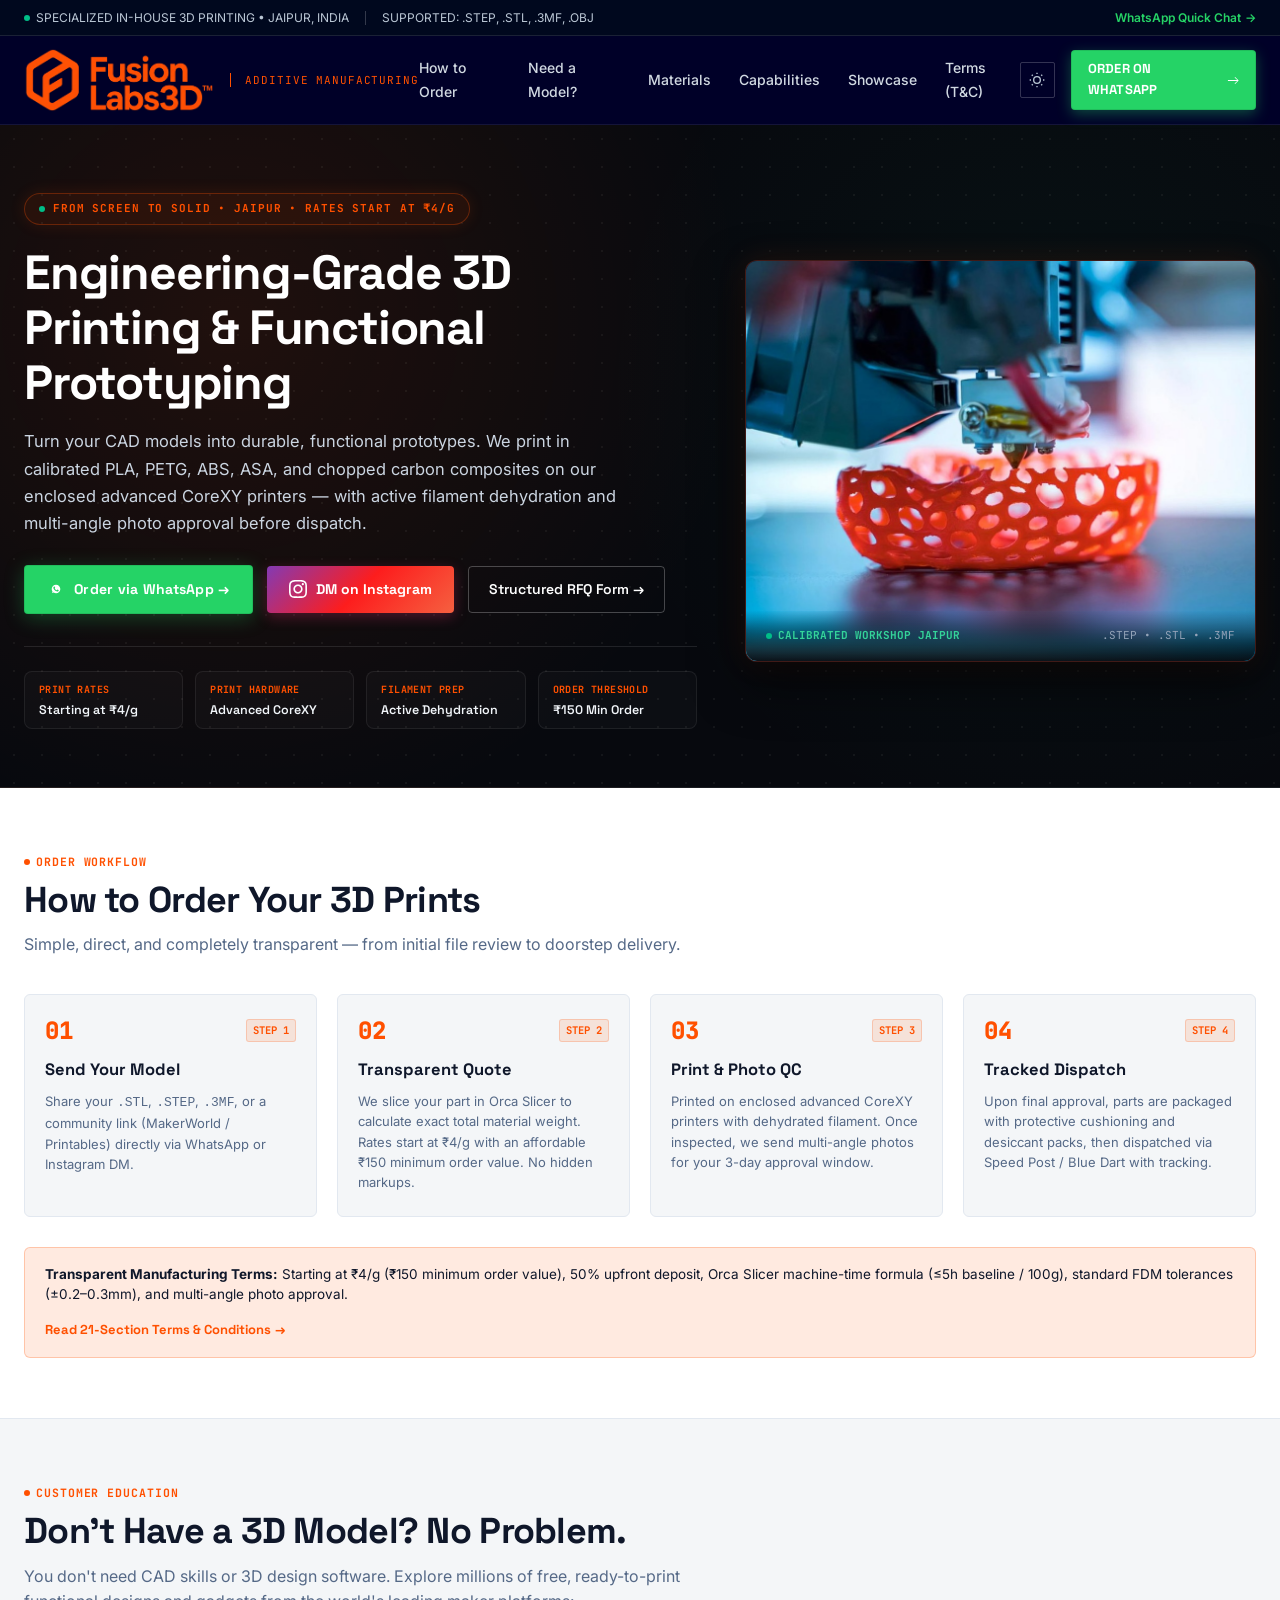
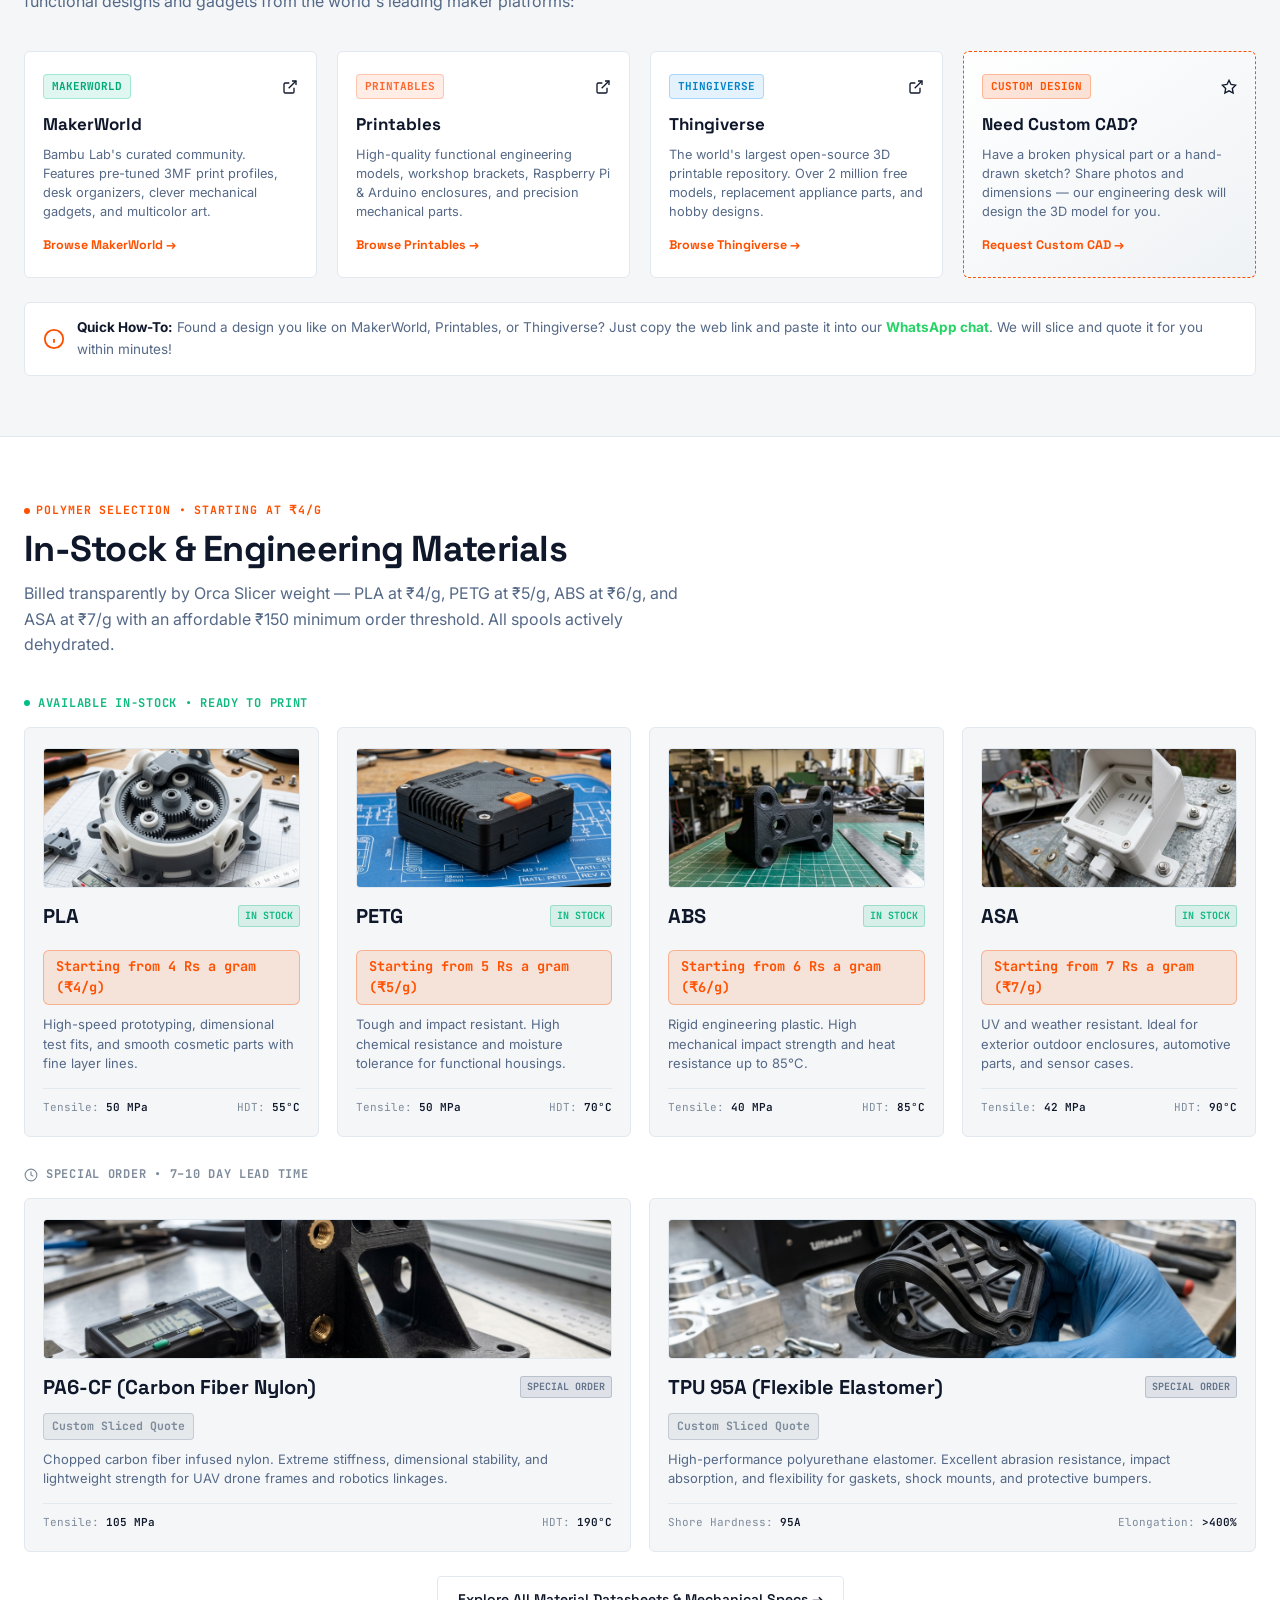
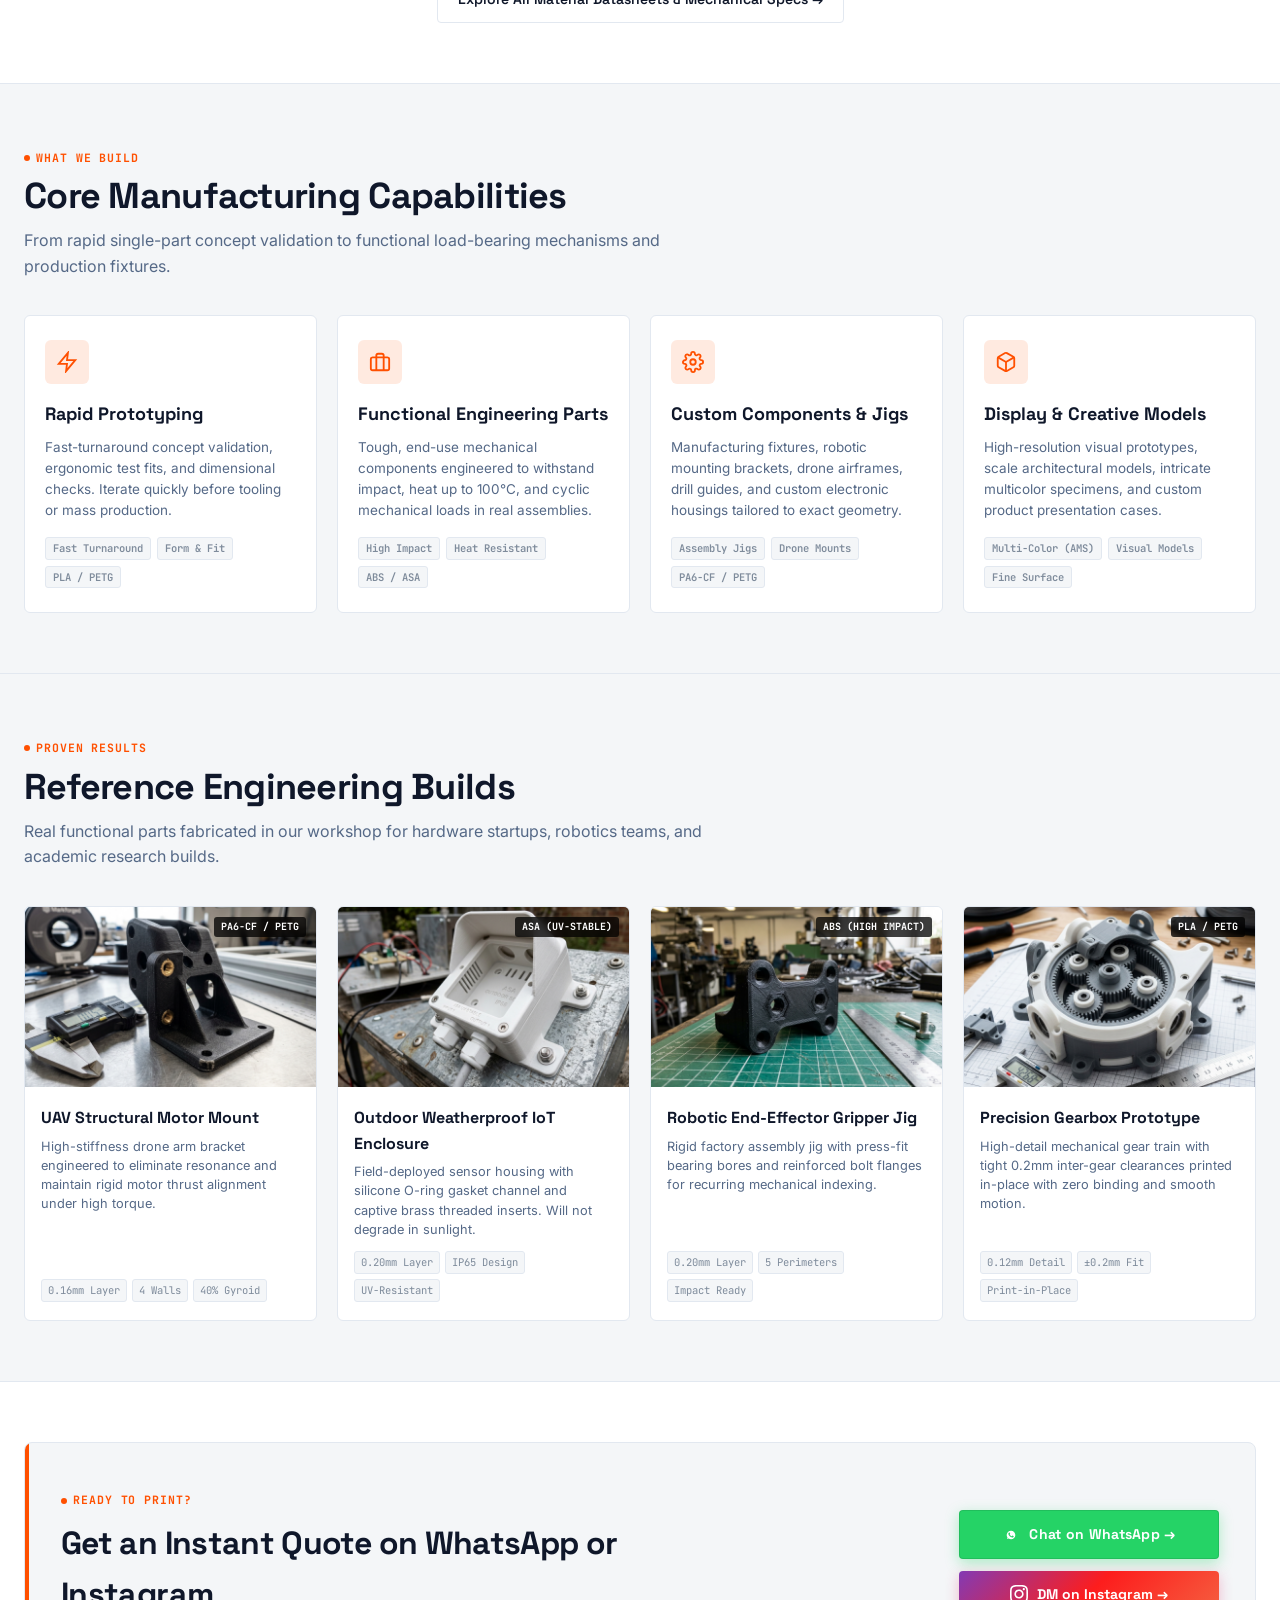
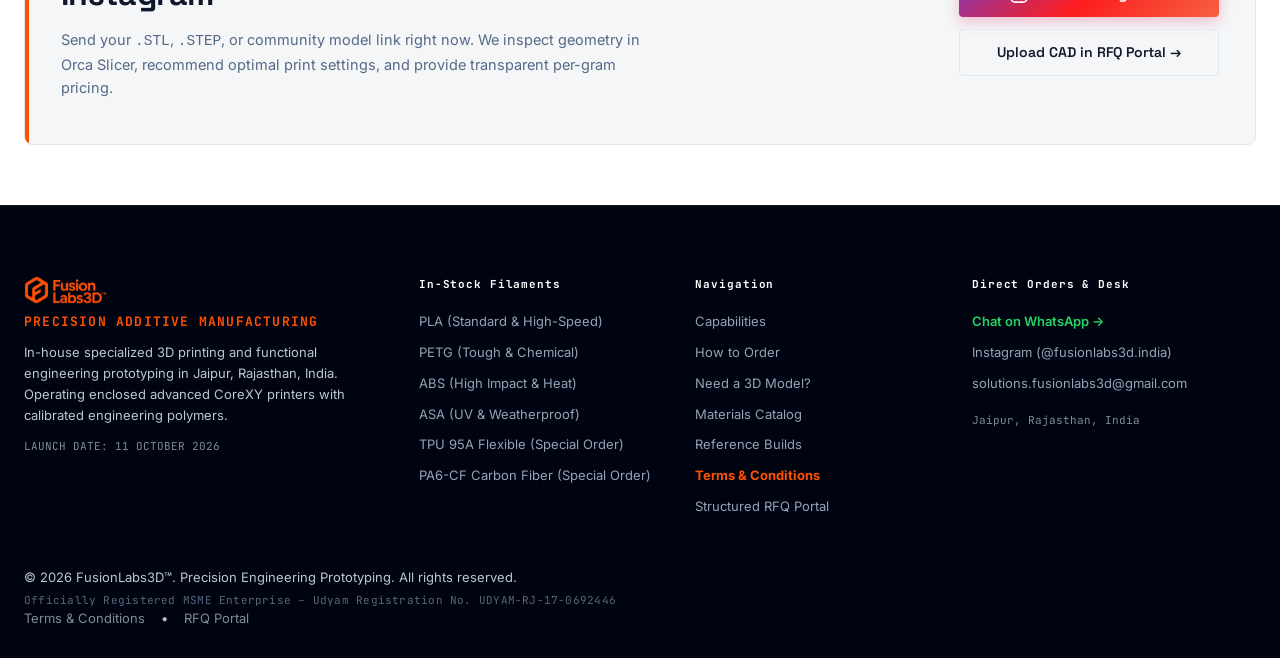
<file: index.html>
<!DOCTYPE html>
<html lang="en">
<head>
  <meta charset="UTF-8">
  <meta name="viewport" content="width=device-width, initial-scale=1.0">
  <meta http-equiv="X-UA-Compatible" content="ie=edge">
  
  <!-- Zero-flicker Dark/Light Theme Initialization -->
  <script>
    (function() {
      try {
        const urlParams = new URLSearchParams(window.location.search);
        const urlTheme = urlParams.get('theme');
        const savedTheme = urlTheme || localStorage.getItem('fusionlabs3d_theme_v2');
        if (savedTheme === 'dark') {
          document.documentElement.setAttribute('data-theme', 'dark');
        } else {
          document.documentElement.setAttribute('data-theme', 'light');
        }
      } catch (e) {}
    })();
  </script>

  <title>FusionLabs3D | Precision 3D Printing &amp; Engineering Prototyping</title>
  
  <meta name="title" content="FusionLabs3D | Precision 3D Printing &amp; Engineering Prototyping">
  <meta name="description" content="In-house engineering 3D printing and rapid prototyping in Jaipur, India. Calibrated PLA, PETG, ABS, ASA, and carbon fiber composites. Instant quotes via WhatsApp and Instagram DM.">
  <meta name="keywords" content="3D printing Jaipur, engineering 3D printing, rapid prototyping, CoreXY 3D printing service, carbon fiber 3D printing, custom enclosures, PLA, PETG, ABS, ASA, PA6-CF">
  <meta name="author" content="FusionLabs3D">
  <meta name="robots" content="index, follow">
  
  <!-- Open Graph / Meta -->
  <meta property="og:type" content="website">
  <meta property="og:url" content="https://fusionlabs3d.in/">
  <meta property="og:title" content="FusionLabs3D | Precision 3D Printing &amp; Engineering Prototyping">
  <meta property="og:description" content="Specialized engineering 3D printing in Jaipur. Instant quote via WhatsApp or Instagram. Calibrated thermoplastics &amp; carbon composites.">
  <meta property="og:image" content="https://fusionlabs3d.in/assets/images/og-preview.png">

  <link rel="canonical" href="https://fusionlabs3d.in/">
  <link rel="icon" type="image/svg+xml" href="assets/logo/favicon.svg?v=3">
  <link rel="icon" type="image/png" sizes="32x32" href="assets/logo/favicon.png?v=3">
  <link rel="alternate icon" type="image/x-icon" href="favicon.ico?v=3">
  <link rel="shortcut icon" href="favicon.ico?v=3">
  <link rel="apple-touch-icon" href="assets/logo/favicon-64.png?v=3">
  <meta name="theme-color" content="#0B1120">

  <!-- Google Fonts: Space Grotesk, Inter & JetBrains Mono -->
  <link rel="preconnect" href="https://fonts.googleapis.com">
  <link rel="preconnect" href="https://fonts.gstatic.com" crossorigin>
  <link href="https://fonts.googleapis.com/css2?family=Inter:wght@400;500;600;700&family=Space+Grotesk:wght@500;600;700;800&family=JetBrains+Mono:wght@400;500;600&display=swap" rel="stylesheet">

  <link rel="stylesheet" href="style.css?v=3.5">

</head>
<body>

  <!-- ==========================================================================
       1. SIEMENS TOP UTILITY BAR
       ========================================================================== -->
  <div class="siemens-top-strip">
    <div class="container siemens-top-inner">
      <div class="top-left-info">
        <span class="top-info-item">
          <span class="top-dot-green"></span>
          <span>SPECIALIZED IN-HOUSE 3D PRINTING &bull; JAIPUR, INDIA</span>
        </span>
        <span class="header-divider-v"></span>
        <span class="top-info-item">SUPPORTED: .STEP, .STL, .3MF, .OBJ</span>
      </div>
      <div class="top-right-nav">
        <a href="#" data-wa data-wa-msg="Hi, I have a 3D printing inquiry" target="_blank" rel="noopener noreferrer" class="top-right-link" style="color: #25D366; font-weight: 600;">
          <span>WhatsApp Quick Chat</span>
          <span>&rarr;</span>
        </a>
      </div>
    </div>
  </div>

  <!-- ==========================================================================
       2. MAIN NAVBAR
       ========================================================================== -->
  <header class="siemens-header" id="header">
    <div class="container siemens-nav-inner">
      <a href="index.html" class="siemens-brand" aria-label="FusionLabs3D Homepage">
        <img src="assets/logo/logo-full.png" alt="FusionLabs3D" class="siemens-logo-img">
        <span class="siemens-brand-sub" style="border-left-color: var(--fl-orange); color: var(--fl-orange);">ADDITIVE MANUFACTURING</span>
      </a>

      <nav aria-label="Primary Navigation">
        <ul class="siemens-nav-links">
          <li class="siemens-nav-item"><a href="#how-it-works">How to Order</a></li>
          <li class="siemens-nav-item"><a href="#no-cad">Need a Model?</a></li>
          <li class="siemens-nav-item"><a href="#materials">Materials</a></li>
          <li class="siemens-nav-item"><a href="#capabilities">Capabilities</a></li>
          <li class="siemens-nav-item"><a href="#showcase">Showcase</a></li>
          <li class="siemens-nav-item"><a href="terms.html">Terms (T&amp;C)</a></li>
        </ul>
      </nav>

      <div class="siemens-header-actions">
        <!-- Theme Toggle -->
        <button class="theme-toggle-siemens" id="themeToggle" aria-label="Toggle Theme" title="Toggle Dark/Light Mode">
          <svg class="theme-icon-sun" viewBox="0 0 24 24" width="16" height="16" fill="none" stroke="currentColor" stroke-width="2">
            <circle cx="12" cy="12" r="5"/>
            <line x1="12" y1="1" x2="12" y2="3"/><line x1="12" y1="21" x2="12" y2="23"/>
            <line x1="4.22" y1="4.22" x2="5.64" y2="5.64"/><line x1="18.36" y1="18.36" x2="19.78" y2="19.78"/>
            <line x1="1" y1="12" x2="3" y2="12"/><line x1="21" y1="12" x2="23" y2="12"/>
            <line x1="4.22" y1="19.78" x2="5.64" y2="18.36"/><line x1="18.36" y1="5.64" x2="19.78" y2="4.22"/>
          </svg>
          <svg class="theme-icon-moon" viewBox="0 0 24 24" width="16" height="16" fill="none" stroke="currentColor" stroke-width="2">
            <path d="M21 12.79A9 9 0 1 1 11.21 3 7 7 0 0 0 21 12.79z"/>
          </svg>
        </button>

        <!-- Direct WhatsApp Action Button in Navbar -->
        <a href="#" data-wa data-wa-msg="Hi, I have a 3D printing inquiry" target="_blank" rel="noopener noreferrer" class="fl-btn-whatsapp" style="padding: 8px 16px; font-size: 13px; min-height: 38px;">
          <span>ORDER ON WHATSAPP</span>
          <svg viewBox="0 0 16 16" width="13" height="13" fill="currentColor">
            <path fill-rule="evenodd" d="M1 8a.5.5 0 0 1 .5-.5h11.793l-3.147-3.146a.5.5 0 0 1 .708-.708l4 4a.5.5 0 0 1 0 .708l-4 4a.5.5 0 0 1-.708-.708L13.293 8.5H1.5A.5.5 0 0 1 1 8z"/>
          </svg>
        </a>

        <!-- Mobile Menu Toggle Button -->
        <button class="mobile-menu-btn" id="mobileNavToggle" aria-label="Toggle Navigation">
          <span class="mobile-bar"></span>
          <span class="mobile-bar"></span>
          <span class="mobile-bar"></span>
        </button>
      </div>
    </div>
  </header>

  <!-- Mobile Navigation Drawer -->
  <div class="siemens-mobile-drawer" id="mobileDrawer" aria-hidden="true">
    <div class="mobile-drawer-header">
      <div class="mobile-drawer-brand">
        <img src="assets/logo/logo-full.png" alt="FusionLabs3D" height="28">
      </div>
      <button class="mobile-drawer-close" id="mobileDrawerClose" aria-label="Close navigation">&times;</button>
    </div>
    <nav class="mobile-drawer-nav">
      <a href="#how-it-works" class="mobile-nav-link">How to Order</a>
      <a href="#no-cad" class="mobile-nav-link">Don't Have a Model?</a>
      <a href="#materials" class="mobile-nav-link">Materials Catalog</a>
      <a href="#capabilities" class="mobile-nav-link">Capabilities</a>
      <a href="#showcase" class="mobile-nav-link">Showcase Specimen</a>
      <a href="terms.html" class="mobile-nav-link" style="color: var(--fl-orange); font-weight: 700;">Terms &amp; Conditions</a>
      <a href="quote.html" class="mobile-nav-link">Structured RFQ Portal</a>
    </nav>
    <div class="mobile-drawer-footer" style="display: flex; flex-direction: column; gap: 10px;">
      <a href="#" data-wa data-wa-msg="Hi, I have a 3D printing inquiry" target="_blank" rel="noopener noreferrer" class="fl-btn-whatsapp" style="width: 100%;">
        <span>Chat on WhatsApp &rarr;</span>
      </a>
      <a href="https://www.instagram.com/fusionlabs3d.india/" target="_blank" rel="noopener noreferrer" class="fl-btn-instagram" style="width: 100%;">
        <span>DM on Instagram &rarr;</span>
      </a>
    </div>
  </div>
  <div class="mobile-drawer-backdrop" id="mobileDrawerBackdrop"></div>

  <main id="main-content">

    <!-- ==========================================================================
         HERO SECTION: STREAMLINED & HIGH IMPACT
         ========================================================================== -->
    <section class="streamlined-hero" id="hero">
      <div class="container">
        <div class="streamlined-hero-grid">
          
          <div class="hero-left-col">
            <div class="hero-kicker-badge">
              <span class="top-dot-green"></span>
              <span>FROM SCREEN TO SOLID &bull; JAIPUR &bull; RATES START AT &#8377;4/g</span>
            </div>
            
            <h1 class="hero-h1">
              Engineering-Grade 3D Printing &amp; Functional Prototyping
            </h1>
            
            <p class="hero-lead-text">
              Turn your CAD models into durable, functional prototypes. We print in calibrated PLA, PETG, ABS, ASA, and chopped carbon composites on our enclosed advanced CoreXY printers &mdash; with active filament dehydration and multi-angle photo approval before dispatch.
            </p>
            
            <!-- Quick Action Buttons -->
            <div class="hero-cta-cluster">
              <a href="#" data-wa data-wa-msg="Hi, I have a 3D printing inquiry" target="_blank" rel="noopener noreferrer" class="fl-btn-whatsapp">
                <svg viewBox="0 0 24 24" width="18" height="18" fill="currentColor">
                  <path d="M12.031 6.172c-3.181 0-5.767 2.586-5.768 5.766-.001 1.298.38 2.27 1.019 3.287l-.582 2.128 2.182-.573c.978.58 1.911.928 3.145.929 3.178 0 5.767-2.587 5.768-5.766.001-3.187-2.575-5.77-5.764-5.771zm3.392 8.244c-.144.405-.837.774-1.17.824-.299.045-.677.063-1.092-.069-.252-.08-.575-.187-.988-.365-1.739-.751-2.874-2.502-2.961-2.617-.087-.116-.708-.94-.708-1.793s.448-1.273.607-1.446c.159-.173.346-.217.462-.217l.332.006c.106.005.249-.04.39.298.144.347.491 1.2.534 1.287.043.087.072.188.014.304-.058.116-.087.188-.173.289l-.26.304c-.087.086-.177.18-.076.354.101.174.449.741.964 1.201.662.591 1.221.774 1.394.86.173.086.275.072.376-.043.101-.116.433-.506.549-.68.116-.173.231-.145.39-.086s1.011.477 1.184.564.289.13.332.202c.045.072.045.419-.1.824z"/>
                </svg>
                <span>Order via WhatsApp &rarr;</span>
              </a>
              
              <a href="https://www.instagram.com/fusionlabs3d.india/" target="_blank" rel="noopener noreferrer" class="fl-btn-instagram">
                <svg viewBox="0 0 24 24" width="18" height="18" fill="currentColor">
                  <path d="M12 2.163c3.204 0 3.584.012 4.85.07 3.252.148 4.771 1.691 4.919 4.919.058 1.265.069 1.645.069 4.849 0 3.205-.012 3.584-.069 4.849-.149 3.225-1.664 4.771-4.919 4.919-1.266.058-1.644.07-4.85.07-3.204 0-3.584-.012-4.849-.07-3.26-.149-4.771-1.699-4.919-4.92-.058-1.265-.07-1.644-.07-4.849 0-3.204.013-3.583.07-4.849.149-3.227 1.664-4.771 4.919-4.919 1.266-.057 1.645-.069 4.849-.069zm0-2.163c-3.259 0-3.667.014-4.947.072-4.358.2-6.78 2.618-6.98 6.98-.059 1.281-.073 1.689-.073 4.948 0 3.259.014 3.668.072 4.948.2 4.358 2.618 6.78 6.98 6.98 1.281.058 1.689.072 4.948.072 3.259 0 3.668-.014 4.948-.072 4.354-.2 6.782-2.618 6.979-6.98.059-1.28.073-1.689.073-4.948 0-3.259-.014-3.667-.072-4.947-.196-4.354-2.617-6.78-6.979-6.98-1.281-.059-1.69-.073-4.949-.073zm0 5.838c-3.403 0-6.162 2.759-6.162 6.162s2.759 6.163 6.162 6.163 6.162-2.759 6.162-6.163c0-3.403-2.759-6.162-6.162-6.162zm0 10.162c-2.209 0-4-1.79-4-4 0-2.209 1.791-4 4-4s4 1.791 4 4c0 2.21-1.791 4-4 4zm6.406-11.845c-.796 0-1.441.645-1.441 1.44s.645 1.44 1.441 1.44c.795 0 1.439-.645 1.439-1.44s-.644-1.44-1.439-1.44z"/>
                </svg>
                <span>DM on Instagram</span>
              </a>

              <a href="quote.html" class="fl-btn-outline" style="color: #FFFFFF; border-color: rgba(255,255,255,0.25);">
                <span>Structured RFQ Form &rarr;</span>
              </a>
            </div>

            <!-- Technical Badges Strip -->
            <div class="hero-hardware-strip">
              <div class="hardware-chip">
                <span class="chip-label">Print Rates</span>
                <span class="chip-value">Starting at &#8377;4/g</span>
              </div>
              <div class="hardware-chip">
                <span class="chip-label">Print Hardware</span>
                <span class="chip-value">Advanced CoreXY</span>
              </div>
              <div class="hardware-chip">
                <span class="chip-label">Filament Prep</span>
                <span class="chip-value">Active Dehydration</span>
              </div>
              <div class="hardware-chip">
                <span class="chip-label">Order Threshold</span>
                <span class="chip-value">&#8377;150 Min Order</span>
              </div>
            </div>
          </div>

          <!-- Hero Right Graphic: Macro Engineering Specimen -->
          <div class="hero-right-col">
            <div class="hero-visual-card">
              <img src="assets/images/hero-slide1-full.jpg" alt="Precision Hotend 3D Printing In-House Prototype" loading="eager">
              <div class="hero-visual-overlay">
                <span class="hero-overlay-tag">
                  <span class="top-dot-green"></span>
                  <span>CALIBRATED WORKSHOP JAIPUR</span>
                </span>
                <span style="font-family: var(--font-mono); font-size: 11px; color: #94A3B8;">.STEP &bull; .STL &bull; .3MF</span>
              </div>
            </div>
          </div>

        </div>
      </div>
    </section>

    <!-- ==========================================================================
         SECTION 1: HOW TO ORDER (4 SIMPLE STEPS)
         ========================================================================== -->
    <section class="order-steps-section" id="how-it-works">
      <div class="container">
        <div class="fl-section-header">
          <span class="fl-eyebrow">ORDER WORKFLOW</span>
          <h2 class="fl-section-title">How to Order Your 3D Prints</h2>
          <p class="fl-section-desc">
            Simple, direct, and completely transparent &mdash; from initial file review to doorstep delivery.
          </p>
        </div>

        <div class="order-steps-grid">
          <!-- Step 1 -->
          <div class="order-step-card">
            <div class="order-step-top">
              <span class="step-num">01</span>
              <span class="step-badge">STEP 1</span>
            </div>
            <h3 class="step-title">Send Your Model</h3>
            <p class="step-desc">
              Share your <code>.STL</code>, <code>.STEP</code>, <code>.3MF</code>, or a community link (MakerWorld / Printables) directly via WhatsApp or Instagram DM.
            </p>
          </div>

          <!-- Step 2 -->
          <div class="order-step-card">
            <div class="order-step-top">
              <span class="step-num">02</span>
              <span class="step-badge">STEP 2</span>
            </div>
            <h3 class="step-title">Transparent Quote</h3>
            <p class="step-desc">
              We slice your part in Orca Slicer to calculate exact total material weight. Rates start at &#8377;4/g with an affordable &#8377;150 minimum order value. No hidden markups.
            </p>
          </div>

          <!-- Step 3 -->
          <div class="order-step-card">
            <div class="order-step-top">
              <span class="step-num">03</span>
              <span class="step-badge">STEP 3</span>
            </div>
            <h3 class="step-title">Print &amp; Photo QC</h3>
            <p class="step-desc">
              Printed on enclosed advanced CoreXY printers with dehydrated filament. Once inspected, we send multi-angle photos for your 3-day approval window.
            </p>
          </div>

          <!-- Step 4 -->
          <div class="order-step-card">
            <div class="order-step-top">
              <span class="step-num">04</span>
              <span class="step-badge">STEP 4</span>
            </div>
            <h3 class="step-title">Tracked Dispatch</h3>
            <p class="step-desc">
              Upon final approval, parts are packaged with protective cushioning and desiccant packs, then dispatched via Speed Post / Blue Dart with tracking.
            </p>
          </div>
        </div>

        <!-- Transparent Terms Callout Banner -->
        <div class="order-terms-banner">
          <div class="order-terms-text">
            <strong>Transparent Manufacturing Terms:</strong> Starting at &#8377;4/g (&#8377;150 minimum order value), 50% upfront deposit, Orca Slicer machine-time formula (&le;5h baseline / 100g), standard FDM tolerances (&plusmn;0.2&ndash;0.3mm), and multi-angle photo approval.
          </div>
          <a href="terms.html" class="order-terms-link">
            <span>Read 21-Section Terms &amp; Conditions</span>
            <span>&rarr;</span>
          </a>
        </div>
      </div>
    </section>

    <!-- ==========================================================================
         SECTION 3: DON'T HAVE A 3D MODEL? (CUSTOMER EDUCATION)
         ========================================================================== -->
    <section class="no-cad-section" id="no-cad">
      <div class="container">
        <div class="fl-section-header">
          <span class="fl-eyebrow">CUSTOMER EDUCATION</span>
          <h2 class="fl-section-title">Don't Have a 3D Model? No Problem.</h2>
          <p class="fl-section-desc">
            You don't need CAD skills or 3D design software. Explore millions of free, ready-to-print functional designs and gadgets from the world's leading maker platforms:
          </p>
        </div>

        <div class="no-cad-grid">
          <!-- Platform 1: MakerWorld -->
          <a href="https://makerworld.com/" target="_blank" rel="noopener noreferrer" class="no-cad-card">
            <div class="platform-brand-row">
              <span class="platform-badge makerworld">MAKERWORLD</span>
              <svg viewBox="0 0 24 24" width="16" height="16" fill="none" stroke="currentColor" stroke-width="2">
                <path d="M18 13v6a2 2 0 0 1-2 2H5a2 2 0 0 1-2-2V8a2 2 0 0 1 2-2h6"/>
                <polyline points="15 3 21 3 21 9"/>
                <line x1="10" y1="14" x2="21" y2="3"/>
              </svg>
            </div>
            <h3 class="platform-name">MakerWorld</h3>
            <p class="platform-desc">
              Bambu Lab's curated community. Features pre-tuned 3MF print profiles, desk organizers, clever mechanical gadgets, and multicolor art.
            </p>
            <span class="platform-action">Browse MakerWorld &rarr;</span>
          </a>

          <!-- Platform 2: Printables -->
          <a href="https://www.printables.com/" target="_blank" rel="noopener noreferrer" class="no-cad-card">
            <div class="platform-brand-row">
              <span class="platform-badge printables">PRINTABLES</span>
              <svg viewBox="0 0 24 24" width="16" height="16" fill="none" stroke="currentColor" stroke-width="2">
                <path d="M18 13v6a2 2 0 0 1-2 2H5a2 2 0 0 1-2-2V8a2 2 0 0 1 2-2h6"/>
                <polyline points="15 3 21 3 21 9"/>
                <line x1="10" y1="14" x2="21" y2="3"/>
              </svg>
            </div>
            <h3 class="platform-name">Printables</h3>
            <p class="platform-desc">
              High-quality functional engineering models, workshop brackets, Raspberry Pi &amp; Arduino enclosures, and precision mechanical parts.
            </p>
            <span class="platform-action">Browse Printables &rarr;</span>
          </a>

          <!-- Platform 3: Thingiverse -->
          <a href="https://www.thingiverse.com/" target="_blank" rel="noopener noreferrer" class="no-cad-card">
            <div class="platform-brand-row">
              <span class="platform-badge thingiverse">THINGIVERSE</span>
              <svg viewBox="0 0 24 24" width="16" height="16" fill="none" stroke="currentColor" stroke-width="2">
                <path d="M18 13v6a2 2 0 0 1-2 2H5a2 2 0 0 1-2-2V8a2 2 0 0 1 2-2h6"/>
                <polyline points="15 3 21 3 21 9"/>
                <line x1="10" y1="14" x2="21" y2="3"/>
              </svg>
            </div>
            <h3 class="platform-name">Thingiverse</h3>
            <p class="platform-desc">
              The world's largest open-source 3D printable repository. Over 2 million free models, replacement appliance parts, and hobby designs.
            </p>
            <span class="platform-action">Browse Thingiverse &rarr;</span>
          </a>

          <!-- Custom CAD Path Card -->
          <a href="#" data-wa data-wa-msg="Hi, I need custom CAD modeling for a 3D print" target="_blank" rel="noopener noreferrer" class="no-cad-card no-cad-custom-card">
            <div class="platform-brand-row">
              <span class="platform-badge" style="background: rgba(255,80,0,0.15); color: var(--fl-orange); border: 1px solid rgba(255,80,0,0.3);">CUSTOM DESIGN</span>
              <svg viewBox="0 0 24 24" width="16" height="16" fill="none" stroke="currentColor" stroke-width="2">
                <polygon points="12 2 15.09 8.26 22 9.27 17 14.14 18.18 21.02 12 17.77 5.82 21.02 7 14.14 2 9.27 8.91 8.26 12 2"/>
              </svg>
            </div>
            <h3 class="platform-name">Need Custom CAD?</h3>
            <p class="platform-desc">
              Have a broken physical part or a hand-drawn sketch? Share photos and dimensions &mdash; our engineering desk will design the 3D model for you.
            </p>
            <span class="platform-action" style="color: var(--fl-orange);">Request Custom CAD &rarr;</span>
          </a>
        </div>

        <!-- Quick How-To Tip -->
        <div class="no-cad-tip-box">
          <svg viewBox="0 0 24 24" width="22" height="22" fill="none" stroke="currentColor" stroke-width="2" style="color: var(--fl-orange); flex-shrink: 0;">
            <circle cx="12" cy="12" r="10"/>
            <line x1="12" y1="16" x2="12" y2="12"/>
            <line x1="12" y1="8" x2="12.01" y2="8"/>
          </svg>
          <div>
            <strong>Quick How-To:</strong> Found a design you like on MakerWorld, Printables, or Thingiverse? Just copy the web link and paste it into our <a href="#" data-wa data-wa-msg="Hi, I have a 3D printing inquiry" target="_blank" rel="noopener noreferrer" style="color: #25D366; font-weight: 700; text-decoration: none;">WhatsApp chat</a>. We will slice and quote it for you within minutes!
          </div>
        </div>
      </div>
    </section>

    <!-- ==========================================================================
         SECTION 4: MATERIALS SNAPSHOT (IN-STOCK & SPECIAL ORDER)
         ========================================================================== -->
    <section class="materials-snapshot-section" id="materials">
      <div class="container">
        <div class="fl-section-header">
          <span class="fl-eyebrow">POLYMER SELECTION &bull; STARTING AT &#8377;4/g</span>
          <h2 class="fl-section-title">In-Stock &amp; Engineering Materials</h2>
          <p class="fl-section-desc">
            Billed transparently by Orca Slicer weight &mdash; PLA at &#8377;4/g, PETG at &#8377;5/g, ABS at &#8377;6/g, and ASA at &#8377;7/g with an affordable &#8377;150 minimum order threshold. All spools actively dehydrated.
          </p>
        </div>

        <!-- In-Stock Materials -->
        <div class="mat-snap-group-title" style="color: #10B981;">
          <span class="top-dot-green"></span>
          <span>AVAILABLE IN-STOCK &bull; READY TO PRINT</span>
        </div>

        <div class="mat-snap-grid">
          <!-- PLA -->
          <a href="material.html?mat=pla" class="mat-snap-card">
            <div class="mat-snap-thumb">
              <img src="assets/images/parts/pla-mechanism.jpg" alt="PLA Prototype Mechanism" loading="lazy">
            </div>
            <div class="mat-snap-top">
              <span class="mat-snap-name">PLA</span>
              <span class="mat-snap-badge-ready">IN STOCK</span>
            </div>
            <div class="mat-snap-price-tag" style="display: inline-block; font-family: var(--font-mono, monospace); font-size: 13.5px; font-weight: 700; color: #ff5000; background: rgba(255, 80, 0, 0.12); border: 1px solid rgba(255, 80, 0, 0.35); padding: 5px 12px; border-radius: 6px; margin: 8px 0 10px;">Starting from 4 Rs a gram (&#8377;4/g)</div>
            <p class="mat-snap-desc">
              High-speed prototyping, dimensional test fits, and smooth cosmetic parts with fine layer lines.
            </p>
            <div class="mat-snap-stats">
              <span>Tensile: <b>50 MPa</b></span>
              <span>HDT: <b>55&deg;C</b></span>
            </div>
          </a>

          <!-- PETG -->
          <a href="material.html?mat=petg" class="mat-snap-card">
            <div class="mat-snap-thumb">
              <img src="assets/images/parts/petg-enclosure.jpg" alt="PETG Functional Enclosure" loading="lazy">
            </div>
            <div class="mat-snap-top">
              <span class="mat-snap-name">PETG</span>
              <span class="mat-snap-badge-ready">IN STOCK</span>
            </div>
            <div class="mat-snap-price-tag" style="display: inline-block; font-family: var(--font-mono, monospace); font-size: 13.5px; font-weight: 700; color: #ff5000; background: rgba(255, 80, 0, 0.12); border: 1px solid rgba(255, 80, 0, 0.35); padding: 5px 12px; border-radius: 6px; margin: 8px 0 10px;">Starting from 5 Rs a gram (&#8377;5/g)</div>
            <p class="mat-snap-desc">
              Tough and impact resistant. High chemical resistance and moisture tolerance for functional housings.
            </p>
            <div class="mat-snap-stats">
              <span>Tensile: <b>50 MPa</b></span>
              <span>HDT: <b>70&deg;C</b></span>
            </div>
          </a>

          <!-- ABS -->
          <a href="material.html?mat=abs" class="mat-snap-card">
            <div class="mat-snap-thumb">
              <img src="assets/images/parts/abs-bracket.jpg" alt="ABS Engineering Bracket" loading="lazy">
            </div>
            <div class="mat-snap-top">
              <span class="mat-snap-name">ABS</span>
              <span class="mat-snap-badge-ready">IN STOCK</span>
            </div>
            <div class="mat-snap-price-tag" style="display: inline-block; font-family: var(--font-mono, monospace); font-size: 13.5px; font-weight: 700; color: #ff5000; background: rgba(255, 80, 0, 0.12); border: 1px solid rgba(255, 80, 0, 0.35); padding: 5px 12px; border-radius: 6px; margin: 8px 0 10px;">Starting from 6 Rs a gram (&#8377;6/g)</div>
            <p class="mat-snap-desc">
              Rigid engineering plastic. High mechanical impact strength and heat resistance up to 85&deg;C.
            </p>
            <div class="mat-snap-stats">
              <span>Tensile: <b>40 MPa</b></span>
              <span>HDT: <b>85&deg;C</b></span>
            </div>
          </a>

          <!-- ASA -->
          <a href="material.html?mat=asa" class="mat-snap-card">
            <div class="mat-snap-thumb">
              <img src="assets/images/parts/asa-weatherproof.jpg" alt="ASA Weatherproof Outdoor Enclosure" loading="lazy">
            </div>
            <div class="mat-snap-top">
              <span class="mat-snap-name">ASA</span>
              <span class="mat-snap-badge-ready">IN STOCK</span>
            </div>
            <div class="mat-snap-price-tag" style="display: inline-block; font-family: var(--font-mono, monospace); font-size: 13.5px; font-weight: 700; color: #ff5000; background: rgba(255, 80, 0, 0.12); border: 1px solid rgba(255, 80, 0, 0.35); padding: 5px 12px; border-radius: 6px; margin: 8px 0 10px;">Starting from 7 Rs a gram (&#8377;7/g)</div>
            <p class="mat-snap-desc">
              UV and weather resistant. Ideal for exterior outdoor enclosures, automotive parts, and sensor cases.
            </p>
            <div class="mat-snap-stats">
              <span>Tensile: <b>42 MPa</b></span>
              <span>HDT: <b>90&deg;C</b></span>
            </div>
          </a>
        </div>

        <!-- Special Order Materials -->
        <div class="mat-snap-group-title" style="color: var(--text-light); margin-top: 10px;">
          <svg viewBox="0 0 24 24" width="14" height="14" fill="none" stroke="currentColor" stroke-width="2">
            <circle cx="12" cy="12" r="10"/>
            <polyline points="12 6 12 12 16 14"/>
          </svg>
          <span>SPECIAL ORDER &bull; 7&ndash;10 DAY LEAD TIME</span>
        </div>

        <div class="mat-snap-grid special">
          <!-- PA6-CF -->
          <a href="material.html?mat=pa-cf" class="mat-snap-card">
            <div class="mat-snap-thumb">
              <img src="assets/images/parts/pa6cf-bracket.jpg" alt="PA6-CF Structural Bracket" loading="lazy">
            </div>
            <div class="mat-snap-top">
              <span class="mat-snap-name">PA6-CF (Carbon Fiber Nylon)</span>
              <span class="mat-snap-badge-special">SPECIAL ORDER</span>
            </div>
            <div class="mat-snap-price-tag special">Custom Sliced Quote</div>
            <p class="mat-snap-desc">
              Chopped carbon fiber infused nylon. Extreme stiffness, dimensional stability, and lightweight strength for UAV drone frames and robotics linkages.
            </p>
            <div class="mat-snap-stats">
              <span>Tensile: <b>105 MPa</b></span>
              <span>HDT: <b>190&deg;C</b></span>
            </div>
          </a>

          <!-- TPU 95A -->
          <a href="material.html?mat=tpu" class="mat-snap-card">
            <div class="mat-snap-thumb">
              <img src="assets/images/parts/tpu-gasket.jpg" alt="TPU Flexible Gasket" loading="lazy">
            </div>
            <div class="mat-snap-top">
              <span class="mat-snap-name">TPU 95A (Flexible Elastomer)</span>
              <span class="mat-snap-badge-special">SPECIAL ORDER</span>
            </div>
            <div class="mat-snap-price-tag special">Custom Sliced Quote</div>
            <p class="mat-snap-desc">
              High-performance polyurethane elastomer. Excellent abrasion resistance, impact absorption, and flexibility for gaskets, shock mounts, and protective bumpers.
            </p>
            <div class="mat-snap-stats">
              <span>Shore Hardness: <b>95A</b></span>
              <span>Elongation: <b>&gt;400%</b></span>
            </div>
          </a>
        </div>

        <div style="text-align: center; margin-top: 24px;">
          <a href="material.html" class="fl-btn-outline">
            <span>Explore All Material Datasheets &amp; Mechanical Specs &rarr;</span>
          </a>
        </div>
      </div>
    </section>

    <!-- ==========================================================================
         SECTION 4: CAPABILITIES (4 CARDS)
         ========================================================================== -->
    <section class="capabilities-section" id="capabilities">
      <div class="container">
        <div class="fl-section-header">
          <span class="fl-eyebrow">WHAT WE BUILD</span>
          <h2 class="fl-section-title">Core Manufacturing Capabilities</h2>
          <p class="fl-section-desc">
            From rapid single-part concept validation to functional load-bearing mechanisms and production fixtures.
          </p>
        </div>

        <div class="capabilities-grid">
          <!-- Card 1 -->
          <div class="capability-card">
            <div class="cap-icon-box">
              <svg viewBox="0 0 24 24" width="22" height="22" fill="none" stroke="currentColor" stroke-width="2">
                <polygon points="13 2 3 14 12 14 11 22 21 10 12 10 13 2"/>
              </svg>
            </div>
            <h3 class="cap-title">Rapid Prototyping</h3>
            <p class="cap-desc">
              Fast-turnaround concept validation, ergonomic test fits, and dimensional checks. Iterate quickly before tooling or mass production.
            </p>
            <div class="cap-tags-row">
              <span class="cap-tag">Fast Turnaround</span>
              <span class="cap-tag">Form &amp; Fit</span>
              <span class="cap-tag">PLA / PETG</span>
            </div>
          </div>

          <!-- Card 2 -->
          <div class="capability-card">
            <div class="cap-icon-box">
              <svg viewBox="0 0 24 24" width="22" height="22" fill="none" stroke="currentColor" stroke-width="2">
                <rect x="2" y="7" width="20" height="14" rx="2" ry="2"/>
                <path d="M16 21V5a2 2 0 0 0-2-2h-4a2 2 0 0 0-2 2v16"/>
              </svg>
            </div>
            <h3 class="cap-title">Functional Engineering Parts</h3>
            <p class="cap-desc">
              Tough, end-use mechanical components engineered to withstand impact, heat up to 100&deg;C, and cyclic mechanical loads in real assemblies.
            </p>
            <div class="cap-tags-row">
              <span class="cap-tag">High Impact</span>
              <span class="cap-tag">Heat Resistant</span>
              <span class="cap-tag">ABS / ASA</span>
            </div>
          </div>

          <!-- Card 3 -->
          <div class="capability-card">
            <div class="cap-icon-box">
              <svg viewBox="0 0 24 24" width="22" height="22" fill="none" stroke="currentColor" stroke-width="2">
                <circle cx="12" cy="12" r="3"/>
                <path d="M19.4 15a1.65 1.65 0 0 0 .33 1.82l.06.06a2 2 0 0 1 0 2.83 2 2 0 0 1-2.83 0l-.06-.06a1.65 1.65 0 0 0-1.82-.33 1.65 1.65 0 0 0-1 1.51V21a2 2 0 0 1-2 2 2 2 0 0 1-2-2v-.09A1.65 1.65 0 0 0 9 19.4a1.65 1.65 0 0 0-1.82.33l-.06.06a2 2 0 0 1-2.83 0 2 2 0 0 1 0-2.83l.06-.06a1.65 1.65 0 0 0 .33-1.82 1.65 1.65 0 0 0-1.51-1H3a2 2 0 0 1-2-2 2 2 0 0 1 2-2h.09A1.65 1.65 0 0 0 4.6 9a1.65 1.65 0 0 0-.33-1.82l-.06-.06a2 2 0 0 1 0-2.83 2 2 0 0 1 2.83 0l.06.06a1.65 1.65 0 0 0 1.82.33H9a1.65 1.65 0 0 0 1-1.51V3a2 2 0 0 1 2-2 2 2 0 0 1 2 2v.09a1.65 1.65 0 0 0 1 1.51 1.65 1.65 0 0 0 1.82-.33l.06-.06a2 2 0 0 1 2.83 0 2 2 0 0 1 0 2.83l-.06.06a1.65 1.65 0 0 0-.33 1.82V9a1.65 1.65 0 0 0 1.51 1H21a2 2 0 0 1 2 2 2 2 0 0 1-2 2h-.09a1.65 1.65 0 0 0-1.51 1z"/>
              </svg>
            </div>
            <h3 class="cap-title">Custom Components &amp; Jigs</h3>
            <p class="cap-desc">
              Manufacturing fixtures, robotic mounting brackets, drone airframes, drill guides, and custom electronic housings tailored to exact geometry.
            </p>
            <div class="cap-tags-row">
              <span class="cap-tag">Assembly Jigs</span>
              <span class="cap-tag">Drone Mounts</span>
              <span class="cap-tag">PA6-CF / PETG</span>
            </div>
          </div>

          <!-- Card 4 -->
          <div class="capability-card">
            <div class="cap-icon-box">
              <svg viewBox="0 0 24 24" width="22" height="22" fill="none" stroke="currentColor" stroke-width="2">
                <path d="M21 16V8a2 2 0 0 0-1-1.73l-7-4a2 2 0 0 0-2 0l-7 4A2 2 0 0 0 3 8v8a2 2 0 0 0 1 1.73l7 4a2 2 0 0 0 2 0l7-4A2 2 0 0 0 21 16z"/>
                <polyline points="3.27 6.96 12 12.01 20.73 6.96"/>
                <line x1="12" y1="22.08" x2="12" y2="12"/>
              </svg>
            </div>
            <h3 class="cap-title">Display &amp; Creative Models</h3>
            <p class="cap-desc">
              High-resolution visual prototypes, scale architectural models, intricate multicolor specimens, and custom product presentation cases.
            </p>
            <div class="cap-tags-row">
              <span class="cap-tag">Multi-Color (AMS)</span>
              <span class="cap-tag">Visual Models</span>
              <span class="cap-tag">Fine Surface</span>
            </div>
          </div>
        </div>
      </div>
    </section>

    <!-- ==========================================================================
         SECTION 5: REAL ENGINEERING BUILDS SHOWCASE (4 PARTS)
         ========================================================================== -->
    <section class="showcase-section" id="showcase">
      <div class="container">
        <div class="fl-section-header">
          <span class="fl-eyebrow">PROVEN RESULTS</span>
          <h2 class="fl-section-title">Reference Engineering Builds</h2>
          <p class="fl-section-desc">
            Real functional parts fabricated in our workshop for hardware startups, robotics teams, and academic research builds.
          </p>
        </div>

        <div class="projects-grid">
          <!-- Part 1 -->
          <div class="project-card">
            <div class="project-img-box">
              <img src="assets/images/parts/pa6cf-bracket.jpg" alt="Carbon Fiber UAV Motor Mount" loading="lazy">
              <span class="project-mat-tag">PA6-CF / PETG</span>
            </div>
            <div class="project-body">
              <h3 class="project-title">UAV Structural Motor Mount</h3>
              <p class="project-desc">
                High-stiffness drone arm bracket engineered to eliminate resonance and maintain rigid motor thrust alignment under high torque.
              </p>
              <div class="project-specs">
                <span class="project-spec-pill">0.16mm Layer</span>
                <span class="project-spec-pill">4 Walls</span>
                <span class="project-spec-pill">40% Gyroid</span>
              </div>
            </div>
          </div>

          <!-- Part 2 -->
          <div class="project-card">
            <div class="project-img-box">
              <img src="assets/images/parts/asa-weatherproof.jpg" alt="Outdoor Weatherproof IoT Enclosure" loading="lazy">
              <span class="project-mat-tag">ASA (UV-STABLE)</span>
            </div>
            <div class="project-body">
              <h3 class="project-title">Outdoor Weatherproof IoT Enclosure</h3>
              <p class="project-desc">
                Field-deployed sensor housing with silicone O-ring gasket channel and captive brass threaded inserts. Will not degrade in sunlight.
              </p>
              <div class="project-specs">
                <span class="project-spec-pill">0.20mm Layer</span>
                <span class="project-spec-pill">IP65 Design</span>
                <span class="project-spec-pill">UV-Resistant</span>
              </div>
            </div>
          </div>

          <!-- Part 3 -->
          <div class="project-card">
            <div class="project-img-box">
              <img src="assets/images/parts/abs-bracket.jpg" alt="Industrial Robot Calibration Jig" loading="lazy">
              <span class="project-mat-tag">ABS (HIGH IMPACT)</span>
            </div>
            <div class="project-body">
              <h3 class="project-title">Robotic End-Effector Gripper Jig</h3>
              <p class="project-desc">
                Rigid factory assembly jig with press-fit bearing bores and reinforced bolt flanges for recurring mechanical indexing.
              </p>
              <div class="project-specs">
                <span class="project-spec-pill">0.20mm Layer</span>
                <span class="project-spec-pill">5 Perimeters</span>
                <span class="project-spec-pill">Impact Ready</span>
              </div>
            </div>
          </div>

          <!-- Part 4 -->
          <div class="project-card">
            <div class="project-img-box">
              <img src="assets/images/parts/pla-mechanism.jpg" alt="Precision Planetary Gearbox Mechanism" loading="lazy">
              <span class="project-mat-tag">PLA / PETG</span>
            </div>
            <div class="project-body">
              <h3 class="project-title">Precision Gearbox Prototype</h3>
              <p class="project-desc">
                High-detail mechanical gear train with tight 0.2mm inter-gear clearances printed in-place with zero binding and smooth motion.
              </p>
              <div class="project-specs">
                <span class="project-spec-pill">0.12mm Detail</span>
                <span class="project-spec-pill">&plusmn;0.2mm Fit</span>
                <span class="project-spec-pill">Print-in-Place</span>
              </div>
            </div>
          </div>
        </div>
      </div>
    </section>

    <!-- ==========================================================================
         SECTION 6: DIRECT CALL-TO-ACTION BANNER
         ========================================================================== -->
    <section class="direct-cta-section" id="contact">
      <div class="container">
        <div class="direct-cta-box">
          <div class="direct-cta-text">
            <div class="fl-eyebrow">READY TO PRINT?</div>
            <h2 class="direct-cta-title">Get an Instant Quote on WhatsApp or Instagram</h2>
            <p class="direct-cta-desc">
              Send your <code>.STL</code>, <code>.STEP</code>, or community model link right now. We inspect geometry in Orca Slicer, recommend optimal print settings, and provide transparent per-gram pricing.
            </p>
          </div>

          <div class="direct-cta-actions">
            <a href="#" data-wa data-wa-msg="Hi, I have a 3D printing inquiry" target="_blank" rel="noopener noreferrer" class="fl-btn-whatsapp" style="width: 100%;">
              <svg viewBox="0 0 24 24" width="18" height="18" fill="currentColor">
                <path d="M12.031 6.172c-3.181 0-5.767 2.586-5.768 5.766-.001 1.298.38 2.27 1.019 3.287l-.582 2.128 2.182-.573c.978.58 1.911.928 3.145.929 3.178 0 5.767-2.587 5.768-5.766.001-3.187-2.575-5.77-5.764-5.771zm3.392 8.244c-.144.405-.837.774-1.17.824-.299.045-.677.063-1.092-.069-.252-.08-.575-.187-.988-.365-1.739-.751-2.874-2.502-2.961-2.617-.087-.116-.708-.94-.708-1.793s.448-1.273.607-1.446c.159-.173.346-.217.462-.217l.332.006c.106.005.249-.04.39.298.144.347.491 1.2.534 1.287.043.087.072.188.014.304-.058.116-.087.188-.173.289l-.26.304c-.087.086-.177.18-.076.354.101.174.449.741.964 1.201.662.591 1.221.774 1.394.86.173.086.275.072.376-.043.101-.116.433-.506.549-.68.116-.173.231-.145.39-.086s1.011.477 1.184.564.289.13.332.202c.045.072.045.419-.1.824z"/>
              </svg>
              <span>Chat on WhatsApp &rarr;</span>
            </a>

            <a href="https://www.instagram.com/fusionlabs3d.india/" target="_blank" rel="noopener noreferrer" class="fl-btn-instagram" style="width: 100%;">
              <svg viewBox="0 0 24 24" width="18" height="18" fill="currentColor">
                <path d="M12 2.163c3.204 0 3.584.012 4.85.07 3.252.148 4.771 1.691 4.919 4.919.058 1.265.069 1.645.069 4.849 0 3.205-.012 3.584-.069 4.849-.149 3.225-1.664 4.771-4.919 4.919-1.266.058-1.644.07-4.85.07-3.204 0-3.584-.012-4.849-.07-3.26-.149-4.771-1.699-4.919-4.92-.058-1.265-.07-1.644-.07-4.849 0-3.204.013-3.583.07-4.849.149-3.227 1.664-4.771 4.919-4.919 1.266-.057 1.645-.069 4.849-.069zm0-2.163c-3.259 0-3.667.014-4.947.072-4.358.2-6.78 2.618-6.98 6.98-.059 1.281-.073 1.689-.073 4.948 0 3.259.014 3.668.072 4.948.2 4.358 2.618 6.78 6.98 6.98 1.281.058 1.689.072 4.948.072 3.259 0 3.668-.014 4.948-.072 4.354-.2 6.782-2.618 6.979-6.98.059-1.28.073-1.689.073-4.948 0-3.259-.014-3.667-.072-4.947-.196-4.354-2.617-6.78-6.979-6.98-1.281-.059-1.69-.073-4.949-.073zm0 5.838c-3.403 0-6.162 2.759-6.162 6.162s2.759 6.163 6.162 6.163 6.162-2.759 6.162-6.163c0-3.403-2.759-6.162-6.162-6.162zm0 10.162c-2.209 0-4-1.79-4-4 0-2.209 1.791-4 4-4s4 1.791 4 4c0 2.21-1.791 4-4 4zm6.406-11.845c-.796 0-1.441.645-1.441 1.44s.645 1.44 1.441 1.44c.795 0 1.439-.645 1.439-1.44s-.644-1.44-1.439-1.44z"/>
              </svg>
              <span>DM on Instagram &rarr;</span>
            </a>

            <a href="quote.html" class="fl-btn-outline" style="width: 100%; text-align: center;">
              <span>Upload CAD in RFQ Portal &rarr;</span>
            </a>
          </div>
        </div>
      </div>
    </section>

  </main>

  <!-- ==========================================================================
       SITE FOOTER
       ========================================================================== -->
  <footer class="siemens-footer">
    <div class="container">
      <div class="siemens-footer-grid">
        
        <div>
          <div class="footer-brand-title">
            <img src="assets/logo/logo-full.png" alt="FusionLabs3D" height="28" style="margin-bottom: 8px;">
            <div style="font-size: 13px; color: var(--fl-orange); font-family: var(--font-mono); font-weight: 700;">PRECISION ADDITIVE MANUFACTURING</div>
          </div>
          <p class="footer-desc">
            In-house specialized 3D printing and functional engineering prototyping in Jaipur, Rajasthan, India. Operating enclosed advanced CoreXY printers with calibrated engineering polymers.
          </p>
          <div style="font-family: var(--font-mono); font-size: 11px; color: var(--text-light); margin-top: 12px;">
            LAUNCH DATE: 11 OCTOBER 2026
          </div>
        </div>

        <div>
          <div class="footer-col-title">In-Stock Filaments</div>
          <ul class="footer-nav-list">
            <li><a href="material.html?mat=pla">PLA (Standard &amp; High-Speed)</a></li>
            <li><a href="material.html?mat=petg">PETG (Tough &amp; Chemical)</a></li>
            <li><a href="material.html?mat=abs">ABS (High Impact &amp; Heat)</a></li>
            <li><a href="material.html?mat=asa">ASA (UV &amp; Weatherproof)</a></li>
            <li><a href="material.html?mat=tpu">TPU 95A Flexible (Special Order)</a></li>
            <li><a href="material.html?mat=pa-cf">PA6-CF Carbon Fiber (Special Order)</a></li>
          </ul>
        </div>

        <div>
          <div class="footer-col-title">Navigation</div>
          <ul class="footer-nav-list">
            <li><a href="#capabilities">Capabilities</a></li>
            <li><a href="#how-it-works">How to Order</a></li>
            <li><a href="#no-cad">Need a 3D Model?</a></li>
            <li><a href="#materials">Materials Catalog</a></li>
            <li><a href="#showcase">Reference Builds</a></li>
            <li><a href="terms.html" style="color: var(--fl-orange); font-weight: 700;">Terms &amp; Conditions</a></li>
            <li><a href="quote.html">Structured RFQ Portal</a></li>
          </ul>
        </div>

        <div>
          <div class="footer-col-title">Direct Orders &amp; Desk</div>
          <ul class="footer-nav-list">
            <li><a href="#" data-wa data-wa-msg="Hi, I have a 3D printing inquiry" target="_blank" rel="noopener noreferrer" style="color: #25D366; font-weight: 600;">Chat on WhatsApp &rarr;</a></li>
            <li><a href="https://www.instagram.com/fusionlabs3d.india/" target="_blank" rel="noopener noreferrer">Instagram (@fusionlabs3d.india)</a></li>
            <li><a href="mailto:solutions.fusionlabs3d@gmail.com">solutions.fusionlabs3d@gmail.com</a></li>
            <li style="margin-top: 8px; font-family: var(--font-mono); font-size: 11px; color: var(--text-light);">Jaipur, Rajasthan, India</li>
          </ul>
        </div>
      </div>

      <div class="siemens-footer-bottom">
        <div>
          <div>&copy; 2026 FusionLabs3D&trade;. Precision Engineering Prototyping. All rights reserved.</div>
          <div class="footer-udyam-badge">Officially Registered MSME Enterprise &ndash; Udyam Registration No. UDYAM-RJ-17-0692446</div>
        </div>
        <div style="display: flex; gap: 16px; align-items: center;">
          <a href="terms.html" style="color: var(--text-light); text-decoration: none;">Terms &amp; Conditions</a>
          <span>&bull;</span>
          <a href="quote.html" style="color: var(--text-light); text-decoration: none;">RFQ Portal</a>
        </div>
      </div>
    </div>
  </footer>

  <!-- Scripts -->
  <script>
    (function() {
      // 1. Theme Switcher
      const themeToggle = document.getElementById('themeToggle');
      if (themeToggle) {
        themeToggle.addEventListener('click', function() {
          const current = document.documentElement.getAttribute('data-theme') || 'light';
          const next = current === 'dark' ? 'light' : 'dark';
          document.documentElement.setAttribute('data-theme', next);
          try { localStorage.setItem('fusionlabs3d_theme_v2', next); } catch (e) {}
        });
      }

      // 2. Mobile Drawer Navigation
      const mobileToggle = document.getElementById('mobileNavToggle');
      const mobileDrawer = document.getElementById('mobileDrawer');
      const mobileBackdrop = document.getElementById('mobileDrawerBackdrop');
      const mobileClose = document.getElementById('mobileDrawerClose');
      const mobileLinks = document.querySelectorAll('.mobile-nav-link');

      function openDrawer() {
        if (!mobileDrawer) return;
        mobileDrawer.classList.add('open');
        mobileDrawer.setAttribute('aria-hidden', 'false');
        if (mobileBackdrop) mobileBackdrop.classList.add('active');
        document.body.style.overflow = 'hidden';
      }
      function closeDrawer() {
        if (!mobileDrawer) return;
        mobileDrawer.classList.remove('open');
        mobileDrawer.setAttribute('aria-hidden', 'true');
        if (mobileBackdrop) mobileBackdrop.classList.remove('active');
        document.body.style.overflow = '';
      }

      if (mobileToggle) mobileToggle.addEventListener('click', openDrawer);
      if (mobileClose) mobileClose.addEventListener('click', closeDrawer);
      if (mobileBackdrop) mobileBackdrop.addEventListener('click', closeDrawer);
      mobileLinks.forEach(function(link) {
        link.addEventListener('click', closeDrawer);
      });
    })();
  </script>
  <!-- Anti-Scraper Contact Protection Shield -->
  <script src="assets/js/contact-protect.js"></script>
</body>
</html>
</file>
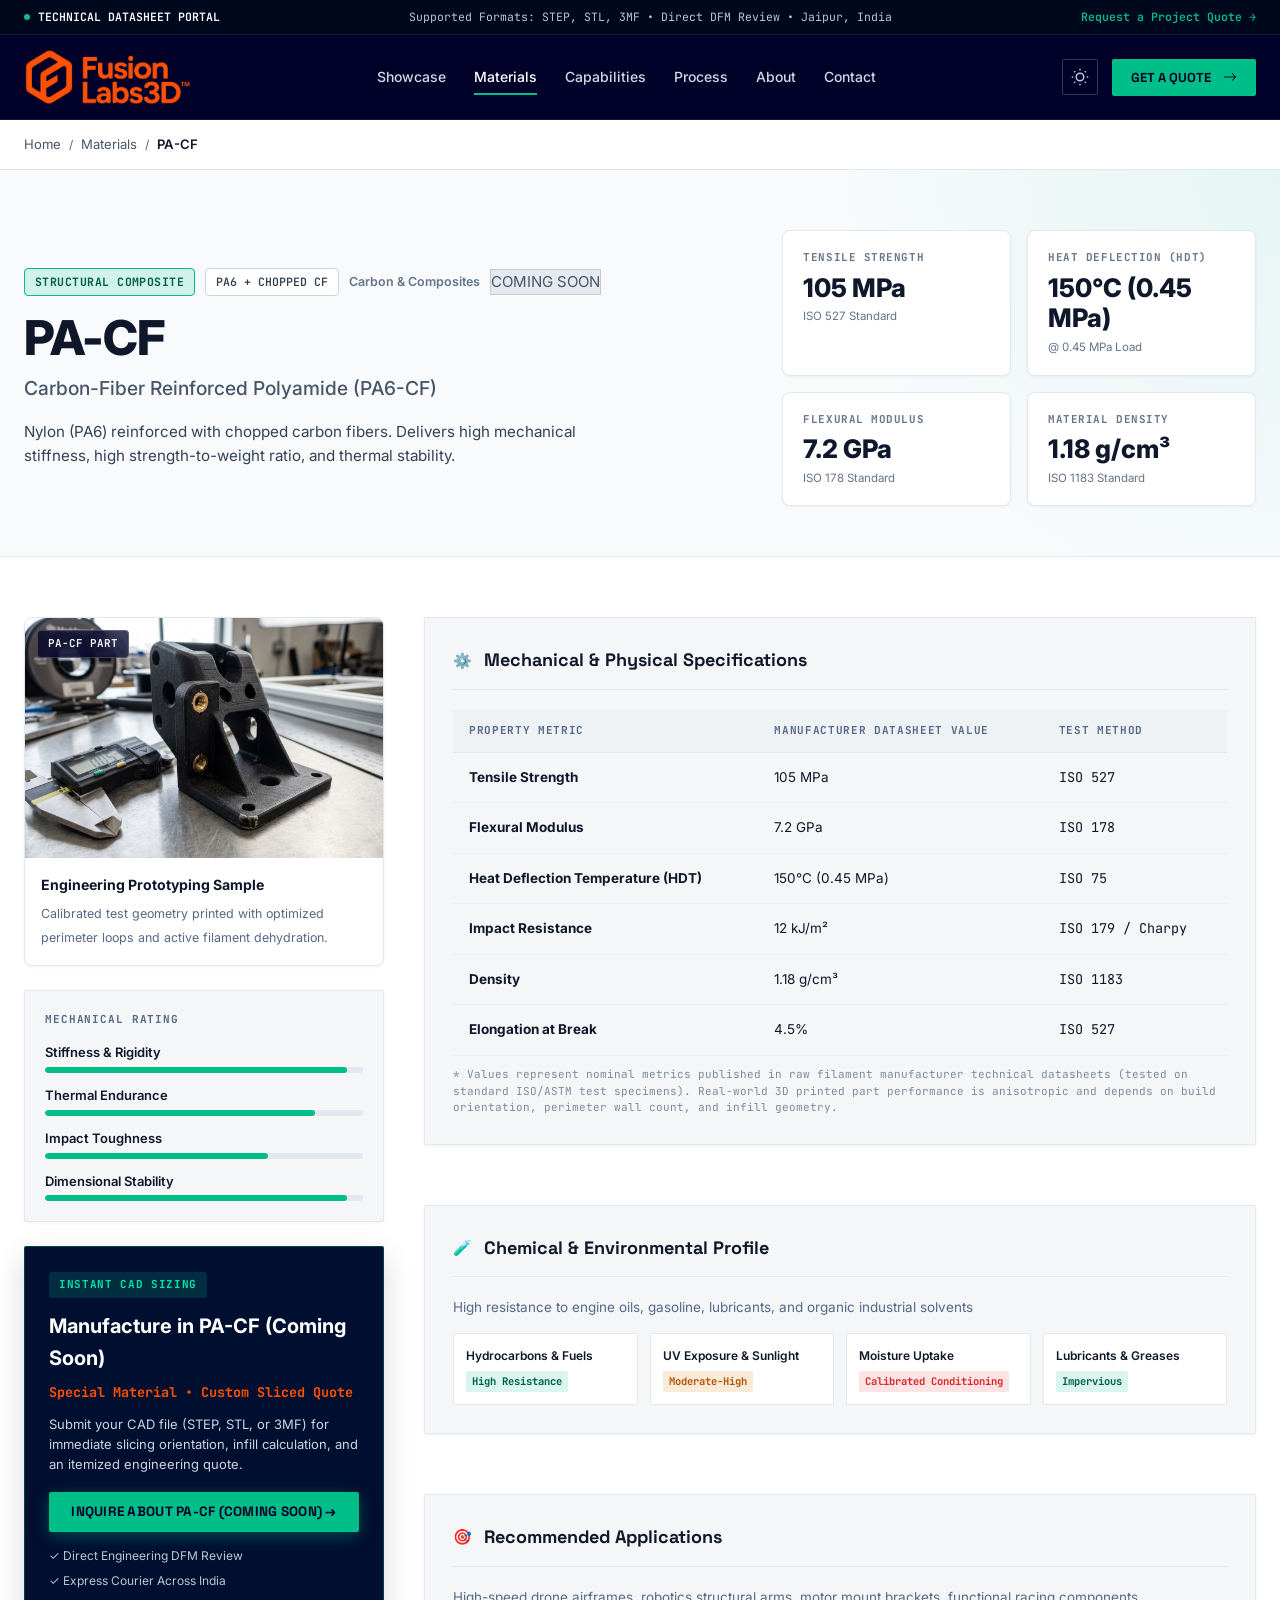
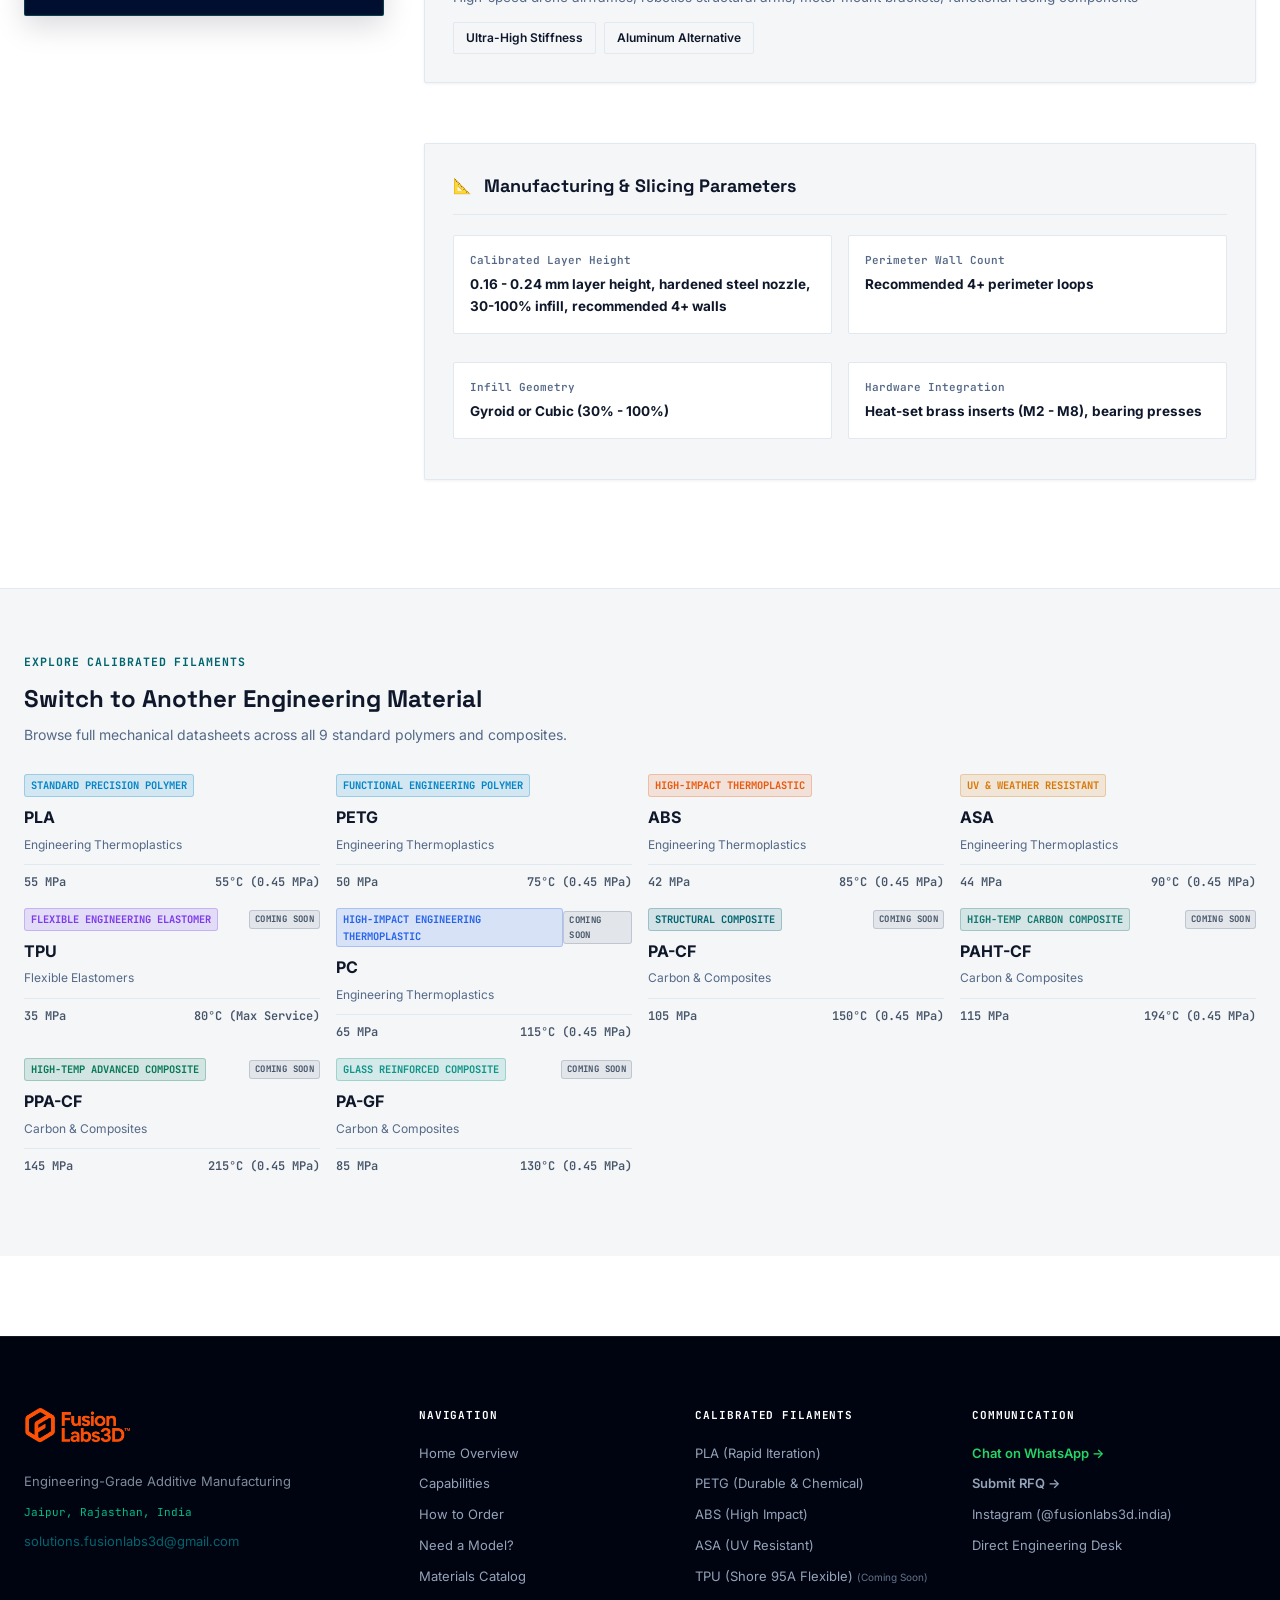
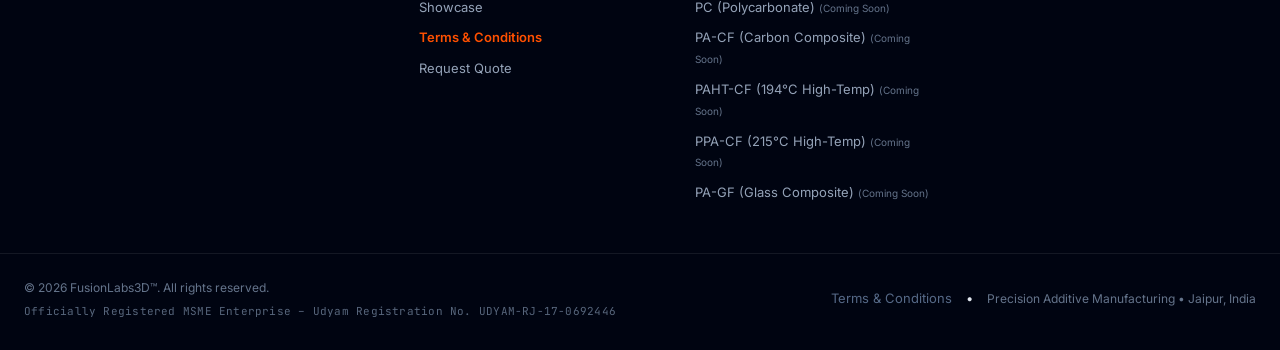
<file: material.html>
<!DOCTYPE html>
<html lang="en">
<head>
  <meta charset="UTF-8">
  <meta name="viewport" content="width=device-width, initial-scale=1.0">
  <meta http-equiv="X-UA-Compatible" content="ie=edge">
  
  <!-- Zero-flicker Dark/Light Theme Initialization -->
  <script>
    (function() {
      try {
        const savedTheme = localStorage.getItem('fusionlabs3d_theme_v2');
        if (savedTheme === 'dark') {
          document.documentElement.setAttribute('data-theme', 'dark');
        } else {
          document.documentElement.setAttribute('data-theme', 'light');
        }
      } catch (e) {}
    })();
  </script>

  <title>Material Datasheet | FusionLabs3D Engineering Materials</title>
  
  <!-- Primary Meta Tags -->
  <meta name="title" content="Material Datasheet | FusionLabs3D Engineering Materials">
  <meta name="description" content="Technical datasheets, mechanical properties, thermal thresholds, and applications for engineering 3D printing filaments: PLA, PETG, TPU, ABS, ASA, PA-CF, PAHT-CF, PA-GF, PPA-CF.">
  <meta name="robots" content="index, follow">
  
  <!-- Canonical URL -->
  <link rel="canonical" href="https://fusionlabs3d.in/material.html">
  
  <!-- Favicons -->
  <link rel="icon" type="image/svg+xml" href="assets/logo/favicon.svg?v=3">
  <link rel="icon" type="image/png" sizes="32x32" href="assets/logo/favicon.png?v=3">
  <link rel="alternate icon" type="image/x-icon" href="favicon.ico?v=3">
  <link rel="shortcut icon" href="favicon.ico?v=3">
  <link rel="apple-touch-icon" href="assets/logo/favicon-64.png?v=3">
  <meta name="theme-color" content="#EA580C">

  <!-- Google Fonts: Space Grotesk, Inter & JetBrains Mono -->
  <link rel="preconnect" href="https://fonts.googleapis.com">
  <link rel="preconnect" href="https://fonts.gstatic.com" crossorigin>
  <link href="https://fonts.googleapis.com/css2?family=Inter:wght@400;500;600;700&family=Space+Grotesk:wght@500;600;700&family=JetBrains+Mono:wght@400;500;600&display=swap" rel="stylesheet">

  <!-- Stylesheet -->
  <link rel="stylesheet" href="style.css?v=3.2">
</head>
<body class="material-page-body">

  <!-- Top Announcement Bar (Siemens Style) -->
  <div class="top-spec-bar">
    <div class="container top-spec-inner">
      <span class="spec-label"><span class="status-dot"></span> TECHNICAL DATASHEET PORTAL</span>
      <span class="spec-detail">Supported Formats: STEP, STL, 3MF &bull; Direct DFM Review &bull; Jaipur, India</span>
      <a href="quote.html" class="spec-link">Request a Project Quote &rarr;</a>
    </div>
  </div>

  <!-- Main Navigation Header (Siemens Style) -->
  <header class="site-header" id="header">
    <div class="container header-inner">
      <a href="index.html" class="brand-logo" aria-label="FusionLabs3D Homepage">
        <img src="assets/logo/logo-full.png" alt="FusionLabs3D Logo" class="brand-img">
      </a>

      <nav class="desktop-nav" aria-label="Primary Navigation">
        <ul class="nav-list">
          <li><a href="index.html#gallery" class="nav-link">Showcase</a></li>
          <li><a href="index.html#materials" class="nav-link active">Materials</a></li>
          <li><a href="index.html#services" class="nav-link">Capabilities</a></li>
          <li><a href="index.html#workflow" class="nav-link">Process</a></li>
          <li><a href="index.html#about" class="nav-link">About</a></li>
          <li><a href="index.html#contact" class="nav-link">Contact</a></li>
        </ul>
      </nav>

      <div class="header-actions">
        <!-- Dark / Light Mode Toggle -->
        <button class="theme-toggle-btn" id="themeToggle" aria-label="Toggle Dark / Light Theme" title="Toggle Dark / Light Theme">
          <svg class="theme-icon-sun" viewBox="0 0 24 24" width="18" height="18" fill="none" stroke="currentColor" stroke-width="2">
            <circle cx="12" cy="12" r="5"/>
            <line x1="12" y1="1" x2="12" y2="3"/><line x1="12" y1="21" x2="12" y2="23"/>
            <line x1="4.22" y1="4.22" x2="5.64" y2="5.64"/><line x1="18.36" y1="18.36" x2="19.78" y2="19.78"/>
            <line x1="1" y1="12" x2="3" y2="12"/><line x1="21" y1="12" x2="23" y2="12"/>
            <line x1="4.22" y1="19.78" x2="5.64" y2="18.36"/><line x1="18.36" y1="5.64" x2="19.78" y2="4.22"/>
          </svg>
          <svg class="theme-icon-moon" viewBox="0 0 24 24" width="18" height="18" fill="none" stroke="currentColor" stroke-width="2">
            <path d="M21 12.79A9 9 0 1 1 11.21 3 7 7 0 0 0 21 12.79z"/>
          </svg>
        </button>

        <a href="quote.html" class="btn btn-primary nav-quote-btn">
          <span>GET A QUOTE</span>
          <svg class="btn-arrow" viewBox="0 0 16 16" width="14" height="14" fill="currentColor">
            <path fill-rule="evenodd" d="M1 8a.5.5 0 0 1 .5-.5h11.793l-3.147-3.146a.5.5 0 0 1 .708-.708l4 4a.5.5 0 0 1 0 .708l-4 4a.5.5 0 0 1-.708-.708L13.293 8.5H1.5A.5.5 0 0 1 1 8z"/>
          </svg>
        </a>

        <!-- Mobile Menu Toggle -->
        <button class="mobile-nav-toggle" id="mobileNavToggle" aria-label="Toggle navigation menu" aria-expanded="false">
          <span class="hamburger-bar"></span>
          <span class="hamburger-bar"></span>
          <span class="hamburger-bar"></span>
        </button>
      </div>
    </div>
  </header>

  <!-- Mobile Navigation Drawer -->
  <div class="mobile-drawer" id="mobileDrawer" aria-hidden="true">
    <div class="mobile-drawer-inner">
      <div class="mobile-drawer-header">
        <img src="assets/logo/logo-full.png" alt="FusionLabs3D" class="drawer-logo" width="150">
        <button class="mobile-drawer-close" id="mobileDrawerClose" aria-label="Close navigation menu">&times;</button>
      </div>
      <ul class="mobile-nav-list">
        <li><a href="index.html" class="mobile-nav-link">Home Overview</a></li>
        <li><a href="index.html#materials" class="mobile-nav-link">Materials Catalog</a></li>
        <li><a href="index.html#services" class="mobile-nav-link">Capabilities</a></li>
        <li><a href="index.html#gallery" class="mobile-nav-link">Showcase</a></li>
        <li><a href="index.html#workflow" class="mobile-nav-link">Process</a></li>
        <li><a href="index.html#contact" class="mobile-nav-link">Contact</a></li>
      </ul>
      <div class="mobile-drawer-footer">
        <a href="quote.html" class="btn btn-primary btn-block">
          <span>GET A QUOTE</span>
        </a>
      </div>
    </div>
  </div>
  <div class="mobile-drawer-backdrop" id="mobileDrawerBackdrop" tabindex="-1"></div>

  <main id="main-content" class="material-datasheet-page">

    <!-- Breadcrumbs (Siemens/Autodesk style) -->
    <div class="datasheet-breadcrumb-bar">
      <div class="container">
        <nav class="breadcrumb-nav" aria-label="Breadcrumb">
          <a href="index.html" class="crumb-link">Home</a>
          <span class="crumb-separator">/</span>
          <a href="index.html#materials" class="crumb-link">Materials</a>
          <span class="crumb-separator">/</span>
          <span class="crumb-current" id="crumbMatName">PA-CF</span>
        </nav>
      </div>
    </div>

    <!-- Specification Hero Banner -->
    <section class="datasheet-hero">
      <div class="container">
        <div class="datasheet-hero-grid">
          <div class="datasheet-hero-info">
            <div class="datasheet-meta-strip">
              <span class="datasheet-class-badge" id="matClassification">STRUCTURAL COMPOSITE</span>
              <span class="datasheet-code-badge" id="matCode">PA6 + CHOPPED CF</span>
              <span class="datasheet-category-badge" id="matCategory">Carbon &amp; Composites</span>
              <span class="datasheet-status-badge" id="matStatusBadge">READY TO PRINT</span>
            </div>
            <h1 class="datasheet-title" id="matTitle">PA-CF</h1>
            <p class="datasheet-subtitle" id="matFullName">Carbon-Fiber Reinforced Polyamide (PA6-CF)</p>
            <p class="datasheet-lead" id="matSummary">
              Nylon (PA6) reinforced with chopped carbon fibers. Delivers high mechanical stiffness, high strength-to-weight ratio, and thermal stability.
            </p>
          </div>

          <div class="datasheet-hero-metrics">
            <div class="spec-kpi-card">
              <span class="kpi-label">TENSILE STRENGTH</span>
              <span class="kpi-value" id="matTensile">105 MPa</span>
              <span class="kpi-sub">ISO 527 Standard</span>
            </div>
            <div class="spec-kpi-card">
              <span class="kpi-label">HEAT DEFLECTION (HDT)</span>
              <span class="kpi-value" id="matHDT">150°C</span>
              <span class="kpi-sub">@ 0.45 MPa Load</span>
            </div>
            <div class="spec-kpi-card">
              <span class="kpi-label">FLEXURAL MODULUS</span>
              <span class="kpi-value" id="matFlexural">7.2 GPa</span>
              <span class="kpi-sub">ISO 178 Standard</span>
            </div>
            <div class="spec-kpi-card">
              <span class="kpi-label">MATERIAL DENSITY</span>
              <span class="kpi-value" id="matDensity">1.18 g/cm³</span>
              <span class="kpi-sub">ISO 1183 Standard</span>
            </div>
          </div>
        </div>
      </div>
    </section>

    <!-- Main Two-Column Technical Detail Section -->
    <section class="datasheet-content-section">
      <div class="container">
        <div class="datasheet-layout-grid">

          <!-- Left Column: Visual & Action Card -->
          <div class="datasheet-sidebar-col">
            <!-- Part Photo Card -->
            <div class="datasheet-media-card">
              <div class="media-frame">
                <img src="assets/images/parts/pa6cf-bracket.jpg" alt="Engineering component in PA-CF" class="datasheet-main-img" id="matImage">
                <div class="media-tag-overlay" id="matOverlayTag">CALIBRATED SAMPLE</div>
              </div>
              <div class="media-caption">
                <span class="media-caption-title" id="matCaptionTitle">Engineering Prototyping Sample</span>
                <span class="media-caption-desc">Calibrated test geometry printed with optimized perimeter loops and active filament dehydration.</span>
              </div>
            </div>

            <!-- Mechanical Suitability Indicators -->
            <div class="datasheet-suitability-card">
              <h3 class="suitability-title">MECHANICAL RATING</h3>
              <div class="suitability-row">
                <span class="suitability-label">Stiffness &amp; Rigidity</span>
                <div class="suitability-track"><div class="suitability-bar" id="barStiffness" style="width: 95%;"></div></div>
              </div>
              <div class="suitability-row">
                <span class="suitability-label">Thermal Endurance</span>
                <div class="suitability-track"><div class="suitability-bar" id="barThermal" style="width: 85%;"></div></div>
              </div>
              <div class="suitability-row">
                <span class="suitability-label">Impact Toughness</span>
                <div class="suitability-track"><div class="suitability-bar" id="barImpact" style="width: 70%;"></div></div>
              </div>
              <div class="suitability-row">
                <span class="suitability-label">Dimensional Stability</span>
                <div class="suitability-track"><div class="suitability-bar" id="barStability" style="width: 95%;"></div></div>
              </div>
            </div>

            <!-- Prominent Direct Quote / Order Box (Amazon-style Conversion) -->
            <div class="datasheet-rfq-action-card">
              <div class="rfq-action-badge">INSTANT CAD SIZING</div>
              <h3 class="rfq-action-title">Manufacture in <span id="rfqMatTarget">PA-CF</span></h3>
              <div id="matPricingRate" style="font-family: var(--font-mono, monospace); font-size: 13.5px; font-weight: 700; color: var(--fl-orange, #FF5000); margin: 6px 0 10px;">Starting at &#8377;4 / g &bull; &#8377;150 Min Order</div>
              <p class="rfq-action-desc">
                Submit your CAD file (STEP, STL, or 3MF) for immediate slicing orientation, infill calculation, and an itemized engineering quote.
              </p>
              <a href="quote.html?material=pa-cf" class="btn btn-primary btn-block rfq-action-btn" id="matQuoteBtn">
                <span>REQUEST A QUOTE WITH THIS MATERIAL &rarr;</span>
              </a>
              <div class="rfq-action-guarantees">
                <span class="action-guarantee-item">&check; Direct Engineering DFM Review</span>
                <span class="action-guarantee-item">&check; Express Courier Across India</span>
              </div>
            </div>
          </div>

          <!-- Right Column: Full Technical Datasheet -->
          <div class="datasheet-main-col">

            <!-- Section 1: Mechanical Properties Table -->
            <div class="datasheet-block">
              <div class="block-header">
                <span class="block-icon">⚙️</span>
                <h2 class="block-title">Mechanical &amp; Physical Specifications</h2>
              </div>
              <div class="table-responsive">
                <table class="specs-table">
                  <thead>
                    <tr>
                      <th>Property Metric</th>
                      <th>Manufacturer Datasheet Value</th>
                      <th>Test Method</th>
                    </tr>
                  </thead>
                  <tbody>
                    <tr>
                      <td><strong>Tensile Strength</strong></td>
                      <td id="tableTensile">105 MPa</td>
                      <td class="text-mono">ISO 527</td>
                    </tr>
                    <tr>
                      <td><strong>Flexural Modulus</strong></td>
                      <td id="tableFlexural">7.2 GPa</td>
                      <td class="text-mono">ISO 178</td>
                    </tr>
                    <tr>
                      <td><strong>Heat Deflection Temperature (HDT)</strong></td>
                      <td id="tableHDT">150°C (0.45 MPa)</td>
                      <td class="text-mono">ISO 75</td>
                    </tr>
                    <tr>
                      <td><strong>Impact Resistance</strong></td>
                      <td id="tableImpact">12 kJ/m²</td>
                      <td class="text-mono">ISO 179 / Charpy</td>
                    </tr>
                    <tr>
                      <td><strong>Density</strong></td>
                      <td id="tableDensity">1.18 g/cm³</td>
                      <td class="text-mono">ISO 1183</td>
                    </tr>
                    <tr>
                      <td><strong>Elongation at Break</strong></td>
                      <td id="tableElongation">4.5%</td>
                      <td class="text-mono">ISO 527</td>
                    </tr>
                  </tbody>
                </table>
              </div>
              <p style="font-family: var(--font-mono); font-size: 11px; color: var(--text-light); margin-top: 10px; line-height: 1.5;">
                * Values represent nominal metrics published in raw filament manufacturer technical datasheets (tested on standard ISO/ASTM test specimens). Real-world 3D printed part performance is anisotropic and depends on build orientation, perimeter wall count, and infill geometry.
              </p>
            </div>

            <!-- Section 2: Chemical & Environmental Compatibility -->
            <div class="datasheet-block">
              <div class="block-header">
                <span class="block-icon">🧪</span>
                <h2 class="block-title">Chemical &amp; Environmental Profile</h2>
              </div>
              <p class="block-text" id="matChemical">
                High resistance to engine oils, gasoline, lubricants, and organic industrial solvents.
              </p>
              <div class="chemical-matrix-grid">
                <div class="chem-card">
                  <span class="chem-label">Hydrocarbons &amp; Fuels</span>
                  <span class="chem-status chem-status-high" id="chemHydro">High Resistance</span>
                </div>
                <div class="chem-card">
                  <span class="chem-label">UV Exposure &amp; Sunlight</span>
                  <span class="chem-status chem-status-med" id="chemUV">Moderate-High</span>
                </div>
                <div class="chem-card">
                  <span class="chem-label">Moisture Uptake</span>
                  <span class="chem-status chem-status-low" id="chemMoisture">Calibrated Conditioning</span>
                </div>
                <div class="chem-card">
                  <span class="chem-label">Lubricants &amp; Greases</span>
                  <span class="chem-status chem-status-high" id="chemGrease">Impervious</span>
                </div>
              </div>
            </div>

            <!-- Section 3: Recommended Applications -->
            <div class="datasheet-block">
              <div class="block-header">
                <span class="block-icon">🎯</span>
                <h2 class="block-title">Recommended Applications</h2>
              </div>
              <p class="block-text" id="matUseCases">
                Robotics chassis, structural drone components, motor brackets, aluminum replacement parts, high-stiffness tooling fixtures.
              </p>
              <div class="applications-tag-cloud" id="matTagsCloud">
                <span class="app-tag">Drone Airframes</span>
                <span class="app-tag">Robotics Arms</span>
                <span class="app-tag">Motor Mount Brackets</span>
                <span class="app-tag">Aluminum Replacement</span>
              </div>
            </div>

            <!-- Section 4: Slicing & Engineering Guidelines -->
            <div class="datasheet-block">
              <div class="block-header">
                <span class="block-icon">📐</span>
                <h2 class="block-title">Manufacturing &amp; Slicing Parameters</h2>
              </div>
              <div class="guidelines-grid">
                <div class="guide-item">
                  <span class="guide-label">Calibrated Layer Height</span>
                  <span class="guide-val" id="guideLayer">0.16 - 0.24 mm</span>
                </div>
                <div class="guide-item">
                  <span class="guide-label">Perimeter Wall Count</span>
                  <span class="guide-val" id="guideWalls">Recommended 4+ perimeter loops</span>
                </div>
                <div class="guide-item">
                  <span class="guide-label">Infill Geometry</span>
                  <span class="guide-val" id="guideInfill">Gyroid or Cubic (30% - 100%)</span>
                </div>
                <div class="guide-item">
                  <span class="guide-label">Hardware Integration</span>
                  <span class="guide-val">Heat-set brass inserts (M2 - M8), bearing presses</span>
                </div>
              </div>
            </div>

          </div>
        </div>
      </div>
    </section>

    <!-- Quick Material Switcher (Autodesk Style) -->
    <section class="datasheet-switcher-section">
      <div class="container">
        <div class="switcher-header">
          <span class="section-tag">EXPLORE CALIBRATED FILAMENTS</span>
          <h2 class="switcher-title">Switch to Another Engineering Material</h2>
          <p class="switcher-subtitle">Browse full mechanical datasheets across all 9 standard polymers and composites.</p>
        </div>

        <div class="material-switcher-grid" id="materialsSwitcher">
          <!-- Populated dynamically by script -->
        </div>
      </div>
    </section>

  </main>

  <!-- SITE FOOTER (Siemens Style) -->
  <footer class="site-footer">
    <div class="container footer-grid">
      <div class="footer-brand-col">
        <a href="index.html" class="footer-brand" style="display: inline-block; align-self: flex-start; margin-bottom: 14px;">
          <img src="assets/logo/logo-full.png" alt="FusionLabs3D" class="footer-logo-img" style="height: 32px; width: auto; max-width: 180px; object-fit: contain; display: block;">
        </a>
        <p class="footer-positioning">Engineering-Grade Additive Manufacturing</p>
        <p class="footer-location">Jaipur, Rajasthan, India</p>
        <a href="mailto:solutions.fusionlabs3d@gmail.com" class="footer-email">solutions.fusionlabs3d@gmail.com</a>
      </div>

      <div class="footer-links-col">
        <h4 class="footer-heading">NAVIGATION</h4>
        <ul class="footer-nav">
          <li><a href="index.html">Home Overview</a></li>
          <li><a href="index.html#capabilities">Capabilities</a></li>
          <li><a href="index.html#how-it-works">How to Order</a></li>
          <li><a href="index.html#no-cad">Need a Model?</a></li>
          <li><a href="index.html#materials">Materials Catalog</a></li>
          <li><a href="index.html#showcase">Showcase</a></li>
          <li><a href="terms.html" style="color: var(--fl-orange, #FF5000); font-weight: 600;">Terms &amp; Conditions</a></li>
          <li><a href="quote.html">Request Quote</a></li>
        </ul>
      </div>

      <div class="footer-links-col">
        <h4 class="footer-heading">CALIBRATED FILAMENTS</h4>
        <ul class="footer-nav">
          <li><a href="material.html?mat=pla">PLA (Rapid Iteration)</a></li>
          <li><a href="material.html?mat=petg">PETG (Durable &amp; Chemical)</a></li>
          <li><a href="material.html?mat=abs">ABS (High Impact)</a></li>
          <li><a href="material.html?mat=asa">ASA (UV Resistant)</a></li>
          <li><a href="material.html?mat=tpu">TPU (Shore 95A Flexible) <span style="font-size:10px; color:#64748B;">(Coming Soon)</span></a></li>
          <li><a href="material.html?mat=pc">PC (Polycarbonate) <span style="font-size:10px; color:#64748B;">(Coming Soon)</span></a></li>
          <li><a href="material.html?mat=pa-cf">PA-CF (Carbon Composite) <span style="font-size:10px; color:#64748B;">(Coming Soon)</span></a></li>
          <li><a href="material.html?mat=paht-cf">PAHT-CF (194°C High-Temp) <span style="font-size:10px; color:#64748B;">(Coming Soon)</span></a></li>
          <li><a href="material.html?mat=ppa-cf">PPA-CF (215°C High-Temp) <span style="font-size:10px; color:#64748B;">(Coming Soon)</span></a></li>
          <li><a href="material.html?mat=pa-gf">PA-GF (Glass Composite) <span style="font-size:10px; color:#64748B;">(Coming Soon)</span></a></li>
        </ul>
      </div>

      <div class="footer-links-col">
        <h4 class="footer-heading">COMMUNICATION</h4>
        <ul class="footer-nav">
          <li><a href="#" data-wa data-wa-msg="Hi, I have a 3D printing inquiry" target="_blank" rel="noopener noreferrer" style="color: #25D366; font-weight: 600;">Chat on WhatsApp &rarr;</a></li>
          <li><a href="quote.html" class="footer-quote-link">Submit RFQ &rarr;</a></li>
          <li><a href="https://www.instagram.com/fusionlabs3d.india/" target="_blank" rel="noopener noreferrer">Instagram (@fusionlabs3d.india)</a></li>
          <li><a href="mailto:solutions.fusionlabs3d@gmail.com">Direct Engineering Desk</a></li>
        </ul>
      </div>
    </div>

    <div class="container footer-bottom">
      <div>
        <p class="copyright">&copy; 2026 FusionLabs3D&trade;. All rights reserved.</p>
        <div class="footer-udyam-badge">Officially Registered MSME Enterprise &ndash; Udyam Registration No. UDYAM-RJ-17-0692446</div>
      </div>
      <div style="display: flex; gap: 14px; font-size: 13px; align-items: center;">
        <a href="terms.html" style="color: var(--text-muted); text-decoration: none;">Terms &amp; Conditions</a>
        <span style="color: var(--border-color);">&bull;</span>
        <span class="host-notice">Precision Additive Manufacturing &bull; Jaipur, India</span>
      </div>
    </div>
  </footer>

  <!-- Material Datasheet Script -->
  <script>
    (function() {
      // Theme Toggle Logic
      const themeToggle = document.getElementById('themeToggle');
      if (themeToggle) {
        themeToggle.addEventListener('click', function() {
          const current = document.documentElement.getAttribute('data-theme') || 'light';
          const next = current === 'dark' ? 'light' : 'dark';
          document.documentElement.setAttribute('data-theme', next);
          try { localStorage.setItem('fusionlabs3d_theme_v2', next); } catch (e) {}
        });
      }

      // Mobile Menu Toggle
      const mobileToggle = document.getElementById('mobileNavToggle');
      const mobileDrawer = document.getElementById('mobileDrawer');
      const mobileBackdrop = document.getElementById('mobileDrawerBackdrop');
      const mobileClose = document.getElementById('mobileDrawerClose');

      function openDrawer() {
        if (!mobileDrawer) return;
        mobileDrawer.classList.add('open');
        mobileDrawer.setAttribute('aria-hidden', 'false');
        if (mobileBackdrop) mobileBackdrop.classList.add('active');
        document.body.style.overflow = 'hidden';
      }

      function closeDrawer() {
        if (!mobileDrawer) return;
        mobileDrawer.classList.remove('open');
        mobileDrawer.setAttribute('aria-hidden', 'true');
        if (mobileBackdrop) mobileBackdrop.classList.remove('active');
        document.body.style.overflow = '';
      }

      if (mobileToggle) mobileToggle.addEventListener('click', openDrawer);
      if (mobileClose) mobileClose.addEventListener('click', closeDrawer);
      if (mobileBackdrop) mobileBackdrop.addEventListener('click', closeDrawer);

      // Load Material Data
      const urlParams = new URLSearchParams(window.location.search);
      const targetMatId = (urlParams.get('mat') || 'pa-cf').toLowerCase();

      fetch('data/materials.json')
        .then(function(res) { return res.json(); })
        .then(function(materials) {
          if (!Array.isArray(materials) || materials.length === 0) return;

          let selected = materials.find(function(m) { return m.id.toLowerCase() === targetMatId; });
          if (!selected) {
            selected = materials[0];
          }

          // Update Document Title
          document.title = selected.name + ' Technical Datasheet | FusionLabs3D';

          // Update Header & Hero Elements
          const crumb = document.getElementById('crumbMatName');
          if (crumb) crumb.textContent = selected.name;

          const title = document.getElementById('matTitle');
          if (title) title.textContent = selected.name;

          const fullName = document.getElementById('matFullName');
          if (fullName) fullName.textContent = selected.fullName || selected.name;

          const classBadge = document.getElementById('matClassification');
          if (classBadge) classBadge.textContent = selected.classification || 'ENGINEERING MATERIAL';

          const codeBadge = document.getElementById('matCode');
          if (codeBadge) codeBadge.textContent = selected.code || '';

          const catBadge = document.getElementById('matCategory');
          if (catBadge) catBadge.textContent = selected.category || '';

          // Status Badge (Ready vs Coming Soon)
          const statusBadge = document.getElementById('matStatusBadge');
          if (statusBadge) {
            if (selected.status === 'coming_soon') {
              statusBadge.textContent = 'COMING SOON';
              statusBadge.className = 'datasheet-status-badge badge-status-coming-soon';
            } else {
              statusBadge.textContent = 'READY TO PRINT';
              statusBadge.className = 'datasheet-status-badge badge-status-ready';
            }
          }

          const summary = document.getElementById('matSummary');
          if (summary) summary.textContent = selected.summary || '';

          // Metrics
          const matTensile = document.getElementById('matTensile');
          if (matTensile) matTensile.textContent = selected.tensileStrength || 'N/A';

          const matHDT = document.getElementById('matHDT');
          if (matHDT) matHDT.textContent = selected.heatDeflection || 'N/A';

          const matFlexural = document.getElementById('matFlexural');
          if (matFlexural) matFlexural.textContent = selected.flexuralModulus || 'N/A';

          const matDensity = document.getElementById('matDensity');
          if (matDensity) matDensity.textContent = selected.density || 'N/A';

          // Image & Caption
          const img = document.getElementById('matImage');
          if (img && selected.image) {
            img.src = selected.image;
            img.alt = selected.name + ' component sample';
          }

          const overlay = document.getElementById('matOverlayTag');
          if (overlay) overlay.textContent = selected.name + ' PART';

          // Action Box
          const rfqTarget = document.getElementById('rfqMatTarget');
          if (rfqTarget) {
            rfqTarget.textContent = selected.name + (selected.status === 'coming_soon' ? ' (Coming Soon)' : '');
          }

          const matPricingRate = document.getElementById('matPricingRate');
          if (matPricingRate) {
            if (selected.rate) {
              matPricingRate.textContent = 'Rate: ' + selected.rate + ' (Slicer Weight) \u2022 \u20B9150 Min Order';
            } else if (selected.status === 'coming_soon') {
              matPricingRate.textContent = 'Special Material \u2022 Custom Sliced Quote';
            } else {
              matPricingRate.textContent = 'Custom Sliced Quote \u2022 \u20B9150 Min Order';
            }
          }

          const quoteBtn = document.getElementById('matQuoteBtn');
          if (quoteBtn) {
            quoteBtn.href = 'quote.html?material=' + encodeURIComponent(selected.id);
            if (selected.status === 'coming_soon') {
              quoteBtn.innerHTML = '<span>INQUIRE ABOUT ' + selected.name + ' (COMING SOON) &rarr;</span>';
            } else {
              quoteBtn.innerHTML = '<span>REQUEST A QUOTE WITH ' + selected.name + ' &rarr;</span>';
            }
          }

          // Table Specs
          const tTensile = document.getElementById('tableTensile');
          if (tTensile) tTensile.textContent = selected.tensileStrength || 'N/A';

          const tFlexural = document.getElementById('tableFlexural');
          if (tFlexural) tFlexural.textContent = selected.flexuralModulus || 'N/A';

          const tHDT = document.getElementById('tableHDT');
          if (tHDT) tHDT.textContent = selected.heatDeflection || 'N/A';

          const tImpact = document.getElementById('tableImpact');
          if (tImpact) tImpact.textContent = selected.impactStrength || 'N/A';

          const tDensity = document.getElementById('tableDensity');
          if (tDensity) tDensity.textContent = selected.density || 'N/A';

          const tElongation = document.getElementById('tableElongation');
          if (tElongation) tElongation.textContent = selected.elongation || 'N/A';

          // Chemical
          const chem = document.getElementById('matChemical');
          if (chem && selected.chemical) chem.textContent = selected.chemical;

          // Applications
          const uses = document.getElementById('matUseCases');
          if (uses && selected.use_cases) uses.textContent = selected.use_cases;

          const cloud = document.getElementById('matTagsCloud');
          if (cloud && selected.tags) {
            cloud.innerHTML = '';
            selected.tags.forEach(function(tag) {
              const span = document.createElement('span');
              span.className = 'app-tag';
              span.textContent = tag;
              cloud.appendChild(span);
            });
          }

          // Slicing
          const guideLayer = document.getElementById('guideLayer');
          if (guideLayer && selected.slicing) guideLayer.textContent = selected.slicing;

          // Suitability Bars calculation based on properties
          const barStiffness = document.getElementById('barStiffness');
          const barThermal = document.getElementById('barThermal');
          const barImpact = document.getElementById('barImpact');
          const barStability = document.getElementById('barStability');

          if (selected.id === 'pa-cf' || selected.id === 'ppa-cf' || selected.id === 'paht-cf') {
            if (barStiffness) barStiffness.style.width = selected.id === 'ppa-cf' ? '100%' : (selected.id === 'paht-cf' ? '97%' : '95%');
            if (barThermal) barThermal.style.width = selected.id === 'ppa-cf' ? '100%' : (selected.id === 'paht-cf' ? '92%' : '85%');
            if (barImpact) barImpact.style.width = selected.id === 'paht-cf' ? '75%' : '70%';
            if (barStability) barStability.style.width = '95%';
          } else if (selected.id === 'pa-gf') {
            if (barStiffness) barStiffness.style.width = '85%';
            if (barThermal) barThermal.style.width = '75%';
            if (barImpact) barImpact.style.width = '80%';
            if (barStability) barStability.style.width = '90%';
          } else if (selected.id === 'tpu') {
            if (barStiffness) barStiffness.style.width = '20%';
            if (barThermal) barThermal.style.width = '55%';
            if (barImpact) barImpact.style.width = '100%';
            if (barStability) barStability.style.width = '60%';
          } else if (selected.id === 'pc') {
            if (barStiffness) barStiffness.style.width = '80%';
            if (barThermal) barThermal.style.width = '78%';
            if (barImpact) barImpact.style.width = '95%';
            if (barStability) barStability.style.width = '85%';
          } else if (selected.id === 'abs' || selected.id === 'asa') {
            if (barStiffness) barStiffness.style.width = '70%';
            if (barThermal) barThermal.style.width = '65%';
            if (barImpact) barImpact.style.width = '85%';
            if (barStability) barStability.style.width = '80%';
          } else if (selected.id === 'petg') {
            if (barStiffness) barStiffness.style.width = '65%';
            if (barThermal) barThermal.style.width = '60%';
            if (barImpact) barImpact.style.width = '75%';
            if (barStability) barStability.style.width = '85%';
          } else { // pla
            if (barStiffness) barStiffness.style.width = '75%';
            if (barThermal) barThermal.style.width = '40%';
            if (barImpact) barImpact.style.width = '50%';
            if (barStability) barStability.style.width = '90%';
          }

          // Populate Material Switcher Grid
          const switcherGrid = document.getElementById('materialsSwitcher');
          if (switcherGrid) {
            switcherGrid.innerHTML = '';
            materials.forEach(function(m) {
              const isCurrent = m.id.toLowerCase() === selected.id.toLowerCase();
              const card = document.createElement('a');
              card.href = 'material.html?mat=' + encodeURIComponent(m.id);
              const isComingSoon = m.status === 'coming_soon';
              const statusBadge = isComingSoon 
                ? '<span class="badge-coming-soon" style="font-size:9px; padding:1px 5px;">Coming Soon</span>' 
                : '';

              card.innerHTML = `
                <div style="display:flex; justify-content:space-between; align-items:center; margin-bottom:8px;">
                  <div class="switcher-badge" style="background:${m.accentColor || '#EA580C'}22; color:${m.accentColor || '#EA580C'}; border-color:${m.accentColor || '#EA580C'}44; margin:0;">
                    ${m.classification || 'POLYMER'}
                  </div>
                  ${statusBadge}
                </div>
                <h4 class="switcher-name">${m.name}</h4>
                <p class="switcher-cat">${m.category || ''}</p>
                <div class="switcher-kpi-row">
                  <span>${m.tensileStrength || ''}</span>
                  <span>${m.heatDeflection || ''}</span>
                </div>
              `;
              switcherGrid.appendChild(card);
            });
          }

        })
        .catch(function(err) {
          console.error('Failed to load materials data:', err);
        });
    })();
  </script>
  <!-- Anti-Scraper Contact Protection Shield -->
  <script src="assets/js/contact-protect.js"></script>
</body>
</html>
</file>
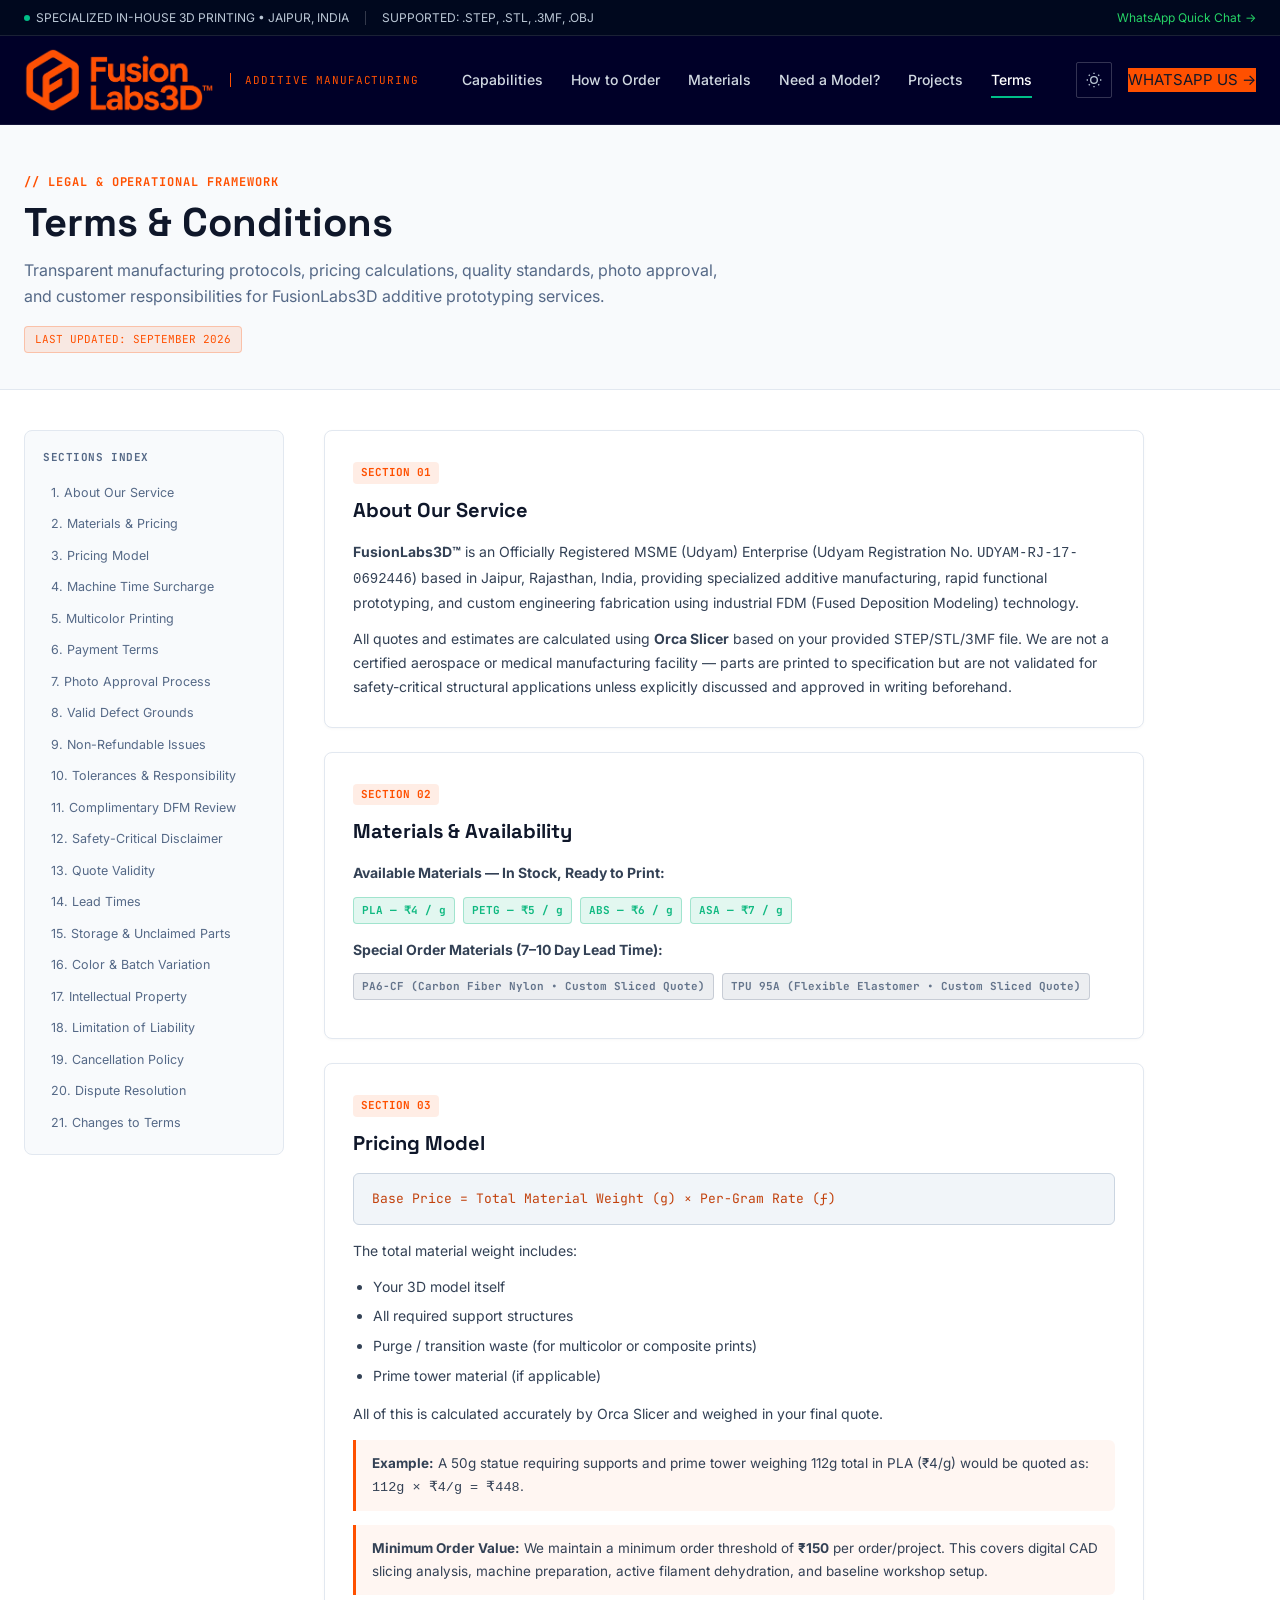
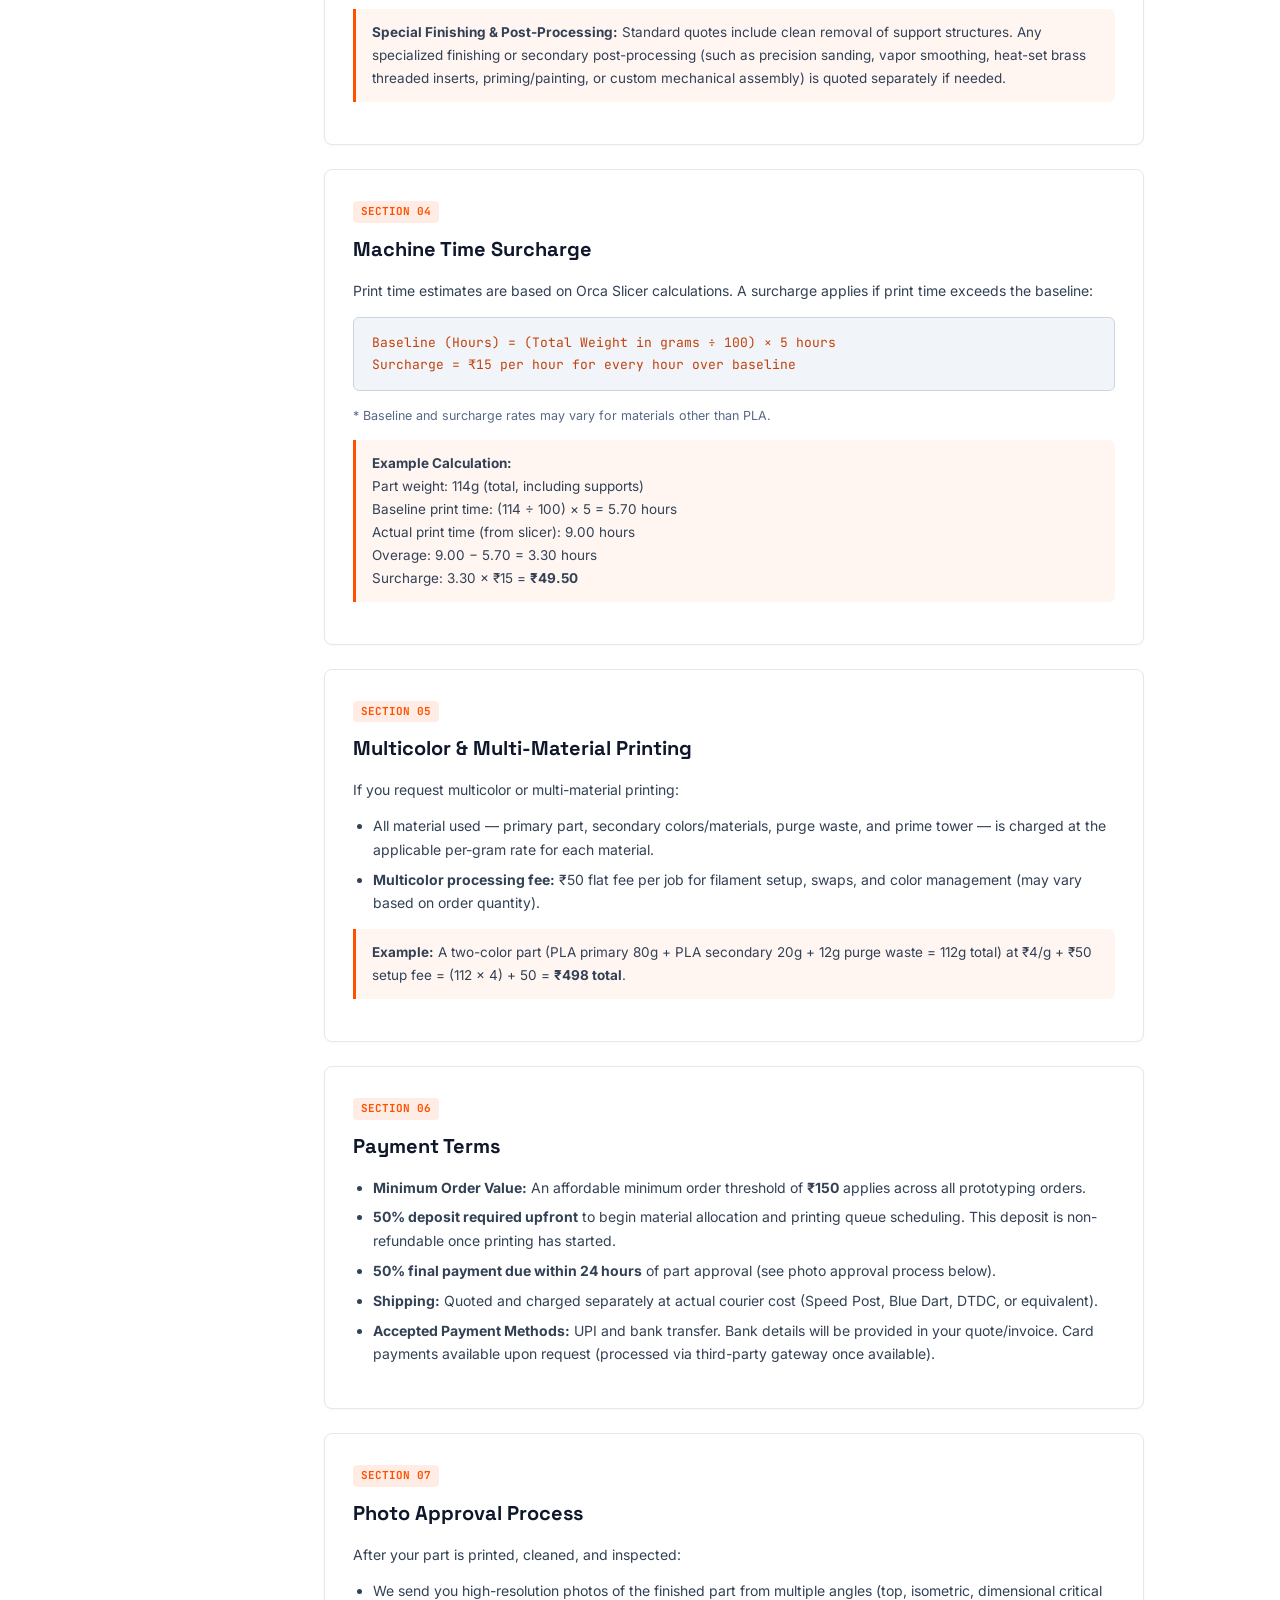
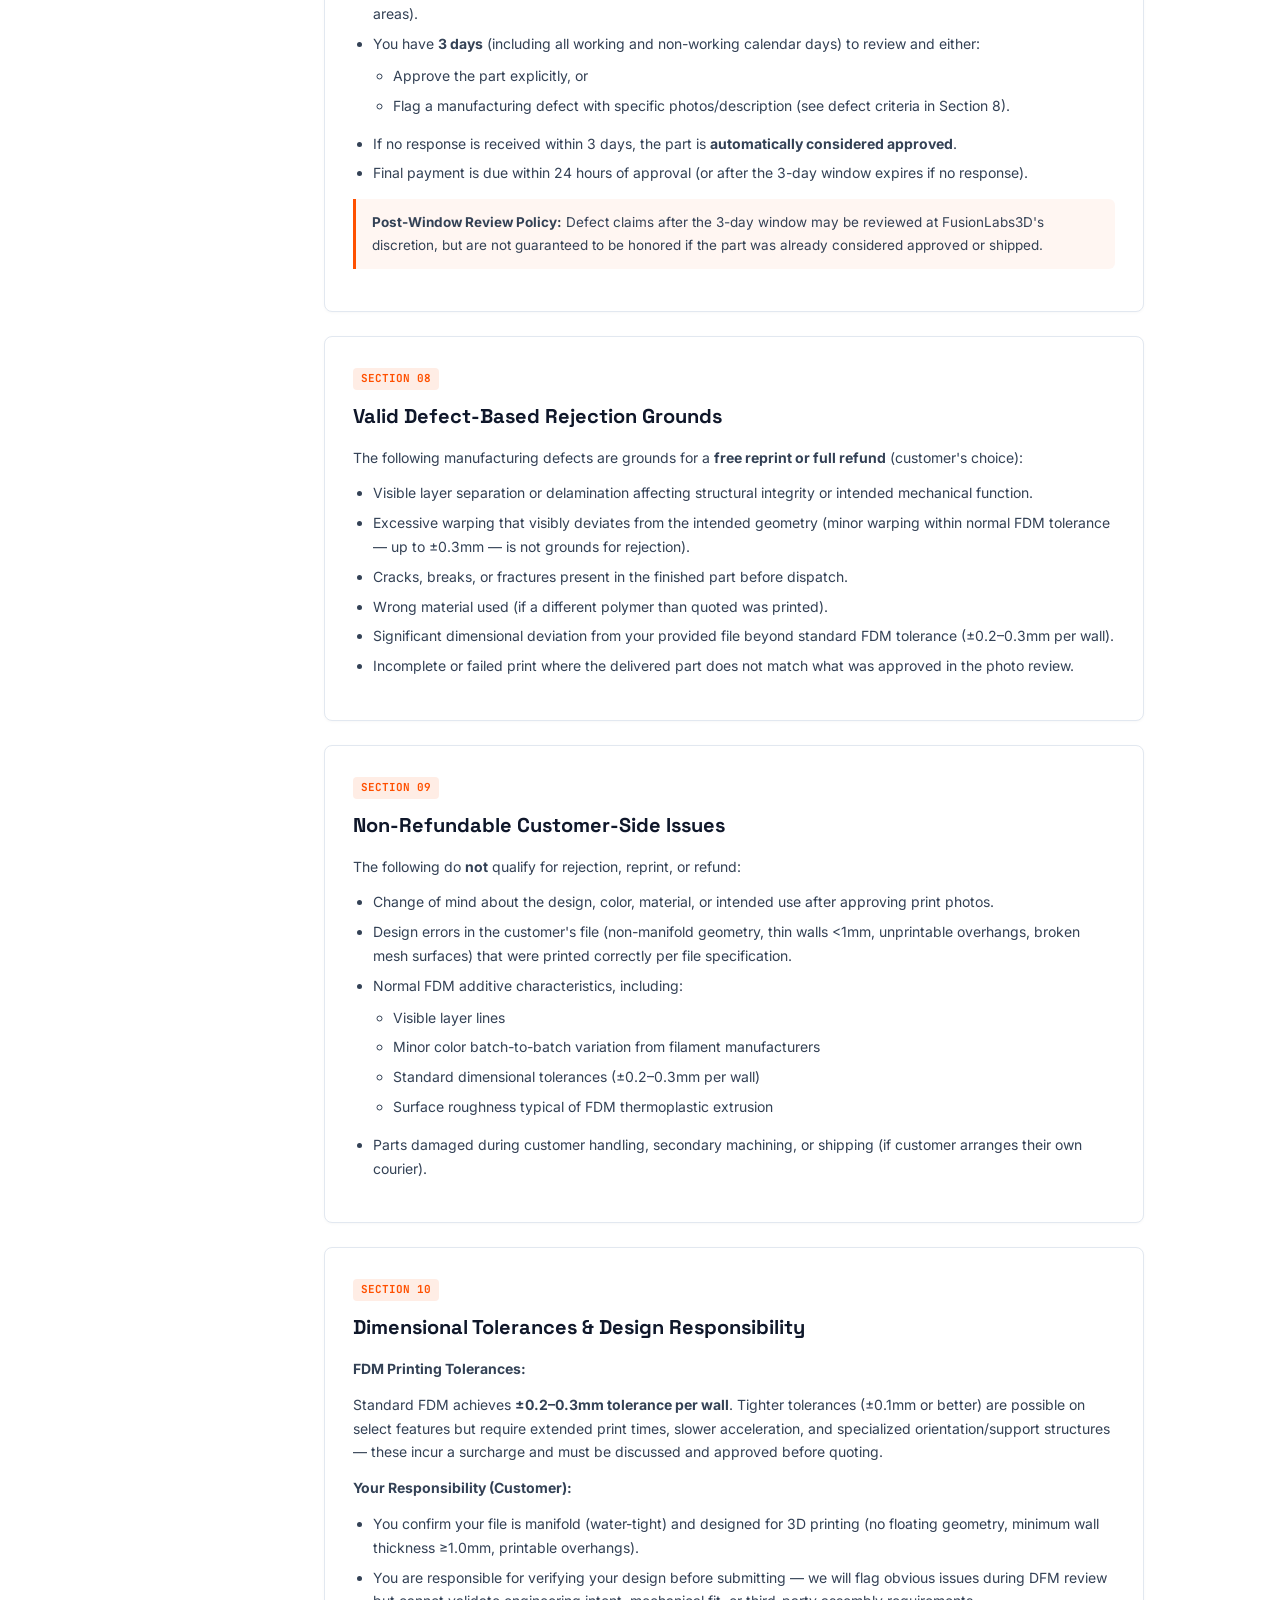
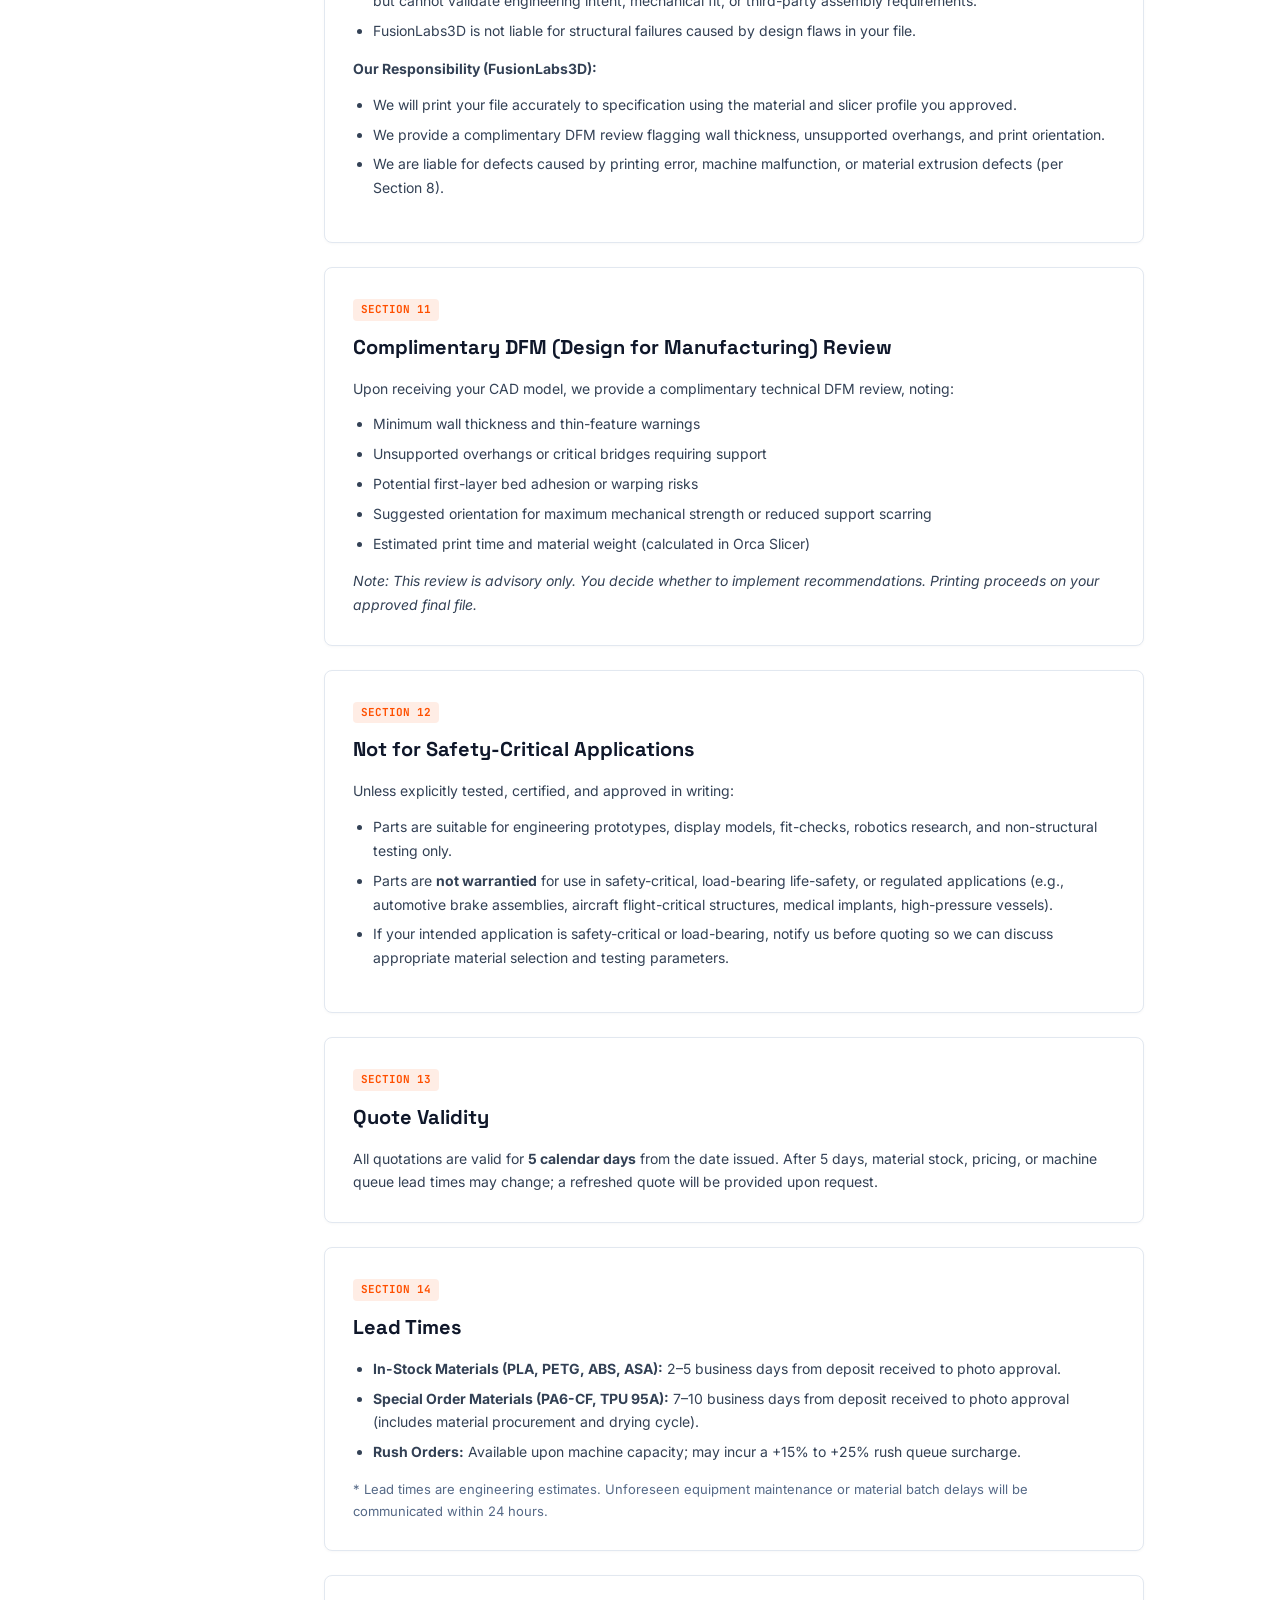
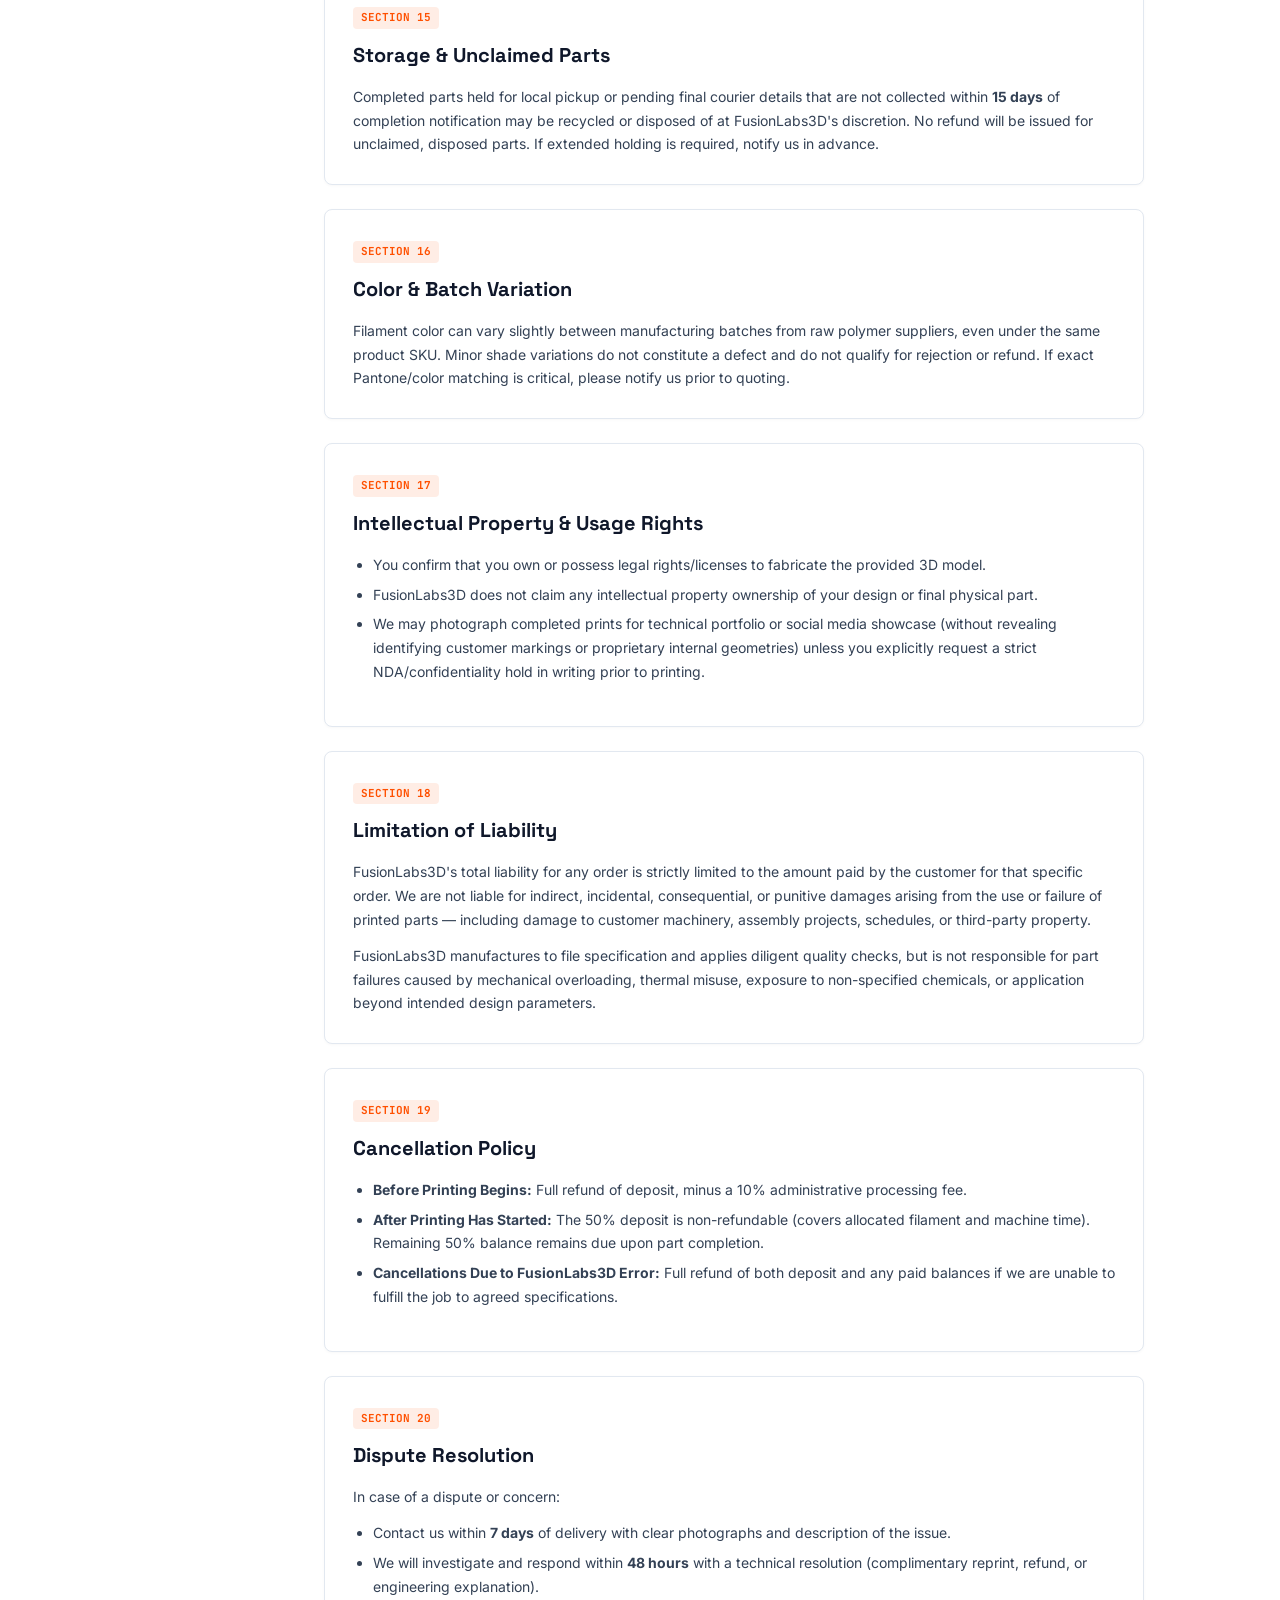
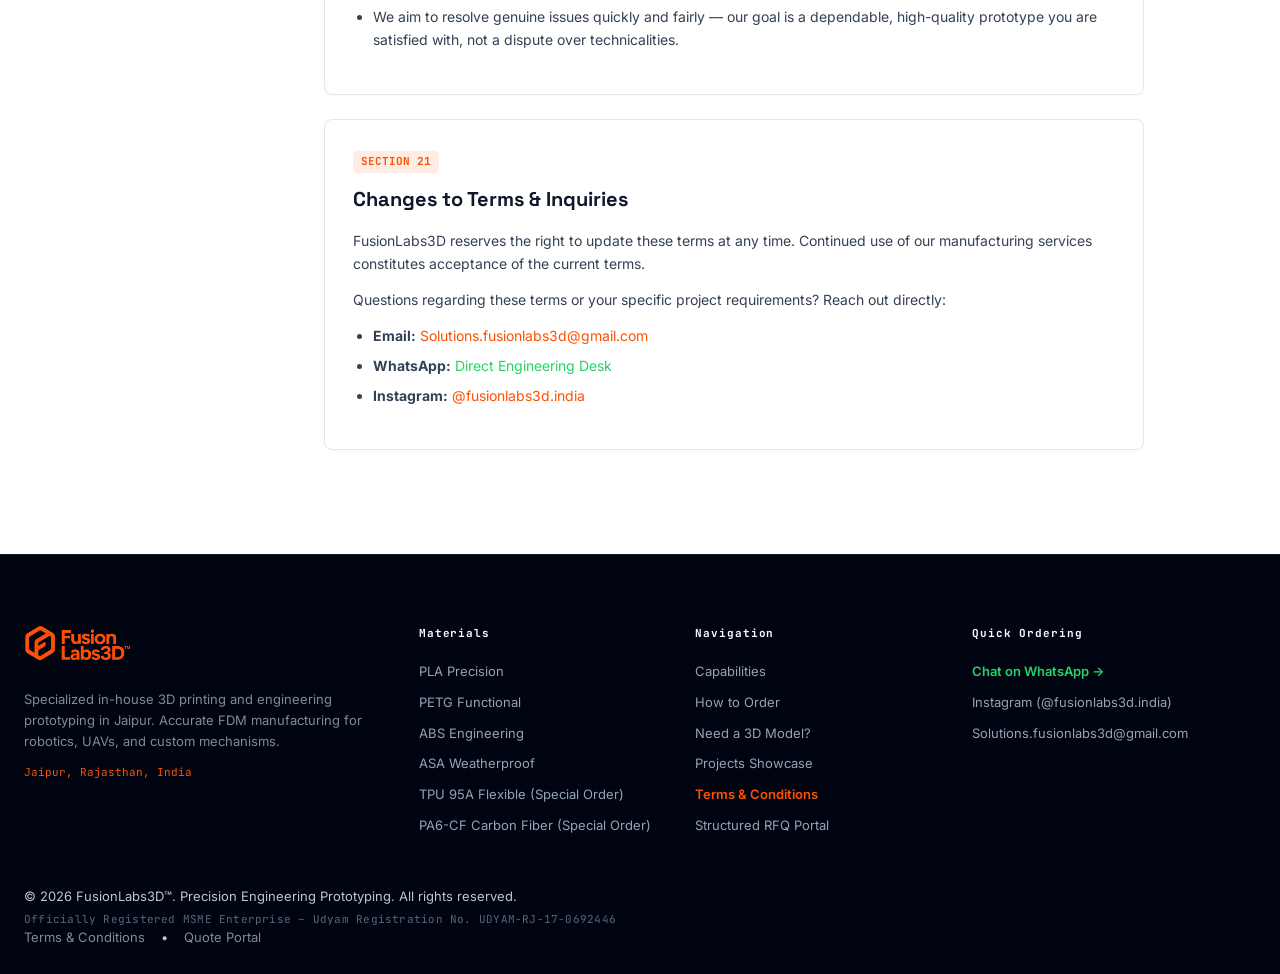
<file: terms.html>
<!DOCTYPE html>
<html lang="en">
<head>
  <meta charset="UTF-8">
  <meta name="viewport" content="width=device-width, initial-scale=1.0">
  <meta http-equiv="X-UA-Compatible" content="ie=edge">
  
  <!-- Zero-flicker Dark/Light Theme Initialization -->
  <script>
    (function() {
      try {
        const urlParams = new URLSearchParams(window.location.search);
        const urlTheme = urlParams.get('theme');
        const savedTheme = urlTheme || localStorage.getItem('fusionlabs3d_theme_v2');
        if (savedTheme === 'dark') {
          document.documentElement.setAttribute('data-theme', 'dark');
        } else {
          document.documentElement.setAttribute('data-theme', 'light');
        }
      } catch (e) {}
    })();
  </script>

  <title>Terms &amp; Conditions | FusionLabs3D</title>
  
  <meta name="title" content="Terms &amp; Conditions | FusionLabs3D">
  <meta name="description" content="Manufacturing terms, pricing calculations, photo approval process, tolerances, and defect policies for FusionLabs3D prototyping in Jaipur, India.">
  <meta name="author" content="FusionLabs3D">
  <meta name="robots" content="index, follow">
  
  <link rel="canonical" href="https://fusionlabs3d.in/terms.html">
  <link rel="icon" type="image/svg+xml" href="assets/logo/favicon.svg?v=3">
  <link rel="icon" type="image/png" sizes="32x32" href="assets/logo/favicon.png?v=3">
  <link rel="alternate icon" type="image/x-icon" href="favicon.ico?v=3">
  <link rel="shortcut icon" href="favicon.ico?v=3">
  <link rel="apple-touch-icon" href="assets/logo/favicon-64.png?v=3">
  <meta name="theme-color" content="#0B1120">

  <!-- Google Fonts: Space Grotesk, Inter & JetBrains Mono -->
  <link rel="preconnect" href="https://fonts.googleapis.com">
  <link rel="preconnect" href="https://fonts.gstatic.com" crossorigin>
  <link href="https://fonts.googleapis.com/css2?family=Inter:wght@400;500;600;700&family=Space+Grotesk:wght@500;600;700;800&family=JetBrains+Mono:wght@400;500;600&display=swap" rel="stylesheet">

  <link rel="stylesheet" href="style.css?v=3.3">

  <style>
    /* Dedicated Terms & Conditions Page Styles */
    .terms-hero-section {
      background: var(--bg-surface-elevated, #0B1120);
      border-bottom: 1px solid var(--border-color, rgba(255, 255, 255, 0.08));
      padding: 48px 0 36px;
      position: relative;
    }
    [data-theme="light"] .terms-hero-section {
      background: #F8FAFC;
      border-bottom-color: #E2E8F0;
    }
    .terms-eyebrow {
      font-family: var(--font-mono, monospace);
      font-size: 12px;
      font-weight: 700;
      letter-spacing: 0.08em;
      color: var(--fl-orange, #FF5000);
      margin-bottom: 8px;
    }
    .terms-title {
      font-family: var(--font-heading, 'Space Grotesk', sans-serif);
      font-size: clamp(28px, 4vw, 40px);
      font-weight: 800;
      color: var(--text-main, #FFFFFF);
      line-height: 1.15;
      margin-bottom: 12px;
    }
    .terms-subtitle {
      font-size: clamp(14px, 1.8vw, 16px);
      color: var(--text-muted, #94A3B8);
      max-width: 720px;
      line-height: 1.6;
      margin-bottom: 16px;
    }
    .terms-meta-badge {
      display: inline-flex;
      align-items: center;
      gap: 6px;
      font-family: var(--font-mono, monospace);
      font-size: 11px;
      padding: 4px 10px;
      border-radius: 4px;
      background: rgba(255, 80, 0, 0.1);
      color: var(--fl-orange, #FF5000);
      border: 1px solid rgba(255, 80, 0, 0.25);
    }

    .terms-body-section {
      padding: 40px 0 80px;
      background: var(--bg-page, #060913);
    }
    [data-theme="light"] .terms-body-section {
      background: #FFFFFF;
    }
    .terms-grid-layout {
      display: grid;
      grid-template-columns: 260px 1fr;
      gap: 40px;
      align-items: start;
    }
    @media (max-width: 900px) {
      .terms-grid-layout {
        grid-template-columns: 1fr;
      }
    }

    /* Sticky Sidebar Navigation */
    .terms-sidebar-sticky {
      position: sticky;
      top: 90px;
      background: var(--bg-surface, #0B1120);
      border: 1px solid var(--border-color, rgba(255, 255, 255, 0.08));
      border-radius: 8px;
      padding: 18px;
      max-height: calc(100vh - 120px);
      overflow-y: auto;
    }
    [data-theme="light"] .terms-sidebar-sticky {
      background: #F8FAFC;
      border-color: #E2E8F0;
    }
    .terms-nav-title {
      font-family: var(--font-mono, monospace);
      font-size: 11px;
      font-weight: 700;
      letter-spacing: 0.05em;
      color: var(--text-muted, #94A3B8);
      margin-bottom: 12px;
      text-transform: uppercase;
    }
    .terms-nav-list {
      list-style: none;
      padding: 0;
      margin: 0;
      display: flex;
      flex-direction: column;
      gap: 4px;
    }
    .terms-nav-item a {
      display: block;
      font-size: 12.5px;
      color: var(--text-muted, #94A3B8);
      text-decoration: none;
      padding: 5px 8px;
      border-radius: 4px;
      transition: all 0.15s ease;
      line-height: 1.4;
    }
    .terms-nav-item a:hover {
      color: var(--fl-orange, #FF5000);
      background: rgba(255, 80, 0, 0.08);
    }
    @media (max-width: 900px) {
      .terms-sidebar-sticky {
        display: none;
      }
    }

    /* Content Styling */
    .terms-content-wrap {
      max-width: 820px;
    }
    .terms-article-block {
      background: var(--bg-surface, #0B1120);
      border: 1px solid var(--border-color, rgba(255, 255, 255, 0.08));
      border-radius: 8px;
      padding: 28px;
      margin-bottom: 24px;
      scroll-margin-top: 100px;
    }
    [data-theme="light"] .terms-article-block {
      background: #FFFFFF;
      border-color: #E2E8F0;
      box-shadow: 0 1px 3px rgba(0,0,0,0.03);
    }
    .terms-article-num {
      display: inline-block;
      font-family: var(--font-mono, monospace);
      font-size: 11px;
      font-weight: 700;
      color: var(--fl-orange, #FF5000);
      background: rgba(255, 80, 0, 0.1);
      padding: 2px 8px;
      border-radius: 4px;
      margin-bottom: 10px;
    }
    .terms-article-title {
      font-family: var(--font-heading, 'Space Grotesk', sans-serif);
      font-size: 20px;
      font-weight: 700;
      color: var(--text-main, #FFFFFF);
      margin-bottom: 14px;
      display: flex;
      align-items: center;
      gap: 10px;
    }
    .terms-article-body {
      font-size: 14px;
      color: var(--text-body, #CBD5E1);
      line-height: 1.7;
    }
    [data-theme="light"] .terms-article-body {
      color: #334155;
    }
    .terms-article-body p {
      margin-bottom: 12px;
    }
    .terms-article-body p:last-child {
      margin-bottom: 0;
    }
    .terms-article-body ul {
      margin: 8px 0 14px 20px;
      padding: 0;
    }
    .terms-article-body li {
      margin-bottom: 6px;
    }
    .terms-callout-box {
      background: rgba(255, 80, 0, 0.05);
      border-left: 3px solid var(--fl-orange, #FF5000);
      border-radius: 0 6px 6px 0;
      padding: 12px 16px;
      margin: 14px 0;
      font-size: 13.5px;
    }
    .terms-formula-box {
      background: var(--bg-surface-elevated, #050811);
      border: 1px solid var(--border-color, rgba(255, 255, 255, 0.1));
      border-radius: 6px;
      padding: 14px 18px;
      margin: 14px 0;
      font-family: var(--font-mono, monospace);
      font-size: 13px;
      color: var(--fl-orange, #FF5000);
    }
    [data-theme="light"] .terms-formula-box {
      background: #F1F5F9;
      border-color: #CBD5E1;
      color: #C2410C;
    }
    .terms-pill-group {
      display: flex;
      flex-wrap: wrap;
      gap: 8px;
      margin: 10px 0;
    }
    .terms-pill-ready {
      font-family: var(--font-mono, monospace);
      font-size: 11px;
      font-weight: 700;
      padding: 3px 8px;
      border-radius: 4px;
      background: rgba(16, 185, 129, 0.12);
      color: #10B981;
      border: 1px solid rgba(16, 185, 129, 0.3);
    }
    .terms-pill-special {
      font-family: var(--font-mono, monospace);
      font-size: 11px;
      font-weight: 700;
      padding: 3px 8px;
      border-radius: 4px;
      background: rgba(100, 116, 139, 0.12);
      color: #64748B;
      border: 1px solid rgba(100, 116, 139, 0.28);
    }
    [data-theme="dark"] .terms-pill-special {
      background: rgba(148, 163, 184, 0.15);
      color: #94A3B8;
      border-color: rgba(148, 163, 184, 0.3);
    }
  </style>
</head>
<body>

  <!-- 1. SIEMENS TOP UTILITY BAR -->
  <div class="siemens-top-strip">
    <div class="container siemens-top-inner">
      <div class="top-left-info">
        <span class="top-info-item">
          <span class="top-dot-green"></span>
          <span>SPECIALIZED IN-HOUSE 3D PRINTING • JAIPUR, INDIA</span>
        </span>
        <span class="header-divider-v"></span>
        <span class="top-info-item">SUPPORTED: .STEP, .STL, .3MF, .OBJ</span>
      </div>
      <div class="top-right-nav">
        <a href="#" data-wa data-wa-msg="Hi, I have a 3D printing inquiry" target="_blank" rel="noopener noreferrer" class="top-right-link" style="color: #25D366;">
          <span>WhatsApp Quick Chat</span>
          <span>&rarr;</span>
        </a>
      </div>
    </div>
  </div>

  <!-- 2. MAIN NAVBAR -->
  <header class="siemens-header" id="header">
    <div class="container siemens-nav-inner">
      <a href="index.html" class="siemens-brand" aria-label="FusionLabs3D Homepage">
        <img src="assets/logo/logo-full.png" alt="FusionLabs3D" class="siemens-logo-img">
        <span class="siemens-brand-sub" style="border-left-color: var(--fl-orange, #FF5000); color: var(--fl-orange, #FF5000);">ADDITIVE MANUFACTURING</span>
      </a>

      <nav aria-label="Primary Navigation">
        <ul class="siemens-nav-links">
          <li class="siemens-nav-item"><a href="index.html#capabilities">Capabilities</a></li>
          <li class="siemens-nav-item"><a href="index.html#how-it-works">How to Order</a></li>
          <li class="siemens-nav-item"><a href="index.html#materials">Materials</a></li>
          <li class="siemens-nav-item"><a href="index.html#no-cad">Need a Model?</a></li>
          <li class="siemens-nav-item"><a href="index.html#showcase">Projects</a></li>
          <li class="siemens-nav-item"><a href="terms.html" class="active">Terms</a></li>
        </ul>
      </nav>

      <div class="siemens-header-actions">
        <!-- Theme Toggle -->
        <button class="theme-toggle-siemens" id="themeToggle" aria-label="Toggle Theme" title="Toggle Dark/Light Mode">
          <svg class="theme-icon-sun" viewBox="0 0 24 24" width="16" height="16" fill="none" stroke="currentColor" stroke-width="2">
            <circle cx="12" cy="12" r="5"/>
            <line x1="12" y1="1" x2="12" y2="3"/><line x1="12" y1="21" x2="12" y2="23"/>
            <line x1="4.22" y1="4.22" x2="5.64" y2="5.64"/><line x1="18.36" y1="18.36" x2="19.78" y2="19.78"/>
            <line x1="1" y1="12" x2="3" y2="12"/><line x1="21" y1="12" x2="23" y2="12"/>
            <line x1="4.22" y1="19.78" x2="5.64" y2="18.36"/><line x1="18.36" y1="5.64" x2="19.78" y2="4.22"/>
          </svg>
          <svg class="theme-icon-moon" viewBox="0 0 24 24" width="16" height="16" fill="none" stroke="currentColor" stroke-width="2">
            <path d="M21 12.79A9 9 0 1 1 11.21 3 7 7 0 0 0 21 12.79z"/>
          </svg>
        </button>

        <a href="#" data-wa data-wa-msg="Hi, I have a 3D printing inquiry" target="_blank" rel="noopener noreferrer" class="btn-siemens-orange" style="background: var(--fl-orange, #FF5000); border-color: var(--fl-orange, #FF5000);">
          <span>WHATSAPP US &rarr;</span>
        </a>

        <!-- Mobile Menu Toggle -->
        <button class="mobile-nav-toggle" id="mobileNavToggle" aria-label="Toggle Navigation">
          <span class="hamburger-bar"></span>
          <span class="hamburger-bar"></span>
          <span class="hamburger-bar"></span>
        </button>
      </div>
    </div>
  </header>

  <!-- Mobile Drawer -->
  <div class="mobile-drawer" id="mobileDrawer" aria-hidden="true">
    <div class="mobile-drawer-inner">
      <div class="mobile-drawer-header">
        <img src="assets/logo/logo-full.png" alt="FusionLabs3D" class="drawer-logo" width="150">
        <button class="mobile-drawer-close" id="mobileDrawerClose" aria-label="Close navigation">&times;</button>
      </div>
      <ul class="mobile-nav-list">
        <li><a href="index.html" class="mobile-nav-link">Home Overview</a></li>
        <li><a href="index.html#capabilities" class="mobile-nav-link">Capabilities</a></li>
        <li><a href="index.html#how-it-works" class="mobile-nav-link">How to Order</a></li>
        <li><a href="index.html#materials" class="mobile-nav-link">Materials Snapshot</a></li>
        <li><a href="index.html#no-cad" class="mobile-nav-link">Find 3D Models</a></li>
        <li><a href="index.html#showcase" class="mobile-nav-link">Projects</a></li>
        <li><a href="terms.html" class="mobile-nav-link active">Terms &amp; Conditions</a></li>
      </ul>
      <div class="mobile-drawer-footer">
        <a href="#" data-wa data-wa-msg="Hi, I have a 3D printing inquiry" target="_blank" rel="noopener noreferrer" class="btn btn-primary btn-block" style="background: #25D366; border-color: #25D366;">
          <span>CHAT ON WHATSAPP &rarr;</span>
        </a>
      </div>
    </div>
  </div>
  <div class="mobile-drawer-backdrop" id="mobileDrawerBackdrop" tabindex="-1"></div>

  <!-- Hero Header -->
  <section class="terms-hero-section">
    <div class="container">
      <div class="terms-eyebrow">// LEGAL &amp; OPERATIONAL FRAMEWORK</div>
      <h1 class="terms-title">Terms &amp; Conditions</h1>
      <p class="terms-subtitle">
        Transparent manufacturing protocols, pricing calculations, quality standards, photo approval, and customer responsibilities for FusionLabs3D additive prototyping services.
      </p>
      <div class="terms-meta-badge">
        <span>LAST UPDATED: SEPTEMBER 2026</span>
      </div>
    </div>
  </section>

  <!-- Main Content Layout -->
  <main class="terms-body-section">
    <div class="container terms-grid-layout">
      
      <!-- Sticky Sidebar Table of Contents -->
      <aside class="terms-sidebar-sticky" aria-label="Table of Contents">
        <div class="terms-nav-title">Sections Index</div>
        <ul class="terms-nav-list">
          <li class="terms-nav-item"><a href="#section-1">1. About Our Service</a></li>
          <li class="terms-nav-item"><a href="#section-2">2. Materials &amp; Pricing</a></li>
          <li class="terms-nav-item"><a href="#section-3">3. Pricing Model</a></li>
          <li class="terms-nav-item"><a href="#section-4">4. Machine Time Surcharge</a></li>
          <li class="terms-nav-item"><a href="#section-5">5. Multicolor Printing</a></li>
          <li class="terms-nav-item"><a href="#section-6">6. Payment Terms</a></li>
          <li class="terms-nav-item"><a href="#section-7">7. Photo Approval Process</a></li>
          <li class="terms-nav-item"><a href="#section-8">8. Valid Defect Grounds</a></li>
          <li class="terms-nav-item"><a href="#section-9">9. Non-Refundable Issues</a></li>
          <li class="terms-nav-item"><a href="#section-10">10. Tolerances &amp; Responsibility</a></li>
          <li class="terms-nav-item"><a href="#section-11">11. Complimentary DFM Review</a></li>
          <li class="terms-nav-item"><a href="#section-12">12. Safety-Critical Disclaimer</a></li>
          <li class="terms-nav-item"><a href="#section-13">13. Quote Validity</a></li>
          <li class="terms-nav-item"><a href="#section-14">14. Lead Times</a></li>
          <li class="terms-nav-item"><a href="#section-15">15. Storage &amp; Unclaimed Parts</a></li>
          <li class="terms-nav-item"><a href="#section-16">16. Color &amp; Batch Variation</a></li>
          <li class="terms-nav-item"><a href="#section-17">17. Intellectual Property</a></li>
          <li class="terms-nav-item"><a href="#section-18">18. Limitation of Liability</a></li>
          <li class="terms-nav-item"><a href="#section-19">19. Cancellation Policy</a></li>
          <li class="terms-nav-item"><a href="#section-20">20. Dispute Resolution</a></li>
          <li class="terms-nav-item"><a href="#section-21">21. Changes to Terms</a></li>
        </ul>
      </aside>

      <!-- Articles Body -->
      <div class="terms-content-wrap">

        <!-- 1 -->
        <article class="terms-article-block" id="section-1">
          <span class="terms-article-num">SECTION 01</span>
          <h2 class="terms-article-title">About Our Service</h2>
          <div class="terms-article-body">
            <p>
              <strong>FusionLabs3D&trade;</strong> is an Officially Registered MSME (Udyam) Enterprise (Udyam Registration No. <code>UDYAM-RJ-17-0692446</code>) based in Jaipur, Rajasthan, India, providing specialized additive manufacturing, rapid functional prototyping, and custom engineering fabrication using industrial FDM (Fused Deposition Modeling) technology.
            </p>
            <p>
              All quotes and estimates are calculated using <strong>Orca Slicer</strong> based on your provided STEP/STL/3MF file. We are not a certified aerospace or medical manufacturing facility — parts are printed to specification but are not validated for safety-critical structural applications unless explicitly discussed and approved in writing beforehand.
            </p>
          </div>
        </article>

        <!-- 2 -->
        <article class="terms-article-block" id="section-2">
          <span class="terms-article-num">SECTION 02</span>
          <h2 class="terms-article-title">Materials &amp; Availability</h2>
          <div class="terms-article-body">
            <p><strong>Available Materials &mdash; In Stock, Ready to Print:</strong></p>
            <div class="terms-pill-group">
              <span class="terms-pill-ready">PLA &mdash; &#8377;4 / g</span>
              <span class="terms-pill-ready">PETG &mdash; &#8377;5 / g</span>
              <span class="terms-pill-ready">ABS &mdash; &#8377;6 / g</span>
              <span class="terms-pill-ready">ASA &mdash; &#8377;7 / g</span>
            </div>
            <p style="margin-top: 14px;"><strong>Special Order Materials (7–10 Day Lead Time):</strong></p>
            <div class="terms-pill-group">
              <span class="terms-pill-special">PA6-CF (Carbon Fiber Nylon &bull; Custom Sliced Quote)</span>
              <span class="terms-pill-special">TPU 95A (Flexible Elastomer &bull; Custom Sliced Quote)</span>
            </div>
          </div>
        </article>

        <!-- 3 -->
        <article class="terms-article-block" id="section-3">
          <span class="terms-article-num">SECTION 03</span>
          <h2 class="terms-article-title">Pricing Model</h2>
          <div class="terms-article-body">
            <div class="terms-formula-box">
              Base Price = Total Material Weight (g) &times; Per-Gram Rate (&fnof;)
            </div>
            <p>The total material weight includes:</p>
            <ul>
              <li>Your 3D model itself</li>
              <li>All required support structures</li>
              <li>Purge / transition waste (for multicolor or composite prints)</li>
              <li>Prime tower material (if applicable)</li>
            </ul>
            <p>
              All of this is calculated accurately by Orca Slicer and weighed in your final quote.
            </p>
            <div class="terms-callout-box">
              <strong>Example:</strong> A 50g statue requiring supports and prime tower weighing 112g total in PLA (&#8377;4/g) would be quoted as: <code>112g &times; &#8377;4/g = &#8377;448</code>.
            </div>
            <div class="terms-callout-box" style="margin-top: 14px; border-left: 3px solid var(--fl-orange, #FF5000);">
              <strong>Minimum Order Value:</strong> We maintain a minimum order threshold of <strong>&#8377;150</strong> per order/project. This covers digital CAD slicing analysis, machine preparation, active filament dehydration, and baseline workshop setup.
            </div>
            <div class="terms-callout-box" style="margin-top: 14px; border-left: 3px solid var(--fl-orange, #FF5000);">
              <strong>Special Finishing &amp; Post-Processing:</strong> Standard quotes include clean removal of support structures. Any specialized finishing or secondary post-processing (such as precision sanding, vapor smoothing, heat-set brass threaded inserts, priming/painting, or custom mechanical assembly) is quoted separately if needed.
            </div>
          </div>
        </article>

        <!-- 4 -->
        <article class="terms-article-block" id="section-4">
          <span class="terms-article-num">SECTION 04</span>
          <h2 class="terms-article-title">Machine Time Surcharge</h2>
          <div class="terms-article-body">
            <p>
              Print time estimates are based on Orca Slicer calculations. A surcharge applies if print time exceeds the baseline:
            </p>
            <div class="terms-formula-box">
              Baseline (Hours) = (Total Weight in grams &divide; 100) &times; 5 hours<br>
              Surcharge = &#8377;15 per hour for every hour over baseline
            </div>
            <p style="font-size: 12.5px; color: var(--text-muted);">* Baseline and surcharge rates may vary for materials other than PLA.</p>
            <div class="terms-callout-box">
              <strong>Example Calculation:</strong><br>
              Part weight: 114g (total, including supports)<br>
              Baseline print time: (114 &divide; 100) &times; 5 = 5.70 hours<br>
              Actual print time (from slicer): 9.00 hours<br>
              Overage: 9.00 &minus; 5.70 = 3.30 hours<br>
              Surcharge: 3.30 &times; &#8377;15 = <strong>&#8377;49.50</strong>
            </div>
          </div>
        </article>

        <!-- 5 -->
        <article class="terms-article-block" id="section-5">
          <span class="terms-article-num">SECTION 05</span>
          <h2 class="terms-article-title">Multicolor &amp; Multi-Material Printing</h2>
          <div class="terms-article-body">
            <p>If you request multicolor or multi-material printing:</p>
            <ul>
              <li>All material used — primary part, secondary colors/materials, purge waste, and prime tower — is charged at the applicable per-gram rate for each material.</li>
              <li><strong>Multicolor processing fee:</strong> &#8377;50 flat fee per job for filament setup, swaps, and color management (may vary based on order quantity).</li>
            </ul>
            <div class="terms-callout-box">
              <strong>Example:</strong> A two-color part (PLA primary 80g + PLA secondary 20g + 12g purge waste = 112g total) at &#8377;4/g + &#8377;50 setup fee = (112 &times; 4) + 50 = <strong>&#8377;498 total</strong>.
            </div>
          </div>
        </article>

        <!-- 6 -->
        <article class="terms-article-block" id="section-6">
          <span class="terms-article-num">SECTION 06</span>
          <h2 class="terms-article-title">Payment Terms</h2>
          <div class="terms-article-body">
            <ul>
              <li><strong>Minimum Order Value:</strong> An affordable minimum order threshold of <strong>&#8377;150</strong> applies across all prototyping orders.</li>
              <li><strong>50% deposit required upfront</strong> to begin material allocation and printing queue scheduling. This deposit is non-refundable once printing has started.</li>
              <li><strong>50% final payment due within 24 hours</strong> of part approval (see photo approval process below).</li>
              <li><strong>Shipping:</strong> Quoted and charged separately at actual courier cost (Speed Post, Blue Dart, DTDC, or equivalent).</li>
              <li><strong>Accepted Payment Methods:</strong> UPI and bank transfer. Bank details will be provided in your quote/invoice. Card payments available upon request (processed via third-party gateway once available).</li>
            </ul>
          </div>
        </article>

        <!-- 7 -->
        <article class="terms-article-block" id="section-7">
          <span class="terms-article-num">SECTION 07</span>
          <h2 class="terms-article-title">Photo Approval Process</h2>
          <div class="terms-article-body">
            <p>After your part is printed, cleaned, and inspected:</p>
            <ul>
              <li>We send you high-resolution photos of the finished part from multiple angles (top, isometric, dimensional critical areas).</li>
              <li>You have <strong>3 days</strong> (including all working and non-working calendar days) to review and either:
                <ul>
                  <li>Approve the part explicitly, or</li>
                  <li>Flag a manufacturing defect with specific photos/description (see defect criteria in Section 8).</li>
                </ul>
              </li>
              <li>If no response is received within 3 days, the part is <strong>automatically considered approved</strong>.</li>
              <li>Final payment is due within 24 hours of approval (or after the 3-day window expires if no response).</li>
            </ul>
            <div class="terms-callout-box">
              <strong>Post-Window Review Policy:</strong> Defect claims after the 3-day window may be reviewed at FusionLabs3D's discretion, but are not guaranteed to be honored if the part was already considered approved or shipped.
            </div>
          </div>
        </article>

        <!-- 8 -->
        <article class="terms-article-block" id="section-8">
          <span class="terms-article-num">SECTION 08</span>
          <h2 class="terms-article-title">Valid Defect-Based Rejection Grounds</h2>
          <div class="terms-article-body">
            <p>The following manufacturing defects are grounds for a <strong>free reprint or full refund</strong> (customer's choice):</p>
            <ul>
              <li>Visible layer separation or delamination affecting structural integrity or intended mechanical function.</li>
              <li>Excessive warping that visibly deviates from the intended geometry (minor warping within normal FDM tolerance — up to &plusmn;0.3mm — is not grounds for rejection).</li>
              <li>Cracks, breaks, or fractures present in the finished part before dispatch.</li>
              <li>Wrong material used (if a different polymer than quoted was printed).</li>
              <li>Significant dimensional deviation from your provided file beyond standard FDM tolerance (&plusmn;0.2–0.3mm per wall).</li>
              <li>Incomplete or failed print where the delivered part does not match what was approved in the photo review.</li>
            </ul>
          </div>
        </article>

        <!-- 9 -->
        <article class="terms-article-block" id="section-9">
          <span class="terms-article-num">SECTION 09</span>
          <h2 class="terms-article-title">Non-Refundable Customer-Side Issues</h2>
          <div class="terms-article-body">
            <p>The following do <strong>not</strong> qualify for rejection, reprint, or refund:</p>
            <ul>
              <li>Change of mind about the design, color, material, or intended use after approving print photos.</li>
              <li>Design errors in the customer's file (non-manifold geometry, thin walls &lt;1mm, unprintable overhangs, broken mesh surfaces) that were printed correctly per file specification.</li>
              <li>Normal FDM additive characteristics, including:
                <ul>
                  <li>Visible layer lines</li>
                  <li>Minor color batch-to-batch variation from filament manufacturers</li>
                  <li>Standard dimensional tolerances (&plusmn;0.2–0.3mm per wall)</li>
                  <li>Surface roughness typical of FDM thermoplastic extrusion</li>
                </ul>
              </li>
              <li>Parts damaged during customer handling, secondary machining, or shipping (if customer arranges their own courier).</li>
            </ul>
          </div>
        </article>

        <!-- 10 -->
        <article class="terms-article-block" id="section-10">
          <span class="terms-article-num">SECTION 10</span>
          <h2 class="terms-article-title">Dimensional Tolerances &amp; Design Responsibility</h2>
          <div class="terms-article-body">
            <p><strong>FDM Printing Tolerances:</strong></p>
            <p>
              Standard FDM achieves <strong>&plusmn;0.2–0.3mm tolerance per wall</strong>. Tighter tolerances (&plusmn;0.1mm or better) are possible on select features but require extended print times, slower acceleration, and specialized orientation/support structures — these incur a surcharge and must be discussed and approved before quoting.
            </p>
            <p><strong>Your Responsibility (Customer):</strong></p>
            <ul>
              <li>You confirm your file is manifold (water-tight) and designed for 3D printing (no floating geometry, minimum wall thickness &ge;1.0mm, printable overhangs).</li>
              <li>You are responsible for verifying your design before submitting — we will flag obvious issues during DFM review but cannot validate engineering intent, mechanical fit, or third-party assembly requirements.</li>
              <li>FusionLabs3D is not liable for structural failures caused by design flaws in your file.</li>
            </ul>
            <p><strong>Our Responsibility (FusionLabs3D):</strong></p>
            <ul>
              <li>We will print your file accurately to specification using the material and slicer profile you approved.</li>
              <li>We provide a complimentary DFM review flagging wall thickness, unsupported overhangs, and print orientation.</li>
              <li>We are liable for defects caused by printing error, machine malfunction, or material extrusion defects (per Section 8).</li>
            </ul>
          </div>
        </article>

        <!-- 11 -->
        <article class="terms-article-block" id="section-11">
          <span class="terms-article-num">SECTION 11</span>
          <h2 class="terms-article-title">Complimentary DFM (Design for Manufacturing) Review</h2>
          <div class="terms-article-body">
            <p>Upon receiving your CAD model, we provide a complimentary technical DFM review, noting:</p>
            <ul>
              <li>Minimum wall thickness and thin-feature warnings</li>
              <li>Unsupported overhangs or critical bridges requiring support</li>
              <li>Potential first-layer bed adhesion or warping risks</li>
              <li>Suggested orientation for maximum mechanical strength or reduced support scarring</li>
              <li>Estimated print time and material weight (calculated in Orca Slicer)</li>
            </ul>
            <p>
              <em>Note: This review is advisory only. You decide whether to implement recommendations. Printing proceeds on your approved final file.</em>
            </p>
          </div>
        </article>

        <!-- 12 -->
        <article class="terms-article-block" id="section-12">
          <span class="terms-article-num">SECTION 12</span>
          <h2 class="terms-article-title">Not for Safety-Critical Applications</h2>
          <div class="terms-article-body">
            <p>Unless explicitly tested, certified, and approved in writing:</p>
            <ul>
              <li>Parts are suitable for engineering prototypes, display models, fit-checks, robotics research, and non-structural testing only.</li>
              <li>Parts are <strong>not warrantied</strong> for use in safety-critical, load-bearing life-safety, or regulated applications (e.g., automotive brake assemblies, aircraft flight-critical structures, medical implants, high-pressure vessels).</li>
              <li>If your intended application is safety-critical or load-bearing, notify us before quoting so we can discuss appropriate material selection and testing parameters.</li>
            </ul>
          </div>
        </article>

        <!-- 13 -->
        <article class="terms-article-block" id="section-13">
          <span class="terms-article-num">SECTION 13</span>
          <h2 class="terms-article-title">Quote Validity</h2>
          <div class="terms-article-body">
            <p>
              All quotations are valid for <strong>5 calendar days</strong> from the date issued. After 5 days, material stock, pricing, or machine queue lead times may change; a refreshed quote will be provided upon request.
            </p>
          </div>
        </article>

        <!-- 14 -->
        <article class="terms-article-block" id="section-14">
          <span class="terms-article-num">SECTION 14</span>
          <h2 class="terms-article-title">Lead Times</h2>
          <div class="terms-article-body">
            <ul>
              <li><strong>In-Stock Materials (PLA, PETG, ABS, ASA):</strong> 2–5 business days from deposit received to photo approval.</li>
              <li><strong>Special Order Materials (PA6-CF, TPU 95A):</strong> 7–10 business days from deposit received to photo approval (includes material procurement and drying cycle).</li>
              <li><strong>Rush Orders:</strong> Available upon machine capacity; may incur a +15% to +25% rush queue surcharge.</li>
            </ul>
            <p style="font-size: 13px; color: var(--text-muted);">
              * Lead times are engineering estimates. Unforeseen equipment maintenance or material batch delays will be communicated within 24 hours.
            </p>
          </div>
        </article>

        <!-- 15 -->
        <article class="terms-article-block" id="section-15">
          <span class="terms-article-num">SECTION 15</span>
          <h2 class="terms-article-title">Storage &amp; Unclaimed Parts</h2>
          <div class="terms-article-body">
            <p>
              Completed parts held for local pickup or pending final courier details that are not collected within <strong>15 days</strong> of completion notification may be recycled or disposed of at FusionLabs3D's discretion. No refund will be issued for unclaimed, disposed parts. If extended holding is required, notify us in advance.
            </p>
          </div>
        </article>

        <!-- 16 -->
        <article class="terms-article-block" id="section-16">
          <span class="terms-article-num">SECTION 16</span>
          <h2 class="terms-article-title">Color &amp; Batch Variation</h2>
          <div class="terms-article-body">
            <p>
              Filament color can vary slightly between manufacturing batches from raw polymer suppliers, even under the same product SKU. Minor shade variations do not constitute a defect and do not qualify for rejection or refund. If exact Pantone/color matching is critical, please notify us prior to quoting.
            </p>
          </div>
        </article>

        <!-- 17 -->
        <article class="terms-article-block" id="section-17">
          <span class="terms-article-num">SECTION 17</span>
          <h2 class="terms-article-title">Intellectual Property &amp; Usage Rights</h2>
          <div class="terms-article-body">
            <ul>
              <li>You confirm that you own or possess legal rights/licenses to fabricate the provided 3D model.</li>
              <li>FusionLabs3D does not claim any intellectual property ownership of your design or final physical part.</li>
              <li>We may photograph completed prints for technical portfolio or social media showcase (without revealing identifying customer markings or proprietary internal geometries) unless you explicitly request a strict NDA/confidentiality hold in writing prior to printing.</li>
            </ul>
          </div>
        </article>

        <!-- 18 -->
        <article class="terms-article-block" id="section-18">
          <span class="terms-article-num">SECTION 18</span>
          <h2 class="terms-article-title">Limitation of Liability</h2>
          <div class="terms-article-body">
            <p>
              FusionLabs3D's total liability for any order is strictly limited to the amount paid by the customer for that specific order. We are not liable for indirect, incidental, consequential, or punitive damages arising from the use or failure of printed parts — including damage to customer machinery, assembly projects, schedules, or third-party property.
            </p>
            <p>
              FusionLabs3D manufactures to file specification and applies diligent quality checks, but is not responsible for part failures caused by mechanical overloading, thermal misuse, exposure to non-specified chemicals, or application beyond intended design parameters.
            </p>
          </div>
        </article>

        <!-- 19 -->
        <article class="terms-article-block" id="section-19">
          <span class="terms-article-num">SECTION 19</span>
          <h2 class="terms-article-title">Cancellation Policy</h2>
          <div class="terms-article-body">
            <ul>
              <li><strong>Before Printing Begins:</strong> Full refund of deposit, minus a 10% administrative processing fee.</li>
              <li><strong>After Printing Has Started:</strong> The 50% deposit is non-refundable (covers allocated filament and machine time). Remaining 50% balance remains due upon part completion.</li>
              <li><strong>Cancellations Due to FusionLabs3D Error:</strong> Full refund of both deposit and any paid balances if we are unable to fulfill the job to agreed specifications.</li>
            </ul>
          </div>
        </article>

        <!-- 20 -->
        <article class="terms-article-block" id="section-20">
          <span class="terms-article-num">SECTION 20</span>
          <h2 class="terms-article-title">Dispute Resolution</h2>
          <div class="terms-article-body">
            <p>In case of a dispute or concern:</p>
            <ul>
              <li>Contact us within <strong>7 days</strong> of delivery with clear photographs and description of the issue.</li>
              <li>We will investigate and respond within <strong>48 hours</strong> with a technical resolution (complimentary reprint, refund, or engineering explanation).</li>
              <li>We aim to resolve genuine issues quickly and fairly — our goal is a dependable, high-quality prototype you are satisfied with, not a dispute over technicalities.</li>
            </ul>
          </div>
        </article>

        <!-- 21 -->
        <article class="terms-article-block" id="section-21">
          <span class="terms-article-num">SECTION 21</span>
          <h2 class="terms-article-title">Changes to Terms &amp; Inquiries</h2>
          <div class="terms-article-body">
            <p>
              FusionLabs3D reserves the right to update these terms at any time. Continued use of our manufacturing services constitutes acceptance of the current terms.
            </p>
            <p>
              Questions regarding these terms or your specific project requirements? Reach out directly:
            </p>
            <ul>
              <li><strong>Email:</strong> <a href="mailto:Solutions.fusionlabs3d@gmail.com" style="color: var(--fl-orange, #FF5000);">Solutions.fusionlabs3d@gmail.com</a></li>
              <li><strong>WhatsApp:</strong> <a href="#" data-wa data-wa-msg="Hi, I have a 3D printing inquiry" target="_blank" rel="noopener noreferrer" style="color: #25D366;">Direct Engineering Desk</a></li>
              <li><strong>Instagram:</strong> <a href="https://www.instagram.com/fusionlabs3d.india/" target="_blank" rel="noopener noreferrer" style="color: var(--fl-orange, #FF5000);">@fusionlabs3d.india</a></li>
            </ul>
          </div>
        </article>

      </div>
    </div>
  </main>

  <!-- 12. SIEMENS CORPORATE FOOTER -->
  <footer class="siemens-footer">
    <div class="container">
      <div class="siemens-footer-grid">
        <div style="display: flex; flex-direction: column; align-items: flex-start;">
          <a href="index.html" class="footer-brand-logo" style="display: inline-block; align-self: flex-start; margin-bottom: 14px;">
            <img src="assets/logo/logo-full.png" alt="FusionLabs3D" class="footer-logo-img" style="height: 32px; width: auto; max-width: 180px; object-fit: contain; display: block;">
          </a>
          <p class="footer-brand-desc">
            Specialized in-house 3D printing and engineering prototyping in Jaipur. Accurate FDM manufacturing for robotics, UAVs, and custom mechanisms.
          </p>
          <div style="font-family: var(--font-mono); font-size: 11px; color: var(--fl-orange, #FF5000);">Jaipur, Rajasthan, India</div>
        </div>

        <div>
          <div class="footer-col-title">Materials</div>
          <ul class="footer-nav-list">
            <li><a href="material.html?mat=pla">PLA Precision</a></li>
            <li><a href="material.html?mat=petg">PETG Functional</a></li>
            <li><a href="material.html?mat=abs">ABS Engineering</a></li>
            <li><a href="material.html?mat=asa">ASA Weatherproof</a></li>
            <li><a href="material.html?mat=tpu">TPU 95A Flexible (Special Order)</a></li>
            <li><a href="material.html?mat=pa-cf">PA6-CF Carbon Fiber (Special Order)</a></li>
          </ul>
        </div>

        <div>
          <div class="footer-col-title">Navigation</div>
          <ul class="footer-nav-list">
            <li><a href="index.html#capabilities">Capabilities</a></li>
            <li><a href="index.html#how-it-works">How to Order</a></li>
            <li><a href="index.html#no-cad">Need a 3D Model?</a></li>
            <li><a href="index.html#showcase">Projects Showcase</a></li>
            <li><a href="terms.html" style="color: var(--fl-orange, #FF5000); font-weight: 600;">Terms &amp; Conditions</a></li>
            <li><a href="quote.html">Structured RFQ Portal</a></li>
          </ul>
        </div>

        <div>
          <div class="footer-col-title">Quick Ordering</div>
          <ul class="footer-nav-list">
            <li><a href="#" data-wa data-wa-msg="Hi, I have a 3D printing inquiry" target="_blank" rel="noopener noreferrer" style="color: #25D366; font-weight: 600;">Chat on WhatsApp &rarr;</a></li>
            <li><a href="https://www.instagram.com/fusionlabs3d.india/" target="_blank" rel="noopener noreferrer">Instagram (@fusionlabs3d.india)</a></li>
            <li><a href="mailto:Solutions.fusionlabs3d@gmail.com">Solutions.fusionlabs3d@gmail.com</a></li>
          </ul>
        </div>
      </div>

      <div class="siemens-footer-bottom">
        <div>
          <div>&copy; 2026 FusionLabs3D&trade;. Precision Engineering Prototyping. All rights reserved.</div>
          <div class="footer-udyam-badge">Officially Registered MSME Enterprise &ndash; Udyam Registration No. UDYAM-RJ-17-0692446</div>
        </div>
        <div style="display: flex; gap: 16px; align-items: center;">
          <a href="terms.html" style="color: var(--text-light); text-decoration: none;">Terms &amp; Conditions</a>
          <span>&bull;</span>
          <a href="quote.html" style="color: var(--text-light); text-decoration: none;">Quote Portal</a>
        </div>
      </div>
    </div>
  </footer>

  <!-- Scripts -->
  <script>
    (function() {
      // Theme Switcher
      const themeToggle = document.getElementById('themeToggle');
      if (themeToggle) {
        themeToggle.addEventListener('click', function() {
          const current = document.documentElement.getAttribute('data-theme') || 'light';
          const next = current === 'dark' ? 'light' : 'dark';
          document.documentElement.setAttribute('data-theme', next);
          try { localStorage.setItem('fusionlabs3d_theme_v2', next); } catch (e) {}
        });
      }

      // Mobile Menu
      const mobileToggle = document.getElementById('mobileNavToggle');
      const mobileDrawer = document.getElementById('mobileDrawer');
      const mobileBackdrop = document.getElementById('mobileDrawerBackdrop');
      const mobileClose = document.getElementById('mobileDrawerClose');

      function openDrawer() {
        if (!mobileDrawer) return;
        mobileDrawer.classList.add('open');
        mobileDrawer.setAttribute('aria-hidden', 'false');
        if (mobileBackdrop) mobileBackdrop.classList.add('active');
        document.body.style.overflow = 'hidden';
      }
      function closeDrawer() {
        if (!mobileDrawer) return;
        mobileDrawer.classList.remove('open');
        mobileDrawer.setAttribute('aria-hidden', 'true');
        if (mobileBackdrop) mobileBackdrop.classList.remove('active');
        document.body.style.overflow = '';
      }

      if (mobileToggle) mobileToggle.addEventListener('click', openDrawer);
      if (mobileClose) mobileClose.addEventListener('click', closeDrawer);
      if (mobileBackdrop) mobileBackdrop.addEventListener('click', closeDrawer);
    })();
  </script>
  <!-- Anti-Scraper Contact Protection Shield -->
  <script src="assets/js/contact-protect.js"></script>
</body>
</html>
</file>
<file: style.css>
/* ==========================================================================
   FUSIONLABS3D — SIEMENS & AUTODESK ENTERPRISE DESIGN SYSTEM
   Directly modeled on Siemens Digital Industries & Autodesk Fusion Ecosystem.
   ========================================================================== */

/* --- CSS Variables & Design Tokens --- */
:root {
  /* Siemens Corporate Palette */
  --siemens-navy: #000028;
  --siemens-navy-deep: #00081E;
  --siemens-navy-card: #000E2F;
  --siemens-teal: #00646E;
  --siemens-mint: #00BE88;
  --siemens-mint-soft: #D1F2E8;
  --siemens-mint-text: #005F4B;
  --siemens-cyan: #00E5A3;

  /* FusionLabs3D Brand Palette */
  --fl-orange: #FF5000;
  --fl-orange-hover: #E04600;
  --fl-orange-active: #C23D00;
  --fl-orange-glow: rgba(255, 80, 0, 0.25);
  --fl-orange-subtle: rgba(255, 80, 0, 0.10);
  --fl-saffron: #FF5000;
  --fl-saffron-warm: #FF6A1A;
  --fl-saffron-deep: #C23D00;
  --fl-saffron-gradient: linear-gradient(135deg, #FF5000 0%, #C23D00 100%);
  --fl-saffron-glow: rgba(255, 80, 0, 0.25);
  --fl-saffron-subtle: rgba(255, 80, 0, 0.10);

  /* Autodesk Product Palette */
  --autodesk-orange: #FF5000;
  --autodesk-orange-dark: #C23D00;
  --autodesk-amber: #D97706;
  --autodesk-blue: #0284C7;
  --autodesk-purple: #7C3AED;
  --autodesk-black: #000000;
  --autodesk-card-bg: #FFFFFF;

  /* Neutrals & Surfaces */
  --bg-page: #FFFFFF;
  --bg-surface-alt: #F4F6F8;
  --bg-surface-cool: #EFF2F5;
  --border-color: #E2E8F0;
  --border-dark: #243044;
  --border-light: #ECEFF1;

  /* Typography Colors */
  --text-main: #0F172A;
  --text-muted: #556987;
  --text-light: #7E8B9B;
  --text-white: #FFFFFF;

  /* Fonts */
  --font-heading: 'Space Grotesk', -apple-system, BlinkMacSystemFont, 'Segoe UI', Roboto, sans-serif;
  --font-body: 'Inter', -apple-system, BlinkMacSystemFont, 'Segoe UI', Roboto, sans-serif;
  --font-mono: 'JetBrains Mono', Consolas, monospace;

  /* Layout */
  --container-max: 1440px;
  --radius-xs: 2px;
  --radius-sm: 4px;
  --radius-md: 8px;
  --radius-lg: 12px;

  /* Shadows */
  --shadow-sm: 0 1px 3px rgba(0, 0, 0, 0.06);
  --shadow-card: 0 2px 8px rgba(0, 0, 0, 0.06), 0 1px 2px rgba(0, 0, 0, 0.04);
  --shadow-hover: 0 12px 28px -4px rgba(0, 0, 0, 0.12), 0 4px 12px rgba(0, 0, 0, 0.06);

  /* Transitions */
  --ease-expo: cubic-bezier(0.16, 1, 0.3, 1);
  --transition-fast: 0.2s var(--ease-expo);
  --transition-normal: 0.4s var(--ease-expo);
}

/* Dark Theme Overrides */
[data-theme="dark"] {
  --bg-page: #060911;
  --bg-surface-alt: #0D1322;
  --bg-surface-cool: #111827;
  --autodesk-card-bg: #0D1322;
  --border-color: #1E293B;
  --border-light: #162032;
  --text-main: #F1F5F9;
  --text-muted: #94A3B8;
  --text-light: #64748B;
}

/* Reset & Global */
*, *::before, *::after {
  box-sizing: border-box;
  margin: 0;
  padding: 0;
}

html {
  scroll-behavior: smooth;
  scroll-padding-top: 100px;
  -webkit-text-size-adjust: 100%;
  overflow-x: hidden;
}

body {
  font-family: var(--font-body);
  font-size: 15px;
  line-height: 1.6;
  color: var(--text-main);
  background-color: var(--bg-page);
  -webkit-font-smoothing: antialiased;
  overflow-x: hidden;
}

img, svg {
  display: block;
  max-width: 100%;
}

a {
  color: inherit;
  text-decoration: none;
}

.container {
  width: 100%;
  max-width: var(--container-max);
  margin: 0 auto;
  padding: 0 24px;
}

/* ==========================================================================
   1. SIEMENS HEADER & TOP UTILITY BAR (Screenshots 2, 3, 5)
   ========================================================================== */
.siemens-top-strip {
  background-color: var(--siemens-navy-deep);
  border-bottom: 1px solid rgba(255, 255, 255, 0.1);
  font-size: 12px;
  color: #BAC7D5;
  padding: 8px 0;
}

.siemens-top-inner {
  display: flex;
  justify-content: space-between;
  align-items: center;
}

.top-left-info {
  display: flex;
  align-items: center;
  gap: 16px;
}

.top-info-item {
  display: inline-flex;
  align-items: center;
  gap: 6px;
}

.top-dot-green {
  width: 6px;
  height: 6px;
  background: var(--siemens-mint);
  border-radius: 50%;
  display: inline-block;
}

.top-right-nav {
  display: flex;
  align-items: center;
  gap: 20px;
}

.top-right-link {
  color: #BAC7D5;
  transition: color var(--transition-fast);
  display: inline-flex;
  align-items: center;
  gap: 4px;
}

.top-right-link:hover {
  color: #FFFFFF;
}

.header-divider-v {
  width: 1px;
  height: 14px;
  background: rgba(255, 255, 255, 0.2);
}

/* Siemens Main Corporate Navbar */
.siemens-header {
  background-color: var(--siemens-navy);
  border-bottom: 1px solid rgba(255, 255, 255, 0.08);
  position: sticky;
  top: 0;
  z-index: 1000;
}

.siemens-nav-inner {
  display: flex;
  align-items: center;
  justify-content: space-between;
  height: 88px;
}

.siemens-brand {
  display: inline-flex !important;
  align-items: center !important;
  align-self: center !important;
  gap: 16px;
  text-decoration: none !important;
  flex-shrink: 0 !important;
}

.siemens-brand img,
.siemens-logo-img {
  height: 64px !important;
  max-height: 68px !important;
  width: auto !important;
  max-width: 280px !important;
  object-fit: contain !important;
  display: block !important;
  align-self: center !important;
}

.siemens-brand-text {
  font-family: var(--font-heading);
  font-size: 22px;
  font-weight: 800;
  letter-spacing: 0.08em;
  color: #FFFFFF;
}

.siemens-brand-sub {
  font-family: var(--font-mono);
  font-size: 11px;
  color: var(--fl-saffron);
  letter-spacing: 0.08em;
  padding-left: 14px;
  border-left: 1.5px solid var(--fl-saffron);
  line-height: 1.3;
  display: none;
  align-self: center !important;
}

@media (min-width: 900px) {
  .siemens-brand-sub { display: block; }
}

.siemens-nav-links {
  display: none;
  align-items: center;
  list-style: none;
  gap: 28px;
}

@media (min-width: 960px) {
  .siemens-nav-links { display: flex; }
}

.siemens-nav-item a {
  color: #D1D9E2;
  font-size: 14px;
  font-weight: 500;
  transition: color var(--transition-fast);
  position: relative;
  padding: 6px 0;
}

.siemens-nav-item a:hover,
.siemens-nav-item a.active {
  color: #FFFFFF;
}

.siemens-nav-item a.active::after {
  content: '';
  position: absolute;
  bottom: -4px;
  left: 0;
  right: 0;
  height: 2px;
  background: var(--siemens-mint);
}

.siemens-header-actions {
  display: flex;
  align-items: center;
  gap: 16px;
}

.theme-toggle-siemens {
  background: transparent;
  border: 1px solid rgba(255, 255, 255, 0.2);
  color: #BAC7D5;
  width: 36px;
  height: 36px;
  border-radius: var(--radius-xs);
  display: flex;
  align-items: center;
  justify-content: center;
  cursor: pointer;
  transition: all var(--transition-fast);
}

.theme-toggle-siemens:hover {
  border-color: #FFFFFF;
  color: #FFFFFF;
}

.theme-icon-moon { display: none; }
[data-theme="dark"] .theme-icon-sun { display: none; }
[data-theme="dark"] .theme-icon-moon { display: block; }

.btn-siemens-mint {
  background: var(--siemens-mint);
  color: var(--siemens-navy);
  font-family: var(--font-heading);
  font-size: 13px;
  font-weight: 700;
  padding: 10px 18px;
  border-radius: var(--radius-xs);
  display: inline-flex;
  align-items: center;
  gap: 6px;
  border: none;
  cursor: pointer;
  transition: background var(--transition-fast), transform var(--transition-fast);
}

.btn-siemens-mint:hover {
  background: var(--siemens-cyan);
  transform: translateY(-1px);
}

.mobile-menu-btn {
  background: transparent;
  border: none;
  color: #FFFFFF;
  cursor: pointer;
  display: flex;
  flex-direction: column;
  gap: 5px;
  padding: 6px;
}

@media (min-width: 960px) {
  .mobile-menu-btn { display: none; }
}

.mobile-bar {
  width: 22px;
  height: 2px;
  background: #FFFFFF;
}

/* Siemens Mobile Navigation Drawer */
.siemens-mobile-drawer {
  position: fixed;
  top: 0;
  right: 0;
  width: 300px;
  max-width: 85vw;
  height: 100vh;
  background: var(--siemens-navy-deep);
  border-left: 1px solid rgba(255, 255, 255, 0.12);
  z-index: 2000;
  display: flex;
  flex-direction: column;
  box-shadow: -10px 0 30px rgba(0, 0, 0, 0.6);
  transform: translateX(105%);
  transition: transform 0.35s cubic-bezier(0.16, 1, 0.3, 1), visibility 0.35s;
  visibility: hidden;
  pointer-events: none;
}

.siemens-mobile-drawer.open {
  transform: translateX(0);
  visibility: visible;
  pointer-events: auto;
}

.mobile-drawer-backdrop {
  position: fixed;
  top: 0;
  left: 0;
  right: 0;
  bottom: 0;
  background: rgba(0, 0, 0, 0.65);
  backdrop-filter: blur(4px);
  -webkit-backdrop-filter: blur(4px);
  z-index: 1999;
  opacity: 0;
  pointer-events: none;
  transition: opacity 0.35s ease;
}

.mobile-drawer-backdrop.open {
  opacity: 1;
  pointer-events: auto;
}

.mobile-drawer-header {
  display: flex;
  align-items: center;
  justify-content: space-between;
  padding: 20px 24px;
  border-bottom: 1px solid rgba(255, 255, 255, 0.08);
}

.mobile-drawer-brand img {
  height: 24px;
  width: auto;
  object-fit: contain;
}

.mobile-drawer-close {
  background: transparent;
  border: none;
  color: #CAD7E6;
  font-size: 28px;
  line-height: 1;
  cursor: pointer;
  padding: 4px;
  display: flex;
  align-items: center;
  justify-content: center;
}

.mobile-drawer-close:hover {
  color: #FFFFFF;
}

.mobile-drawer-nav {
  display: flex;
  flex-direction: column;
  padding: 20px 24px;
  gap: 16px;
  overflow-y: auto;
  flex: 1;
}

.mobile-nav-link {
  color: #D1D9E2;
  font-family: var(--font-heading);
  font-size: 16px;
  font-weight: 600;
  padding: 6px 0;
  border-bottom: 1px solid rgba(255, 255, 255, 0.04);
  transition: color var(--transition-fast);
}

.mobile-nav-link:hover,
.mobile-nav-link:active {
  color: var(--fl-saffron);
}

.mobile-drawer-footer {
  padding: 20px 24px 30px;
  border-top: 1px solid rgba(255, 255, 255, 0.08);
}

.mobile-drawer-quote {
  width: 100%;
  justify-content: center;
  font-size: 13px;
  padding: 12px 18px;
}

/* ==========================================================================
   2. SIEMENS HERO BANNER & INFINITY CAD AURA (Screenshots 3 & 5)
   ========================================================================== */
.siemens-hero-section {
  background: 
    radial-gradient(ellipse 65% 50% at 75% 40%, rgba(0, 190, 136, 0.12) 0%, transparent 70%),
    linear-gradient(180deg, var(--siemens-navy) 0%, #000B24 100%);
  color: #FFFFFF;
  padding: 70px 0 80px;
  position: relative;
  overflow: hidden;
  border-bottom: 1px solid rgba(255, 255, 255, 0.08);
}

.siemens-hero-grid {
  display: grid;
  grid-template-columns: 1.15fr 0.85fr;
  gap: 48px;
  align-items: center;
  position: relative;
  z-index: 2;
}

.hero-eyebrow {
  font-family: var(--font-mono);
  font-size: 12px;
  letter-spacing: 0.1em;
  color: var(--siemens-mint);
  margin-bottom: 16px;
  display: inline-flex;
  align-items: center;
  gap: 8px;
}

.hero-headline {
  font-family: var(--font-heading);
  font-size: clamp(34px, 4.4vw, 54px);
  font-weight: 700;
  line-height: 1.15;
  letter-spacing: -0.02em;
  margin-bottom: 20px;
}

.hero-subtitle {
  font-size: 17px;
  line-height: 1.6;
  color: #C1CFDF;
  max-width: 580px;
  margin-bottom: 34px;
}

.hero-actions-row {
  display: flex;
  align-items: center;
  gap: 16px;
  margin-bottom: 40px;
  flex-wrap: wrap;
}

.btn-hero-outline {
  background: transparent;
  color: #FFFFFF;
  border: 1px solid rgba(255, 255, 255, 0.3);
  font-family: var(--font-heading);
  font-size: 13.5px;
  font-weight: 600;
  padding: 10px 22px;
  border-radius: var(--radius-xs);
  transition: all var(--transition-fast);
}

.btn-hero-outline:hover {
  border-color: #FFFFFF;
  background: rgba(255, 255, 255, 0.06);
}

.hero-proof-strip {
  display: flex;
  align-items: center;
  gap: 28px;
  padding-top: 24px;
  border-top: 1px solid rgba(255, 255, 255, 0.12);
  flex-wrap: wrap;
}

.proof-stat-item {
  display: flex;
  flex-direction: column;
}

.stat-metric {
  font-family: var(--font-heading);
  font-size: 20px;
  font-weight: 700;
  color: var(--siemens-mint);
}

.stat-label {
  font-size: 12px;
  color: #BAC7D5;
}

/* CAD Frame with Infinity Glow Aura */
.cad-hero-wrapper {
  position: relative;
  display: flex;
  justify-content: center;
  align-items: center;
}

.siemens-infinity-bg {
  position: absolute;
  width: 130%;
  height: 130%;
  top: -15%;
  left: -15%;
  pointer-events: none;
  opacity: 0.35;
  background: radial-gradient(circle, rgba(0, 190, 136, 0.25) 0%, rgba(0, 100, 110, 0.15) 45%, transparent 70%);
  filter: blur(20px);
}

.siemens-cad-card {
  background: rgba(0, 14, 47, 0.85);
  border: 1px solid rgba(0, 190, 136, 0.35);
  border-radius: var(--radius-sm);
  box-shadow: 0 20px 50px rgba(0, 0, 0, 0.6), 0 0 30px rgba(0, 190, 136, 0.15);
  width: 100%;
  max-width: 500px;
  overflow: hidden;
  backdrop-filter: blur(8px);
  position: relative;
  z-index: 2;
}

.cad-card-header {
  background: rgba(0, 8, 30, 0.95);
  border-bottom: 1px solid rgba(255, 255, 255, 0.1);
  padding: 10px 16px;
  display: flex;
  align-items: center;
  justify-content: space-between;
  font-family: var(--font-mono);
  font-size: 11px;
}

.cad-window-title {
  color: #BAC7D5;
  display: flex;
  align-items: center;
  gap: 6px;
}

.cad-angle-btn-group {
  display: flex;
  gap: 4px;
}

.cad-angle-btn {
  background: transparent;
  border: 1px solid rgba(255, 255, 255, 0.2);
  color: #BAC7D5;
  font-family: var(--font-mono);
  font-size: 10px;
  padding: 2px 7px;
  border-radius: 2px;
  cursor: pointer;
  transition: all var(--transition-fast);
}

.cad-angle-btn.active,
.cad-angle-btn:hover {
  background: var(--siemens-mint);
  color: var(--siemens-navy);
  border-color: var(--siemens-mint);
}

.cad-card-viewport {
  padding: 24px;
  display: flex;
  align-items: center;
  justify-content: center;
  background: 
    radial-gradient(circle, rgba(0, 100, 110, 0.15) 0%, transparent 80%),
    linear-gradient(rgba(255, 255, 255, 0.03) 1px, transparent 1px),
    linear-gradient(90deg, rgba(255, 255, 255, 0.03) 1px, transparent 1px);
  background-size: 100% 100%, 20px 20px, 20px 20px;
  min-height: 280px;
}

.cad-drone-img {
  width: 90%;
  height: auto;
  filter: drop-shadow(0 10px 20px rgba(0, 0, 0, 0.5));
  transition: transform 0.6s var(--ease-expo);
  will-change: transform;
}

.cad-card-footer {
  background: rgba(0, 8, 30, 0.95);
  border-top: 1px solid rgba(255, 255, 255, 0.1);
  padding: 8px 16px;
  display: flex;
  justify-content: space-between;
  font-family: var(--font-mono);
  font-size: 10.5px;
  color: #7E8B9B;
}

.cad-status-live {
  color: var(--siemens-mint);
}

/* Siemens White News/Facility Ticker (Screenshot 5) */
.siemens-ticker-bar {
  background: #FFFFFF;
  border-bottom: 1px solid var(--border-color);
  padding: 16px 0;
  color: var(--text-main);
}

[data-theme="dark"] .siemens-ticker-bar {
  background: #0B101D;
  border-bottom-color: #1E293B;
  color: #F1F5F9;
}

.siemens-ticker-inner {
  display: flex;
  justify-content: space-between;
  align-items: center;
  gap: 20px;
  flex-wrap: wrap;
}

.ticker-lead-box {
  display: flex;
  align-items: center;
  gap: 14px;
}

.ticker-thumb {
  width: 44px;
  height: 44px;
  border-radius: var(--radius-xs);
  object-fit: cover;
}

.ticker-heading {
  font-size: 14px;
  font-weight: 700;
  color: var(--text-main);
}

[data-theme="dark"] .ticker-heading { color: #FFFFFF; }

.ticker-sub {
  font-size: 12.5px;
  color: var(--text-muted);
}

.btn-ticker-outline {
  border: 1px solid var(--text-main);
  background: transparent;
  color: var(--text-main);
  font-family: var(--font-heading);
  font-size: 13px;
  font-weight: 600;
  padding: 8px 18px;
  border-radius: var(--radius-xs);
  transition: all var(--transition-fast);
  white-space: nowrap;
}

[data-theme="dark"] .btn-ticker-outline {
  border-color: #BAC7D5;
  color: #BAC7D5;
}

.btn-ticker-outline:hover {
  background: var(--text-main);
  color: #FFFFFF;
}

/* ==========================================================================
   3. SIEMENS "UPGRADE REALITY" 3-COLUMN SHOWCASE (Screenshot 2)
   ========================================================================== */
.siemens-upgrade-section {
  padding: 80px 0;
  background-color: var(--bg-page);
  border-bottom: 1px solid var(--border-color);
}

.siemens-section-intro {
  margin-bottom: 48px;
  max-width: 760px;
}

.siemens-section-title {
  font-family: var(--font-heading);
  font-size: clamp(30px, 3.8vw, 44px);
  font-weight: 700;
  letter-spacing: -0.02em;
  margin-bottom: 14px;
  color: var(--text-main);
}

.siemens-section-sub {
  font-size: 16px;
  color: var(--text-muted);
  line-height: 1.6;
}

.upgrade-reality-grid {
  display: grid;
  grid-template-columns: 280px 1.2fr 1fr;
  gap: 28px;
  align-items: stretch;
}

/* Column 1: Vertical Tabs */
.vertical-tab-list {
  display: flex;
  flex-direction: column;
  gap: 4px;
  border-left: 2px solid var(--border-color);
}

.v-tab-btn {
  text-align: left;
  background: transparent;
  border: none;
  padding: 14px 18px;
  font-family: var(--font-heading);
  font-size: 15px;
  font-weight: 600;
  color: var(--text-muted);
  cursor: pointer;
  transition: all var(--transition-fast);
  border-left: 3px solid transparent;
  margin-left: -2px;
}

.v-tab-btn:hover {
  color: var(--text-main);
  background: var(--bg-surface-alt);
}

.v-tab-btn.active {
  background: var(--siemens-mint-soft);
  color: var(--siemens-mint-text);
  border-left-color: var(--siemens-mint);
  font-weight: 700;
}

[data-theme="dark"] .v-tab-btn.active {
  background: rgba(0, 190, 136, 0.15);
  color: var(--siemens-mint);
  border-left-color: var(--siemens-mint);
}

/* Column 2: Middle Customer Story Card */
.middle-story-card {
  background: var(--bg-surface-alt);
  border: 1px solid var(--border-color);
  border-radius: var(--radius-xs);
  overflow: hidden;
  display: flex;
  flex-direction: column;
  box-shadow: var(--shadow-sm);
}

[data-theme="dark"] .middle-story-card {
  background: #0E1422;
  border-color: #1E293B;
}

.story-media-frame {
  height: 240px;
  overflow: hidden;
}

.story-media-img {
  width: 100%;
  height: 100%;
  object-fit: cover;
  transition: transform 0.4s var(--ease-expo);
}

.middle-story-card:hover .story-media-img {
  transform: scale(1.04);
}

.story-content {
  padding: 24px;
  display: flex;
  flex-direction: column;
  flex-grow: 1;
}

.story-category-tag {
  font-family: var(--font-mono);
  font-size: 11px;
  font-weight: 700;
  letter-spacing: 0.08em;
  color: var(--siemens-teal);
  margin-bottom: 8px;
}

.story-title {
  font-family: var(--font-heading);
  font-size: 20px;
  font-weight: 700;
  color: var(--text-main);
  margin-bottom: 10px;
  line-height: 1.35;
}

.story-desc {
  font-size: 13.5px;
  color: var(--text-muted);
  line-height: 1.6;
  margin-bottom: 20px;
  flex-grow: 1;
}

.story-link {
  font-size: 13.5px;
  font-weight: 600;
  color: var(--siemens-teal);
  display: inline-flex;
  align-items: center;
  gap: 6px;
  transition: gap var(--transition-fast);
}

.story-link:hover {
  gap: 10px;
  color: var(--siemens-mint-text);
}

/* Column 3: Stacked Feature Cards */
.stacked-cards-col {
  display: flex;
  flex-direction: column;
  gap: 20px;
}

.stacked-navy-card {
  background: var(--siemens-navy-card);
  color: #FFFFFF;
  padding: 28px 24px;
  border-radius: var(--radius-xs);
  display: flex;
  flex-direction: column;
  justify-content: space-between;
  border: 1px solid rgba(255, 255, 255, 0.08);
  flex: 1;
}

.stacked-navy-tag {
  font-family: var(--font-mono);
  font-size: 11px;
  font-weight: 700;
  letter-spacing: 0.08em;
  color: var(--siemens-mint);
  margin-bottom: 8px;
}

.stacked-navy-title {
  font-family: var(--font-heading);
  font-size: 19px;
  font-weight: 700;
  margin-bottom: 12px;
  line-height: 1.35;
}

.stacked-navy-desc {
  font-size: 13px;
  color: #BAC7D5;
  line-height: 1.55;
  margin-bottom: 18px;
}

.stacked-navy-link {
  font-size: 13px;
  font-weight: 600;
  color: var(--siemens-mint);
  display: inline-flex;
  align-items: center;
  gap: 6px;
}

.stacked-light-card {
  background: var(--bg-surface-cool);
  border: 1px solid var(--border-color);
  padding: 24px;
  border-radius: var(--radius-xs);
  display: flex;
  flex-direction: column;
  justify-content: space-between;
  flex: 1;
}

[data-theme="dark"] .stacked-light-card {
  background: #0E1422;
  border-color: #1E293B;
}

.stacked-light-tag {
  font-family: var(--font-mono);
  font-size: 11px;
  font-weight: 700;
  letter-spacing: 0.08em;
  color: var(--text-light);
  margin-bottom: 8px;
}

.stacked-light-title {
  font-family: var(--font-heading);
  font-size: 18px;
  font-weight: 700;
  color: var(--text-main);
  margin-bottom: 8px;
  line-height: 1.35;
}

.stacked-light-desc {
  font-size: 13px;
  color: var(--text-muted);
  line-height: 1.55;
  margin-bottom: 16px;
}

.stacked-light-link {
  font-size: 13px;
  font-weight: 600;
  color: var(--text-main);
  display: inline-flex;
  align-items: center;
  gap: 6px;
}

/* ==========================================================================
   4. AUTODESK "ALL PRODUCTS" 4-COLUMN CARD GRID (Screenshot 1)
   ========================================================================== */
.autodesk-products-section {
  padding: 80px 0;
  background-color: var(--bg-page);
  border-bottom: 1px solid var(--border-color);
}

.autodesk-header-row {
  display: flex;
  justify-content: space-between;
  align-items: baseline;
  margin-bottom: 24px;
}

.autodesk-title {
  font-family: var(--font-heading);
  font-size: 28px;
  font-weight: 700;
  color: var(--text-main);
}

.autodesk-view-all {
  font-size: 14px;
  font-weight: 600;
  color: var(--text-main);
  display: inline-flex;
  align-items: center;
  gap: 6px;
}

.autodesk-view-all:hover {
  text-decoration: underline;
}

/* Sort / Filter Pills */
.autodesk-pills-bar {
  display: flex;
  align-items: center;
  gap: 12px;
  margin-bottom: 32px;
  flex-wrap: wrap;
}

.pills-label {
  font-size: 12px;
  color: var(--text-light);
  font-family: var(--font-mono);
}

.pills-group {
  display: inline-flex;
  border: 1px solid var(--border-color);
  border-radius: 20px;
  padding: 3px;
  background: var(--bg-surface-alt);
}

[data-theme="dark"] .pills-group {
  background: #0E1422;
  border-color: #1E293B;
}

.autodesk-pill-btn {
  border: none;
  background: transparent;
  padding: 6px 16px;
  border-radius: 16px;
  font-size: 13px;
  font-weight: 600;
  color: var(--text-muted);
  cursor: pointer;
  transition: all var(--transition-fast);
}

.autodesk-pill-btn.active {
  background: #FFFFFF;
  color: var(--text-main);
  box-shadow: 0 1px 4px rgba(0, 0, 0, 0.1);
}

[data-theme="dark"] .autodesk-pill-btn.active {
  background: #1C2638;
  color: #FFFFFF;
}

/* 4-Column Product Cards Grid */
.autodesk-cards-grid {
  display: grid;
  grid-template-columns: repeat(4, 1fr);
  gap: 20px;
}

.autodesk-card {
  background: var(--autodesk-card-bg);
  border: 1px solid var(--border-color);
  border-radius: var(--radius-md);
  overflow: hidden;
  display: flex;
  flex-direction: column;
  position: relative;
  box-shadow: var(--shadow-sm);
  transition: transform var(--transition-normal), box-shadow var(--transition-normal), border-color var(--transition-fast);
}

.autodesk-card:hover {
  transform: translateY(-4px);
  box-shadow: var(--shadow-hover);
  border-color: #CBD5E1;
}

[data-theme="dark"] .autodesk-card:hover {
  border-color: #334155;
}

/* Autodesk Special Offer Top Banner */
.autodesk-top-banner {
  background: var(--autodesk-orange);
  color: #FFFFFF;
  font-family: var(--font-mono);
  font-size: 10.5px;
  font-weight: 700;
  letter-spacing: 0.08em;
  padding: 6px 14px;
  text-transform: uppercase;
}

.autodesk-top-banner-teal {
  background: var(--siemens-teal);
}

.autodesk-card-body {
  padding: 20px;
  display: flex;
  flex-direction: column;
  flex-grow: 1;
}

.autodesk-card-brand-row {
  display: flex;
  align-items: center;
  gap: 10px;
  margin-bottom: 12px;
}

.autodesk-logo-square {
  min-width: 26px;
  width: auto;
  height: 26px;
  padding: 0 5px;
  box-sizing: border-box;
  border-radius: var(--radius-xs);
  display: inline-flex;
  align-items: center;
  justify-content: center;
  font-family: var(--font-heading);
  font-size: 10.5px;
  font-weight: 800;
  color: #FFFFFF;
  letter-spacing: -0.01em;
}

.sq-orange { background: var(--autodesk-orange); }
.sq-teal { background: var(--siemens-teal); }
.sq-emerald { background: #047857; }
.sq-blue { background: var(--autodesk-blue); }
.sq-purple { background: var(--autodesk-purple); }

.autodesk-card-name {
  font-family: var(--font-heading);
  font-size: 17px;
  font-weight: 700;
  color: var(--text-main);
  line-height: 1.25;
}

.autodesk-card-desc {
  font-size: 12.5px;
  color: var(--text-muted);
  line-height: 1.55;
  margin-bottom: 14px;
  min-height: 56px;
}

.autodesk-platform-icons {
  display: flex;
  align-items: center;
  gap: 8px;
  margin-bottom: 16px;
  font-family: var(--font-mono);
  font-size: 11px;
  color: var(--text-light);
}

.autodesk-price-row {
  margin-top: auto;
  padding-top: 14px;
  border-top: 1px solid var(--border-light);
  margin-bottom: 12px;
}

.autodesk-price-val {
  font-family: var(--font-heading);
  font-size: 20px;
  font-weight: 700;
  color: var(--text-main);
}

.autodesk-price-sub {
  font-size: 11.5px;
  color: var(--text-light);
}

.autodesk-select-box {
  width: 100%;
  padding: 8px 12px;
  border: 1px solid var(--border-color);
  border-radius: var(--radius-xs);
  background: var(--bg-page);
  color: var(--text-main);
  font-size: 12.5px;
  margin-bottom: 14px;
  cursor: pointer;
}

[data-theme="dark"] .autodesk-select-box {
  background: #060911;
  border-color: #1E293B;
  color: #F1F5F9;
}

/* The Solid Black Add to Cart / Quote Button */
.btn-autodesk-black {
  width: 100%;
  background: var(--autodesk-black);
  color: #FFFFFF;
  font-family: var(--font-heading);
  font-size: 13px;
  font-weight: 700;
  padding: 11px 0;
  border-radius: var(--radius-xs);
  border: none;
  cursor: pointer;
  text-align: center;
  margin-bottom: 8px;
  transition: background var(--transition-fast);
  display: block;
}

.btn-autodesk-black:hover {
  background: #262626;
}

[data-theme="dark"] .btn-autodesk-black {
  background: #FFFFFF;
  color: #000000;
}

[data-theme="dark"] .btn-autodesk-black:hover {
  background: #E2E8F0;
}

/* The Outlined Product Details Button */
.btn-autodesk-outline {
  width: 100%;
  background: transparent;
  color: var(--text-main);
  font-family: var(--font-heading);
  font-size: 13px;
  font-weight: 600;
  padding: 10px 0;
  border-radius: var(--radius-xs);
  border: 1px solid var(--text-main);
  cursor: pointer;
  text-align: center;
  transition: all var(--transition-fast);
  display: block;
}

[data-theme="dark"] .btn-autodesk-outline {
  border-color: #BAC7D5;
  color: #BAC7D5;
}

.btn-autodesk-outline:hover {
  background: var(--bg-surface-alt);
}

/* ==========================================================================
   5. SIEMENS 3-CARD SHOWCASE ("Go to marketplace" style - Screenshot 4)
   ========================================================================== */
.siemens-showcase-section {
  padding: 80px 0;
  background-color: var(--bg-surface-alt);
  border-bottom: 1px solid var(--border-color);
}

.showcase-header-row {
  display: flex;
  justify-content: space-between;
  align-items: flex-end;
  margin-bottom: 40px;
  flex-wrap: wrap;
  gap: 20px;
}

.showcase-title-box {
  max-width: 680px;
}

.showcase-sub {
  font-size: 15px;
  color: var(--text-muted);
  margin-top: 8px;
}

.btn-marketplace-outline {
  border: 1px solid var(--text-main);
  background: transparent;
  color: var(--text-main);
  font-family: var(--font-heading);
  font-size: 13.5px;
  font-weight: 700;
  padding: 10px 22px;
  border-radius: var(--radius-xs);
  transition: all var(--transition-fast);
}

[data-theme="dark"] .btn-marketplace-outline {
  border-color: #BAC7D5;
  color: #BAC7D5;
}

.btn-marketplace-outline:hover {
  background: var(--text-main);
  color: #FFFFFF;
}

.siemens-cards-row {
  display: grid;
  grid-template-columns: repeat(3, 1fr);
  gap: 24px;
}

.siemens-proto-card {
  background: var(--bg-page);
  border: 1px solid var(--border-color);
  border-radius: var(--radius-xs);
  overflow: hidden;
  display: flex;
  flex-direction: column;
  box-shadow: var(--shadow-sm);
  transition: transform var(--transition-normal), box-shadow var(--transition-normal);
}

.siemens-proto-card:hover {
  transform: translateY(-4px);
  box-shadow: var(--shadow-hover);
}

[data-theme="dark"] .siemens-proto-card {
  background: #0E1422;
  border-color: #1E293B;
}

.proto-img-wrap {
  position: relative;
  height: 220px;
  overflow: hidden;
}

.proto-img {
  width: 100%;
  height: 100%;
  object-fit: cover;
}

.frosted-pill-badge {
  position: absolute;
  top: 14px;
  left: 14px;
  background: rgba(0, 8, 30, 0.7);
  backdrop-filter: blur(8px);
  color: #FFFFFF;
  font-family: var(--font-mono);
  font-size: 10.5px;
  font-weight: 600;
  padding: 4px 10px;
  border-radius: 20px;
  border: 1px solid rgba(255, 255, 255, 0.15);
  display: inline-flex;
  align-items: center;
  gap: 6px;
}

.proto-card-content {
  padding: 24px;
  display: flex;
  flex-direction: column;
  flex-grow: 1;
}

.proto-title {
  font-family: var(--font-heading);
  font-size: 20px;
  font-weight: 700;
  color: var(--text-main);
  margin-bottom: 10px;
}

.proto-desc {
  font-size: 13.5px;
  color: var(--text-muted);
  line-height: 1.6;
  margin-bottom: 20px;
  flex-grow: 1;
}

.proto-find-link {
  font-size: 13.5px;
  font-weight: 600;
  color: var(--siemens-teal);
  display: inline-flex;
  align-items: center;
  gap: 6px;
}

.proto-find-link:hover {
  gap: 10px;
}

/* ==========================================================================
   6. COMPARATIVE SPECIFICATION MATRIX & WORKFLOW
   ========================================================================== */
.siemens-matrix-section {
  padding: 80px 0;
  background-color: var(--bg-page);
  border-bottom: 1px solid var(--border-color);
}

.matrix-overflow-wrap {
  background: var(--bg-page);
  border: 1px solid var(--border-color);
  border-radius: var(--radius-xs);
  overflow-x: auto;
  box-shadow: var(--shadow-sm);
}

[data-theme="dark"] .matrix-overflow-wrap {
  background: #0D1322;
  border-color: #1E293B;
}

.matrix-mobile-scroll-hint {
  display: none;
  align-items: center;
  gap: 6px;
  font-family: var(--font-mono);
  font-size: 11px;
  color: var(--siemens-teal);
  margin-bottom: 10px;
  text-transform: uppercase;
  letter-spacing: 0.04em;
}

[data-theme="dark"] .matrix-mobile-scroll-hint {
  color: var(--siemens-mint);
}

.siemens-specs-table {
  width: 100%;
  border-collapse: collapse;
  min-width: 860px;
}

.siemens-specs-table th {
  font-family: var(--font-mono);
  font-size: 11px;
  font-weight: 700;
  letter-spacing: 0.05em;
  color: var(--text-light);
  padding: 14px 18px;
  background: var(--bg-surface-cool);
  border-bottom: 1px solid var(--border-color);
  text-align: left;
}

[data-theme="dark"] .siemens-specs-table th {
  background: #111827;
  border-color: #1E293B;
}

.siemens-specs-table td {
  padding: 16px 18px;
  border-bottom: 1px solid var(--border-light);
  font-size: 13.5px;
  color: var(--text-main);
  vertical-align: middle;
}

[data-theme="dark"] .siemens-specs-table td {
  border-bottom-color: #162032;
}

.siemens-specs-table tr:hover td {
  background: var(--bg-surface-alt);
}

.pill-poly {
  font-family: var(--font-mono);
  font-size: 10px;
  font-weight: 700;
  padding: 3px 8px;
  border-radius: 3px;
  display: inline-block;
}

.pill-teal { background: rgba(0, 100, 110, 0.1); color: var(--siemens-teal); }
.pill-emerald { background: rgba(4, 120, 87, 0.1); color: #047857; }
.pill-blue { background: rgba(2, 132, 199, 0.1); color: var(--autodesk-blue); }
.pill-orange { background: rgba(234, 88, 12, 0.1); color: var(--autodesk-orange); }
.pill-purple { background: rgba(124, 58, 237, 0.1); color: var(--autodesk-purple); }

/* 4-Step Pipeline */
.pipeline-section {
  padding: 80px 0;
  background-color: var(--bg-surface-cool);
  border-bottom: 1px solid var(--border-color);
}

[data-theme="dark"] .pipeline-section {
  background-color: #0A0F1A;
  border-color: #1E293B;
}

.pipeline-grid {
  display: grid;
  grid-template-columns: repeat(4, 1fr);
  gap: 20px;
  margin-top: 36px;
}

.pipeline-step-card {
  background: var(--bg-page);
  border: 1px solid var(--border-color);
  border-radius: var(--radius-xs);
  padding: 24px;
}

[data-theme="dark"] .pipeline-step-card {
  background: #0E1422;
  border-color: #1E293B;
}

.pipeline-num {
  font-family: var(--font-heading);
  font-size: 24px;
  font-weight: 800;
  color: var(--siemens-mint);
  margin-bottom: 10px;
}

.pipeline-title {
  font-size: 16px;
  font-weight: 700;
  margin-bottom: 8px;
}

.pipeline-desc {
  font-size: 12.5px;
  color: var(--text-muted);
  line-height: 1.55;
}

/* ==========================================================================
   7. FULL-WIDTH INDUSTRIAL CTA BANNER & CORPORATE FOOTER
   ========================================================================== */
.siemens-fullwidth-cta {
  background: linear-gradient(135deg, var(--siemens-navy-deep) 0%, #003B46 60%, #001A24 100%);
  color: #FFFFFF;
  padding: 80px 0;
  text-align: center;
  border-top: 1px solid rgba(255, 255, 255, 0.1);
}

.cta-container-narrow {
  max-width: 680px;
  margin: 0 auto;
}

.cta-headline {
  font-family: var(--font-heading);
  font-size: clamp(28px, 3.4vw, 42px);
  font-weight: 700;
  margin-bottom: 16px;
  letter-spacing: -0.02em;
}

.cta-desc {
  font-size: 16px;
  color: #C1CFDF;
  line-height: 1.6;
  margin-bottom: 32px;
}

.cta-btn-group {
  display: flex;
  justify-content: center;
  gap: 16px;
  flex-wrap: wrap;
}

/* Contact Cards Grid */
.contact-cards-grid {
  display: grid;
  grid-template-columns: repeat(auto-fit, minmax(280px, 1fr));
  gap: 24px;
}

.contact-card {
  background: var(--bg-surface-alt);
  border: 1px solid var(--border-color);
  border-radius: var(--radius-xs);
  padding: 32px;
}

[data-theme="dark"] .contact-card {
  background: #0E1422;
  border-color: #1E293B;
}

/* Siemens Corporate Footer */
.siemens-footer {
  background-color: #000411;
  color: #BAC7D5;
  padding: 70px 0 30px;
  border-top: 1px solid rgba(255, 255, 255, 0.08);
  font-size: 13px;
}

.siemens-footer-grid {
  display: grid;
  grid-template-columns: 1.5fr 1fr 1fr 1.2fr;
  gap: 40px;
  margin-bottom: 50px;
}

.footer-brand-title {
  font-family: var(--font-heading);
  font-size: 20px;
  font-weight: 800;
  color: #FFFFFF;
  letter-spacing: 0.06em;
  margin-bottom: 10px;
}

.footer-brand-desc {
  color: #7E8B9B;
  line-height: 1.6;
  margin-bottom: 16px;
}

.footer-col-title {
  font-family: var(--font-mono);
  font-size: 11px;
  font-weight: 700;
  letter-spacing: 0.08em;
  color: #FFFFFF;
  margin-bottom: 18px;
}

.footer-nav-list {
  list-style: none;
  display: flex;
  flex-direction: column;
  gap: 10px;
}

.footer-nav-list a {
  color: #94A3B8;
  transition: color var(--transition-fast);
}

.footer-nav-list a:hover {
  color: #FFFFFF;
}

.footer-bottom-strip {
  padding-top: 24px;
  border-top: 1px solid rgba(255, 255, 255, 0.08);
  display: flex;
  justify-content: space-between;
  color: #64748B;
  font-size: 12px;
  flex-wrap: wrap;
  gap: 12px;
}

/* ==========================================================================
   8. RESPONSIVE BREAKPOINTS
   ========================================================================== */
@media (max-width: 1080px) {
  .autodesk-cards-grid {
    grid-template-columns: repeat(2, 1fr);
  }
  .upgrade-reality-grid {
    grid-template-columns: 1fr;
  }
  .vertical-tab-list {
    flex-direction: row;
    overflow-x: auto;
    border-left: none;
    border-bottom: 2px solid var(--border-color);
  }
  .v-tab-btn {
    border-left: none;
    border-bottom: 3px solid transparent;
    margin-left: 0;
    margin-bottom: -2px;
    white-space: nowrap;
  }
  .v-tab-btn.active {
    border-left-color: transparent;
    border-bottom-color: var(--siemens-mint);
  }
  .siemens-cards-row,
  .pipeline-grid,
  .siemens-footer-grid {
    grid-template-columns: repeat(2, 1fr);
  }
}

@media (max-width: 768px) {
  .siemens-hero-grid {
    grid-template-columns: 1fr;
  }
  .autodesk-cards-grid,
  .siemens-cards-row,
  .pipeline-grid,
  .siemens-footer-grid {
    grid-template-columns: 1fr;
  }
}


/* ==========================================================================
   MATERIAL DATASHEET INWARD PAGE STYLES (material.html)
   Clean corporate Siemens/Autodesk technical datasheet layout
   ========================================================================== */

.datasheet-breadcrumb-bar {
  background: var(--bg-surface);
  border-bottom: 1px solid var(--border-subtle);
  padding: 14px 0;
  font-size: 0.82rem;
}

.breadcrumb-nav {
  display: flex;
  align-items: center;
  gap: 8px;
  color: var(--text-muted);
}

.crumb-link {
  color: var(--text-secondary);
  text-decoration: none;
  transition: color 0.15s ease;
}

.crumb-link:hover {
  color: var(--color-cyan);
}

.crumb-separator {
  color: var(--text-muted);
  font-size: 0.75rem;
}

.crumb-current {
  color: var(--text-primary);
  font-weight: 600;
}

/* Datasheet Hero */
.datasheet-hero {
  background: var(--color-navy);
  color: #FFFFFF;
  padding: 60px 0 50px;
  border-bottom: 1px solid rgba(255, 255, 255, 0.08);
  position: relative;
}

.datasheet-hero::after {
  content: '';
  position: absolute;
  top: 0;
  right: 0;
  width: 50%;
  height: 100%;
  background: radial-gradient(circle at top right, rgba(0, 230, 195, 0.08) 0%, transparent 70%);
  pointer-events: none;
}

.datasheet-hero-grid {
  display: grid;
  grid-template-columns: 1.2fr 0.8fr;
  gap: 48px;
  align-items: center;
  position: relative;
  z-index: 2;
}

.datasheet-meta-strip {
  display: flex;
  align-items: center;
  gap: 10px;
  margin-bottom: 16px;
  flex-wrap: wrap;
}

.datasheet-class-badge {
  background: var(--color-cyan);
  color: #000028;
  font-family: var(--font-mono);
  font-size: 0.72rem;
  font-weight: 700;
  padding: 4px 10px;
  border-radius: 4px;
  letter-spacing: 0.04em;
}

.datasheet-code-badge {
  background: rgba(255, 255, 255, 0.1);
  color: #E2E8F0;
  font-family: var(--font-mono);
  font-size: 0.72rem;
  font-weight: 600;
  padding: 4px 10px;
  border-radius: 4px;
  border: 1px solid rgba(255, 255, 255, 0.15);
}

.datasheet-category-badge {
  color: var(--text-muted);
  font-size: 0.78rem;
  font-weight: 500;
}

.datasheet-title {
  font-size: 3rem;
  font-weight: 800;
  line-height: 1.1;
  letter-spacing: -0.02em;
  margin: 0 0 8px;
  color: #FFFFFF;
}

.datasheet-subtitle {
  font-size: 1.2rem;
  color: #94A3B8;
  margin: 0 0 16px;
  font-weight: 500;
}

.datasheet-lead {
  font-size: 0.95rem;
  color: #CBD5E1;
  line-height: 1.6;
  margin: 0;
  max-width: 580px;
}

.datasheet-hero-metrics {
  display: grid;
  grid-template-columns: repeat(2, 1fr);
  gap: 16px;
}

.spec-kpi-card {
  background: rgba(255, 255, 255, 0.04);
  border: 1px solid rgba(255, 255, 255, 0.1);
  border-radius: 8px;
  padding: 18px 20px;
  display: flex;
  flex-direction: column;
}

.kpi-label {
  font-family: var(--font-mono);
  font-size: 0.68rem;
  color: #94A3B8;
  letter-spacing: 0.05em;
  margin-bottom: 6px;
}

.kpi-value {
  font-size: 1.6rem;
  font-weight: 800;
  color: #FFFFFF;
  line-height: 1.2;
}

.kpi-sub {
  font-size: 0.72rem;
  color: #64748B;
  margin-top: 4px;
}

/* Main Two-Column Layout */
.datasheet-content-section {
  padding: 60px 0 80px;
  background: var(--bg-base);
}

.datasheet-layout-grid {
  display: grid;
  grid-template-columns: 360px 1fr;
  gap: 40px;
  align-items: start;
}

.datasheet-sidebar-col {
  display: flex;
  flex-direction: column;
  gap: 24px;
  position: sticky;
  top: 90px;
}

.datasheet-media-card {
  background: var(--bg-surface);
  border: 1px solid var(--border-subtle);
  border-radius: 8px;
  overflow: hidden;
  box-shadow: var(--shadow-sm);
}

.media-frame {
  position: relative;
  width: 100%;
  height: 240px;
  background: #000B2B;
}

.datasheet-main-img {
  width: 100%;
  height: 100%;
  object-fit: cover;
}

.media-tag-overlay {
  position: absolute;
  top: 12px;
  left: 12px;
  background: rgba(0, 0, 40, 0.75);
  backdrop-filter: blur(8px);
  color: #FFFFFF;
  font-family: var(--font-mono);
  font-size: 0.68rem;
  font-weight: 600;
  padding: 4px 10px;
  border-radius: 4px;
  border: 1px solid rgba(255, 255, 255, 0.2);
}

.media-caption {
  padding: 16px;
}

.media-caption-title {
  display: block;
  font-weight: 700;
  font-size: 0.88rem;
  color: var(--text-primary);
  margin-bottom: 4px;
}

.media-caption-desc {
  font-size: 0.78rem;
  color: var(--text-muted);
  line-height: 1.4;
}

.datasheet-suitability-card {
  background: var(--bg-surface);
  border: 1px solid var(--border-subtle);
  border-radius: 8px;
  padding: 20px;
  box-shadow: var(--shadow-sm);
}

.suitability-title {
  font-family: var(--font-mono);
  font-size: 0.75rem;
  font-weight: 700;
  color: var(--text-muted);
  letter-spacing: 0.06em;
  margin: 0 0 16px;
}

.suitability-row {
  margin-bottom: 12px;
}

.suitability-row:last-child {
  margin-bottom: 0;
}

.suitability-label {
  display: block;
  font-size: 0.8rem;
  font-weight: 600;
  color: var(--text-primary);
  margin-bottom: 4px;
}

.suitability-track {
  width: 100%;
  height: 6px;
  background: var(--border-subtle);
  border-radius: 3px;
  overflow: hidden;
}

.suitability-bar {
  height: 100%;
  background: var(--color-cyan);
  border-radius: 3px;
  transition: width 0.4s ease;
}

/* Prominent RFQ Action Card (Amazon style conversion) */
.datasheet-rfq-action-card {
  background: var(--color-navy);
  color: #FFFFFF;
  border-radius: 8px;
  padding: 24px;
  box-shadow: var(--shadow-md);
  border: 1px solid rgba(0, 230, 195, 0.2);
}

.rfq-action-badge {
  display: inline-block;
  font-family: var(--font-mono);
  font-size: 0.68rem;
  font-weight: 700;
  color: var(--color-cyan);
  background: rgba(0, 230, 195, 0.12);
  padding: 3px 8px;
  border-radius: 3px;
  margin-bottom: 12px;
  letter-spacing: 0.04em;
}

.rfq-action-title {
  font-size: 1.25rem;
  font-weight: 800;
  color: #FFFFFF;
  margin: 0 0 8px;
}

.rfq-action-desc {
  font-size: 0.82rem;
  color: #CBD5E1;
  line-height: 1.5;
  margin: 0 0 18px;
}

.rfq-action-btn {
  display: flex;
  align-items: center;
  justify-content: center;
  width: 100%;
  background: var(--color-cyan);
  color: #000028;
  font-size: 0.85rem;
  font-weight: 700;
  letter-spacing: 0.02em;
  padding: 14px;
  border-radius: 4px;
  text-decoration: none;
  transition: all 0.2s ease;
}

.rfq-action-btn:hover {
  background: #00B89C;
  transform: translateY(-2px);
  box-shadow: 0 4px 14px rgba(0, 230, 195, 0.35);
}

.rfq-action-guarantees {
  margin-top: 14px;
  display: flex;
  flex-direction: column;
  gap: 6px;
}

.action-guarantee-item {
  font-size: 0.75rem;
  color: #94A3B8;
}

/* Right Column: Technical Tables */
.datasheet-main-col {
  display: flex;
  flex-direction: column;
  gap: 32px;
}

.datasheet-block-card {
  background: var(--bg-surface);
  border: 1px solid var(--border-subtle);
  border-radius: 8px;
  padding: 28px;
  box-shadow: var(--shadow-sm);
}

.datasheet-block-header {
  border-bottom: 1px solid var(--border-subtle);
  padding-bottom: 14px;
  margin-bottom: 20px;
}

.datasheet-block-title {
  font-size: 1.15rem;
  font-weight: 700;
  color: var(--text-primary);
  margin: 0;
  display: flex;
  align-items: center;
  gap: 8px;
}

.datasheet-table-wrapper {
  overflow-x: auto;
}

.datasheet-table {
  width: 100%;
  border-collapse: collapse;
  font-size: 0.88rem;
}

.datasheet-table th {
  background: var(--bg-base);
  color: var(--text-muted);
  font-family: var(--font-mono);
  font-size: 0.72rem;
  text-transform: uppercase;
  letter-spacing: 0.05em;
  padding: 10px 14px;
  text-align: left;
  border-bottom: 2px solid var(--border-subtle);
}

.datasheet-table td {
  padding: 12px 14px;
  border-bottom: 1px solid var(--border-subtle);
  color: var(--text-secondary);
}

.datasheet-table tr:hover td {
  background: rgba(0, 230, 195, 0.02);
}

.prop-name {
  font-weight: 600;
  color: var(--text-primary);
}

.prop-std {
  font-family: var(--font-mono);
  font-size: 0.76rem;
  color: var(--text-muted);
}

.prop-val {
  font-weight: 700;
  color: var(--text-primary);
}

.app-tags-cloud {
  display: flex;
  flex-wrap: wrap;
  gap: 8px;
  margin-top: 14px;
}

.app-tag {
  background: var(--bg-base);
  color: var(--text-secondary);
  font-size: 0.78rem;
  font-weight: 600;
  padding: 5px 12px;
  border-radius: 4px;
  border: 1px solid var(--border-subtle);
}

.guidelines-grid {
  display: grid;
  grid-template-columns: repeat(2, 1fr);
  gap: 16px;
}

.guideline-box {
  background: var(--bg-base);
  border: 1px solid var(--border-subtle);
  border-radius: 6px;
  padding: 16px;
}

.guideline-label {
  display: block;
  font-family: var(--font-mono);
  font-size: 0.72rem;
  color: var(--text-muted);
  margin-bottom: 6px;
}

.guideline-val {
  font-size: 0.9rem;
  font-weight: 600;
  color: var(--text-primary);
}

/* Material Switcher Grid at Page Bottom */
.materials-switcher-section {
  background: var(--bg-surface);
  border-top: 1px solid var(--border-subtle);
  padding: 60px 0 80px;
}

.materials-switcher-grid {
  display: grid;
  grid-template-columns: repeat(4, 1fr);
  gap: 16px;
  margin-top: 24px;
}

.switcher-card {
  background: var(--bg-base);
  border: 1px solid var(--border-subtle);
  border-radius: 6px;
  padding: 16px;
  text-decoration: none;
  transition: all 0.2s ease;
  display: flex;
  flex-direction: column;
}

.switcher-card:hover,
.switcher-card.active {
  border-color: var(--color-cyan);
  background: var(--bg-surface);
  box-shadow: var(--shadow-sm);
  transform: translateY(-2px);
}

.switcher-badge {
  font-family: var(--font-mono);
  font-size: 0.65rem;
  font-weight: 700;
  padding: 2px 6px;
  border-radius: 3px;
  align-self: flex-start;
  margin-bottom: 8px;
  border: 1px solid;
}

.switcher-name {
  font-size: 1rem;
  font-weight: 700;
  color: var(--text-primary);
  margin: 0 0 4px;
}

.switcher-cat {
  font-size: 0.75rem;
  color: var(--text-muted);
  margin: 0 0 10px;
}

.switcher-kpi-row {
  display: flex;
  justify-content: space-between;
  font-family: var(--font-mono);
  font-size: 0.75rem;
  font-weight: 600;
  color: var(--text-secondary);
  border-top: 1px solid var(--border-subtle);
  padding-top: 8px;
  margin-top: auto;
}


/* ==========================================================================
   REQUEST FOR QUOTATION (RFQ) PAGE STYLES (quote.html)
   Clean corporate Siemens/Autodesk CAD RFQ portal
   ========================================================================== */

.page-quote {
  background: var(--bg-base);
}

.rfq-hero-section {
  background: var(--color-navy);
  color: #FFFFFF;
  padding: 50px 0 45px;
  border-bottom: 1px solid rgba(255, 255, 255, 0.08);
}

.rfq-hero-content {
  max-width: 780px;
}

.rfq-hero-title {
  font-size: 2.6rem;
  font-weight: 800;
  color: #FFFFFF;
  line-height: 1.15;
  margin: 8px 0 12px;
  letter-spacing: -0.02em;
}

.rfq-hero-subtitle {
  font-size: 1rem;
  color: #CBD5E1;
  line-height: 1.6;
  margin: 0;
}

.rfq-form-section {
  padding: 50px 0 80px;
}

.rfq-layout-grid {
  display: grid;
  grid-template-columns: 1fr 340px;
  gap: 40px;
  align-items: start;
}

.rfq-form-card {
  background: var(--bg-surface);
  border: 1px solid var(--border-subtle);
  border-radius: 8px;
  padding: 36px;
  box-shadow: var(--shadow-sm);
}

.rfq-card-header {
  border-bottom: 1px solid var(--border-subtle);
  padding-bottom: 18px;
  margin-bottom: 28px;
}

.rfq-card-badge {
  font-family: var(--font-mono);
  font-size: 0.7rem;
  font-weight: 700;
  color: var(--color-cyan);
  background: rgba(0, 230, 195, 0.1);
  display: inline-block;
  padding: 3px 8px;
  border-radius: 3px;
  margin-bottom: 8px;
}

.rfq-card-title {
  font-size: 1.4rem;
  font-weight: 800;
  color: var(--text-primary);
  margin: 0 0 6px;
}

.rfq-card-desc {
  font-size: 0.85rem;
  color: var(--text-muted);
  margin: 0;
}

.rfq-fieldset {
  margin-bottom: 32px;
  padding-bottom: 28px;
  border-bottom: 1px solid var(--border-subtle);
}

.rfq-fieldset:last-of-type {
  border-bottom: none;
  margin-bottom: 16px;
  padding-bottom: 0;
}

.rfq-legend {
  display: block;
  font-family: var(--font-mono);
  font-size: 0.75rem;
  font-weight: 700;
  color: var(--text-muted);
  letter-spacing: 0.06em;
  margin-bottom: 18px;
}

.rfq-input-row {
  display: grid;
  grid-template-columns: repeat(2, 1fr);
  gap: 20px;
  margin-bottom: 16px;
}

.rfq-address-trio {
  display: grid;
  grid-template-columns: 1fr 1fr 1fr;
  gap: 16px;
  margin-bottom: 16px;
}

@media (max-width: 680px) {
  .rfq-address-trio {
    grid-template-columns: 1fr;
  }
}

.pincode-status {
  font-weight: 600;
  margin-left: 6px;
  font-size: 0.75rem;
}

.rfq-input-row:last-child {
  margin-bottom: 0;
}

.rfq-group {
  display: flex;
  flex-direction: column;
  margin-bottom: 16px;
}

.rfq-group:last-child {
  margin-bottom: 0;
}

.rfq-group label {
  font-size: 0.82rem;
  font-weight: 600;
  color: var(--text-primary);
  margin-bottom: 6px;
}

.rfq-group label .required {
  color: #EF4444;
}

.rfq-group label .optional {
  color: var(--text-muted);
  font-weight: 400;
}

.rfq-group input[type="text"],
.rfq-group input[type="email"],
.rfq-group input[type="tel"],
.rfq-group input[type="number"],
.rfq-group input[type="url"],
.rfq-group select,
.rfq-group textarea {
  width: 100%;
  padding: 10px 14px;
  font-size: 0.88rem;
  font-family: var(--font-base);
  background: var(--bg-base);
  border: 1px solid var(--border-subtle);
  border-radius: 4px;
  color: var(--text-primary);
  transition: all 0.15s ease;
}

.rfq-group input:focus,
.rfq-group select:focus,
.rfq-group textarea:focus {
  outline: none;
  border-color: var(--color-cyan);
  box-shadow: 0 0 0 3px rgba(0, 230, 195, 0.15);
  background: var(--bg-surface);
}

.file-drop-zone {
  border: 2px dashed var(--border-subtle);
  border-radius: 6px;
  padding: 30px 20px;
  text-align: center;
  background: var(--bg-base);
  cursor: pointer;
  transition: all 0.2s ease;
}

.file-drop-zone:hover,
.file-drop-zone.dragover {
  border-color: var(--color-cyan);
  background: rgba(0, 230, 195, 0.03);
}

.drop-zone-icon {
  color: var(--text-muted);
  margin-bottom: 10px;
}

.drop-zone-text {
  display: flex;
  flex-direction: column;
  gap: 4px;
}

.drop-primary-txt {
  font-size: 0.85rem;
  font-weight: 600;
  color: var(--text-primary);
}

.btn-browse-file {
  background: none;
  border: none;
  color: var(--color-cyan);
  font-weight: 700;
  cursor: pointer;
  text-decoration: underline;
  padding: 0;
}

.drop-secondary-txt {
  font-size: 0.75rem;
  color: var(--text-muted);
}

.file-selected-badge {
  display: flex;
  align-items: center;
  justify-content: space-between;
  background: var(--bg-base);
  border: 1px solid var(--border-subtle);
  border-radius: 6px;
  padding: 10px 14px;
  margin-top: 10px;
}

.file-badge-meta {
  display: flex;
  align-items: center;
  gap: 10px;
}

.file-badge-details {
  display: flex;
  flex-direction: column;
}

.file-badge-name {
  font-size: 0.82rem;
  font-weight: 700;
  color: var(--text-primary);
}

.file-badge-size {
  font-size: 0.72rem;
  color: var(--text-muted);
}

.file-badge-remove {
  background: none;
  border: none;
  font-size: 1.2rem;
  color: var(--text-muted);
  cursor: pointer;
}

.file-honesty-note {
  display: flex;
  align-items: flex-start;
  gap: 8px;
  font-size: 0.75rem;
  color: var(--text-muted);
  margin-top: 8px;
  line-height: 1.4;
}

.file-honesty-note svg {
  flex-shrink: 0;
  margin-top: 2px;
}

.field-error-msg {
  font-size: 0.72rem;
  color: #EF4444;
  margin-top: 4px;
  display: none;
}

.field-error-msg.visible {
  display: block;
}

/* RFQ Sidebar */
.rfq-sidebar {
  display: flex;
  flex-direction: column;
  gap: 24px;
  position: sticky;
  top: 90px;
}

.rfq-trust-card {
  background: var(--bg-surface);
  border: 1px solid var(--border-subtle);
  border-radius: 8px;
  padding: 24px;
  box-shadow: var(--shadow-sm);
}

.rfq-trust-title {
  font-size: 0.95rem;
  font-weight: 700;
  color: var(--text-primary);
  margin: 0 0 16px;
  display: flex;
  align-items: center;
  gap: 8px;
}

.rfq-trust-list {
  list-style: none;
  padding: 0;
  margin: 0;
  display: flex;
  flex-direction: column;
  gap: 14px;
}

.rfq-trust-item {
  display: flex;
  align-items: flex-start;
  gap: 10px;
  font-size: 0.82rem;
  line-height: 1.4;
  color: var(--text-secondary);
}

.rfq-trust-item strong {
  color: var(--text-primary);
  display: block;
}

.rfq-trust-icon {
  color: var(--color-cyan);
  flex-shrink: 0;
  margin-top: 2px;
}

.btn-submit-rfq {
  display: flex;
  align-items: center;
  justify-content: center;
  gap: 8px;
  width: 100%;
  background: var(--color-cyan);
  color: #000028;
  font-size: 0.95rem;
  font-weight: 700;
  padding: 14px 24px;
  border-radius: 4px;
  border: none;
  cursor: pointer;
  transition: all 0.2s ease;
  margin-top: 20px;
}

.btn-submit-rfq:hover {
  background: #00B89C;
  transform: translateY(-2px);
  box-shadow: 0 6px 18px rgba(0, 230, 195, 0.35);
}

/* Responsive adjustments for material.html and quote.html */
@media (max-width: 991px) {
  .datasheet-hero-grid,
  .datasheet-layout-grid,
  .rfq-layout-grid {
    grid-template-columns: 1fr;
  }

  .datasheet-sidebar-col,
  .rfq-sidebar {
    position: static;
  }

  .materials-switcher-grid {
    grid-template-columns: repeat(2, 1fr);
  }
}

@media (max-width: 640px) {
  .datasheet-hero-metrics,
  .rfq-input-row,
  .guidelines-grid {
    grid-template-columns: 1fr;
  }

  .materials-switcher-grid {
    grid-template-columns: 1fr;
  }

  .datasheet-title {
    font-size: 2.2rem;
  }
}


/* Core Global Button Aliases for quote.html, material.html, admin.html */
.btn {
  display: inline-flex;
  align-items: center;
  justify-content: center;
  gap: 8px;
  font-family: var(--font-base);
  font-size: 0.88rem;
  font-weight: 700;
  padding: 12px 22px;
  border-radius: 4px;
  text-decoration: none;
  cursor: pointer;
  transition: all 0.2s ease;
  border: 1px solid transparent;
  line-height: 1.2;
}

.btn-primary {
  background: var(--color-cyan);
  color: #000028;
  border-color: var(--color-cyan);
}

.btn-primary:hover {
  background: #00B89C;
  border-color: #00B89C;
  transform: translateY(-2px);
  box-shadow: 0 6px 18px rgba(0, 230, 195, 0.35);
  color: #000028;
}

.btn-secondary {
  background: transparent;
  color: var(--text-primary);
  border-color: var(--border-subtle);
}

.btn-secondary:hover {
  background: var(--border-subtle);
  color: var(--text-primary);
}

.btn-block {
  width: 100%;
}


/* ==========================================================================
   SHARED ENTERPRISE HEADER & FOOTER (material.html, quote.html, admin.html)
   ========================================================================== */

/* Top Announcement Bar */
.top-spec-bar {
  background: var(--siemens-navy-deep);
  border-bottom: 1px solid rgba(255, 255, 255, 0.08);
  font-family: var(--font-mono);
  font-size: 11.5px;
  color: #BAC7D5;
  padding: 8px 0;
}

.top-spec-inner {
  display: flex;
  justify-content: space-between;
  align-items: center;
}

.spec-label {
  display: inline-flex;
  align-items: center;
  gap: 8px;
  color: #FFFFFF;
  font-weight: 600;
}

.status-dot {
  width: 6px;
  height: 6px;
  background: var(--siemens-mint);
  border-radius: 50%;
  display: inline-block;
}

.spec-detail {
  color: #BAC7D5;
}

.spec-link {
  color: var(--siemens-mint);
  text-decoration: none;
  font-weight: 600;
  transition: color 0.15s ease;
}

.spec-link:hover {
  color: #FFFFFF;
}

/* Site Header */
.site-header {
  background: var(--siemens-navy);
  border-bottom: 1px solid rgba(255, 255, 255, 0.08);
  position: sticky;
  top: 0;
  z-index: 1000;
}

.header-inner {
  display: flex;
  align-items: center;
  justify-content: space-between;
  height: 84px;
}

.brand-logo {
  display: inline-flex !important;
  align-items: center !important;
  align-self: center !important;
  text-decoration: none !important;
  flex-shrink: 0 !important;
}

.brand-img,
.logo-image {
  height: 56px !important;
  max-height: 60px !important;
  width: auto !important;
  max-width: 240px !important;
  object-fit: contain !important;
  display: block !important;
  align-self: center !important;
}

.desktop-nav {
  display: none;
}

@media (min-width: 960px) {
  .desktop-nav {
    display: block;
  }
}

.nav-list {
  display: flex;
  align-items: center;
  list-style: none;
  gap: 28px;
  margin: 0;
  padding: 0;
}

.nav-link {
  color: #D1D9E2;
  font-size: 14px;
  font-weight: 500;
  text-decoration: none;
  transition: color var(--transition-fast);
  padding: 6px 0;
  position: relative;
}

.nav-link:hover,
.nav-link.active {
  color: #FFFFFF;
}

.nav-link.active::after {
  content: '';
  position: absolute;
  bottom: -4px;
  left: 0;
  right: 0;
  height: 2px;
  background: var(--siemens-mint);
}

.header-actions {
  display: flex;
  align-items: center;
  gap: 14px;
}

.theme-toggle-btn {
  background: transparent;
  border: 1px solid rgba(255, 255, 255, 0.2);
  color: #BAC7D5;
  width: 36px;
  height: 36px;
  border-radius: var(--radius-xs);
  display: flex;
  align-items: center;
  justify-content: center;
  cursor: pointer;
  transition: all var(--transition-fast);
}

.theme-toggle-btn:hover {
  border-color: #FFFFFF;
  color: #FFFFFF;
}

.nav-quote-btn {
  background: var(--siemens-mint);
  color: var(--siemens-navy);
  font-family: var(--font-heading);
  font-size: 13px;
  font-weight: 700;
  padding: 10px 18px;
  border-radius: var(--radius-xs);
  display: inline-flex;
  align-items: center;
  gap: 6px;
  text-decoration: none;
  transition: background var(--transition-fast), transform var(--transition-fast);
}

.nav-quote-btn:hover {
  background: var(--siemens-cyan);
  transform: translateY(-1px);
  color: var(--siemens-navy);
}

.mobile-nav-toggle {
  background: transparent;
  border: none;
  color: #FFFFFF;
  cursor: pointer;
  display: flex;
  flex-direction: column;
  gap: 5px;
  padding: 6px;
}

@media (min-width: 960px) {
  .mobile-nav-toggle {
    display: none;
  }
}

.hamburger-bar {
  width: 22px;
  height: 2px;
  background: #FFFFFF;
  display: block;
}

/* Site Footer */
.site-footer {
  background-color: #000411;
  color: #BAC7D5;
  padding: 70px 0 30px;
  border-top: 1px solid rgba(255, 255, 255, 0.08);
  font-size: 13px;
}

.footer-inner {
  display: flex;
  flex-direction: column;
}

.footer-grid,
.footer-top {
  display: grid;
  grid-template-columns: 1.5fr 1fr 1fr 1.2fr;
  gap: 40px;
  margin-bottom: 50px;
}

.footer-logo-img,
.footer-logo {
  height: 32px;
  width: auto;
  margin-bottom: 14px;
}

.footer-positioning,
.footer-brand-desc,
.footer-mission {
  color: #7E8B9B;
  line-height: 1.6;
  margin-bottom: 12px;
  font-size: 13px;
}

.footer-location {
  font-family: var(--font-mono);
  font-size: 11px;
  color: var(--siemens-mint);
  margin-bottom: 10px;
}

.footer-email {
  color: var(--siemens-teal);
  text-decoration: none;
  font-size: 13px;
}

.footer-email:hover {
  color: #FFFFFF;
}

.footer-heading {
  font-family: var(--font-mono);
  font-size: 11px;
  font-weight: 700;
  letter-spacing: 0.08em;
  color: #FFFFFF;
  margin-bottom: 18px;
}

.footer-nav,
.footer-links {
  list-style: none;
  padding: 0;
  margin: 0;
  display: flex;
  flex-direction: column;
  gap: 10px;
}

.footer-nav a,
.footer-links a {
  color: #94A3B8;
  text-decoration: none;
  transition: color var(--transition-fast);
}

.footer-nav a:hover,
.footer-links a:hover {
  color: #FFFFFF;
}

.footer-bottom {
  padding-top: 24px;
  border-top: 1px solid rgba(255, 255, 255, 0.08);
  display: flex;
  justify-content: space-between;
  color: #64748B;
  font-size: 12px;
  flex-wrap: wrap;
  gap: 12px;
}

@media (max-width: 900px) {
  .footer-grid,
  .footer-top {
    grid-template-columns: repeat(2, 1fr);
  }
}

@media (max-width: 600px) {
  .footer-grid,
  .footer-top {
    grid-template-columns: 1fr;
  }
}


/* ==========================================================================
   COMPREHENSIVE STYLES FOR material.html & quote.html
   Precision Siemens & Autodesk Corporate Design System
   ========================================================================== */

/* Section Tag Helper */
.section-tag {
  font-family: var(--font-mono);
  font-size: 11.5px;
  font-weight: 700;
  letter-spacing: 0.08em;
  color: var(--siemens-teal);
  text-transform: uppercase;
  display: inline-block;
  margin-bottom: 8px;
}

[data-theme="dark"] .section-tag {
  color: var(--siemens-mint);
}

/* Material Datasheet Page Structure */
.material-page-body {
  background-color: var(--bg-page);
  color: var(--text-main);
}

.material-datasheet-page {
  padding-bottom: 80px;
}

.datasheet-block {
  background: var(--bg-surface-alt);
  border: 1px solid var(--border-color);
  border-radius: var(--radius-xs);
  padding: 28px;
  margin-bottom: 28px;
  box-shadow: var(--shadow-sm);
}

[data-theme="dark"] .datasheet-block {
  background: #0E1422;
  border-color: #1E293B;
}

.block-header {
  display: flex;
  align-items: center;
  gap: 12px;
  border-bottom: 1px solid var(--border-color);
  padding-bottom: 14px;
  margin-bottom: 20px;
}

.block-icon {
  color: var(--siemens-teal);
  display: flex;
  align-items: center;
  justify-content: center;
}

[data-theme="dark"] .block-icon {
  color: var(--siemens-mint);
}

.block-title {
  font-family: var(--font-heading);
  font-size: 18px;
  font-weight: 700;
  color: var(--text-main);
  margin: 0;
}

.block-text {
  font-size: 13.5px;
  line-height: 1.6;
  color: var(--text-muted);
}

/* Chemical Matrix Grid */
.chemical-matrix-grid {
  display: grid;
  grid-template-columns: repeat(auto-fit, minmax(130px, 1fr));
  gap: 12px;
  margin-top: 14px;
}

.chem-card {
  background: var(--bg-page);
  border: 1px solid var(--border-color);
  border-radius: var(--radius-xs);
  padding: 12px;
  display: flex;
  flex-direction: column;
  gap: 6px;
}

[data-theme="dark"] .chem-card {
  background: #060911;
  border-color: #1E293B;
}

.chem-label {
  font-size: 12px;
  font-weight: 600;
  color: var(--text-main);
}

.chem-status {
  font-family: var(--font-mono);
  font-size: 10.5px;
  font-weight: 700;
  padding: 2px 6px;
  border-radius: 2px;
  align-self: flex-start;
}

.chem-status-high {
  background: rgba(0, 190, 136, 0.15);
  color: #005F4B;
}

[data-theme="dark"] .chem-status-high {
  color: var(--siemens-mint);
}

.chem-status-med {
  background: rgba(217, 119, 6, 0.15);
  color: #B45309;
}

.chem-status-low {
  background: rgba(239, 68, 68, 0.15);
  color: #DC2626;
}

/* Applications Tag Cloud */
.applications-tag-cloud {
  display: flex;
  flex-wrap: wrap;
  gap: 8px;
  margin-top: 14px;
}

/* Guidelines Item */
.guide-item {
  background: var(--bg-page);
  border: 1px solid var(--border-color);
  border-radius: var(--radius-xs);
  padding: 14px;
  margin-bottom: 12px;
}

[data-theme="dark"] .guide-item {
  background: #060911;
  border-color: #1E293B;
}

.guide-label {
  font-family: var(--font-mono);
  font-size: 11px;
  color: var(--text-light);
  margin-bottom: 4px;
  display: block;
}

.guide-val {
  font-size: 13.5px;
  font-weight: 600;
  color: var(--text-main);
  display: block;
}

/* Responsive Table */
.table-responsive {
  width: 100%;
  overflow-x: auto;
}

.specs-table {
  width: 100%;
  border-collapse: collapse;
  font-size: 13.5px;
}

.specs-table th {
  font-family: var(--font-mono);
  font-size: 11px;
  font-weight: 700;
  color: var(--text-light);
  background: var(--bg-surface-cool);
  padding: 10px 14px;
  text-align: left;
  border-bottom: 1px solid var(--border-color);
}

[data-theme="dark"] .specs-table th {
  background: #111827;
  border-color: #1E293B;
}

.specs-table td {
  padding: 12px 14px;
  border-bottom: 1px solid var(--border-light);
  color: var(--text-main);
}

[data-theme="dark"] .specs-table td {
  border-color: #162032;
}

/* Switcher Section */
.datasheet-switcher-section {
  padding: 60px 0 80px;
  background-color: var(--bg-surface-alt);
  border-top: 1px solid var(--border-color);
}

[data-theme="dark"] .datasheet-switcher-section {
  background-color: #0A0F1A;
  border-color: #1E293B;
}

.switcher-header {
  margin-bottom: 28px;
}

.switcher-title {
  font-family: var(--font-heading);
  font-size: 24px;
  font-weight: 700;
  color: var(--text-main);
  margin-bottom: 6px;
}

.switcher-subtitle {
  font-size: 14px;
  color: var(--text-muted);
}

.material-switcher-grid {
  display: grid;
  grid-template-columns: repeat(4, 1fr);
  gap: 16px;
}

@media (max-width: 991px) {
  .material-switcher-grid {
    grid-template-columns: repeat(2, 1fr);
  }
}

@media (max-width: 600px) {
  .material-switcher-grid {
    grid-template-columns: 1fr;
  }
}

/* Text Mono Utility */
.text-mono {
  font-family: var(--font-mono);
}

/* ==========================================================================
   QUOTE PAGE COMPONENTS (quote.html)
   ========================================================================== */
.btn-rfq-submit {
  width: 100%;
  background: var(--siemens-mint);
  color: var(--siemens-navy);
  font-family: var(--font-heading);
  font-size: 15px;
  font-weight: 700;
  padding: 14px 28px;
  border-radius: var(--radius-xs);
  border: none;
  cursor: pointer;
  display: flex;
  align-items: center;
  justify-content: center;
  gap: 8px;
  transition: all var(--transition-fast);
}

.btn-rfq-submit:hover {
  background: var(--siemens-cyan);
  transform: translateY(-1px);
  box-shadow: 0 6px 20px rgba(0, 190, 136, 0.35);
}

.rfq-submit-box {
  margin-top: 28px;
  text-align: center;
}

.submit-reassurance {
  font-size: 12px;
  color: var(--text-light);
  margin-top: 10px;
}

.rfq-sidebar-card {
  background: var(--bg-surface-alt);
  border: 1px solid var(--border-color);
  border-radius: var(--radius-xs);
  padding: 28px;
  margin-bottom: 24px;
  box-shadow: var(--shadow-sm);
}

[data-theme="dark"] .rfq-sidebar-card {
  background: #0E1422;
  border-color: #1E293B;
}

.sidebar-card-header {
  border-bottom: 1px solid var(--border-color);
  padding-bottom: 14px;
  margin-bottom: 18px;
}

.sidebar-tag {
  font-family: var(--font-mono);
  font-size: 11px;
  font-weight: 700;
  letter-spacing: 0.08em;
  color: var(--siemens-teal);
  text-transform: uppercase;
}

[data-theme="dark"] .sidebar-tag {
  color: var(--siemens-mint);
}

.sidebar-title {
  font-family: var(--font-heading);
  font-size: 18px;
  font-weight: 700;
  color: var(--text-main);
  margin-top: 4px;
}

.sidebar-text {
  font-size: 13px;
  color: var(--text-muted);
  line-height: 1.55;
  margin-bottom: 14px;
}

.sidebar-timeline {
  list-style: none;
  padding: 0;
  margin: 0;
  display: flex;
  flex-direction: column;
  gap: 18px;
}

.timeline-item {
  display: flex;
  gap: 14px;
}

.timeline-num {
  font-family: var(--font-mono);
  font-size: 11.5px;
  font-weight: 700;
  color: var(--siemens-navy);
  background: var(--siemens-mint);
  width: 24px;
  height: 24px;
  border-radius: 50%;
  display: flex;
  align-items: center;
  justify-content: center;
  flex-shrink: 0;
}

.timeline-body strong {
  display: block;
  font-size: 13.5px;
  font-weight: 700;
  color: var(--text-main);
  margin-bottom: 2px;
}

.timeline-body p {
  font-size: 12.5px;
  color: var(--text-muted);
  line-height: 1.5;
  margin: 0;
}

.sidebar-channel-list {
  list-style: none;
  padding: 0;
  margin: 12px 0 0;
  display: flex;
  flex-direction: column;
  gap: 8px;
}

.sidebar-channel-link {
  color: var(--siemens-teal);
  text-decoration: none;
  font-weight: 600;
  font-size: 13px;
  display: inline-flex;
  align-items: center;
  gap: 6px;
  transition: color var(--transition-fast);
}

.sidebar-channel-link:hover {
  color: var(--siemens-mint-text);
  text-decoration: underline;
}

[data-theme="dark"] .sidebar-channel-link {
  color: var(--siemens-mint);
}

.sidebar-location-badge {
  font-family: var(--font-mono);
  font-size: 11px;
  color: var(--text-light);
  margin-top: 8px;
}

/* File Spec & Badge Details */
.file-spec-hint {
  font-size: 11.5px;
  font-weight: 400;
  color: var(--text-light);
}

.file-badge-icon {
  font-size: 20px;
}

/* Modal Confirmation Dialog */
.rfq-modal-overlay {
  position: fixed;
  top: 0;
  left: 0;
  right: 0;
  bottom: 0;
  background: rgba(0, 0, 40, 0.7);
  backdrop-filter: blur(6px);
  display: none;
  align-items: center;
  justify-content: center;
  z-index: 2000;
  padding: 20px;
}

.rfq-modal-overlay.active {
  display: flex;
}

.rfq-modal-card {
  background: var(--bg-page);
  border: 1px solid var(--border-color);
  border-radius: var(--radius-sm);
  max-width: 520px;
  width: 100%;
  padding: 32px;
  box-shadow: 0 20px 60px rgba(0, 0, 0, 0.4);
  position: relative;
}

.rfq-modal-header {
  display: flex;
  justify-content: space-between;
  align-items: flex-start;
  margin-bottom: 18px;
}

.modal-status-badge {
  font-family: var(--font-mono);
  font-size: 11px;
  font-weight: 700;
  background: rgba(0, 190, 136, 0.15);
  color: #005F4B;
  padding: 4px 10px;
  border-radius: 2px;
}

[data-theme="dark"] .modal-status-badge {
  color: var(--siemens-mint);
}

.modal-close-btn {
  background: transparent;
  border: none;
  font-size: 22px;
  color: var(--text-light);
  cursor: pointer;
}

.modal-title {
  font-family: var(--font-heading);
  font-size: 22px;
  font-weight: 700;
  color: var(--text-main);
  margin-bottom: 6px;
}

.modal-subtitle {
  font-size: 13.5px;
  color: var(--text-muted);
  line-height: 1.5;
  margin-bottom: 20px;
}

.modal-summary-box {
  background: var(--bg-surface-alt);
  border: 1px solid var(--border-color);
  border-radius: var(--radius-xs);
  padding: 16px;
  margin-bottom: 20px;
  font-size: 13px;
}

[data-theme="dark"] .modal-summary-box {
  background: #0E1422;
  border-color: #1E293B;
}

.summary-row {
  display: flex;
  justify-content: space-between;
  margin-bottom: 8px;
}

.summary-row:last-child {
  margin-bottom: 0;
}

.summary-row span:first-child {
  color: var(--text-light);
}

.summary-row span:last-child {
  font-weight: 600;
  color: var(--text-main);
}

.modal-instructions {
  font-size: 12.5px;
  color: var(--text-muted);
  line-height: 1.55;
  margin-bottom: 24px;
}

.modal-actions {
  display: flex;
  justify-content: flex-end;
  gap: 12px;
}

/* Mobile Drawer Styles */
.mobile-drawer-backdrop {
  position: fixed;
  top: 0;
  left: 0;
  right: 0;
  bottom: 0;
  background: rgba(0, 0, 40, 0.6);
  backdrop-filter: blur(4px);
  z-index: 1500;
  opacity: 0;
  pointer-events: none;
  transition: opacity 0.3s ease;
}

.mobile-drawer-backdrop.active,
.mobile-drawer-backdrop.open {
  opacity: 1;
  pointer-events: auto;
}

.mobile-drawer {
  position: fixed;
  top: 0;
  right: 0;
  bottom: 0;
  width: 280px;
  max-width: 85vw;
  background: var(--siemens-navy);
  color: #FFFFFF;
  z-index: 1600;
  transform: translateX(100%);
  transition: transform 0.3s var(--ease-expo);
  display: flex;
  flex-direction: column;
  padding: 24px;
}

.mobile-drawer.open {
  transform: translateX(0);
}

.mobile-drawer-header {
  display: flex;
  justify-content: space-between;
  align-items: center;
  border-bottom: 1px solid rgba(255, 255, 255, 0.1);
  padding-bottom: 16px;
  margin-bottom: 24px;
}

.drawer-logo {
  height: 28px;
  width: auto;
}

.drawer-close-btn,
.mobile-drawer-close {
  background: transparent;
  border: none;
  color: #FFFFFF;
  font-size: 24px;
  cursor: pointer;
}

.mobile-nav-list {
  list-style: none;
  padding: 0;
  margin: 0;
  display: flex;
  flex-direction: column;
  gap: 16px;
}

.mobile-nav-link {
  color: #D1D9E2;
  text-decoration: none;
  font-size: 15px;
  font-weight: 500;
  display: block;
  transition: color var(--transition-fast);
}

.mobile-nav-link:hover {
  color: var(--siemens-mint);
}

.mobile-drawer-footer {
  margin-top: auto;
  padding-top: 24px;
  border-top: 1px solid rgba(255, 255, 255, 0.1);
  display: flex;
  flex-direction: column;
  gap: 12px;
}

.mobile-theme-btn {
  width: 100%;
  display: flex;
  align-items: center;
  justify-content: center;
  gap: 8px;
}

/* Footer Additional Elements */
.footer-brand-col {
  display: flex;
  flex-direction: column;
}

.footer-links-col {
  display: flex;
  flex-direction: column;
}

.footer-link {
  color: #94A3B8;
  text-decoration: none;
  font-size: 13px;
  transition: color var(--transition-fast);
}

.footer-link:hover {
  color: #FFFFFF;
}

.footer-location-text {
  font-family: var(--font-mono);
  font-size: 11px;
  color: var(--siemens-mint);
  display: flex;
  align-items: center;
  gap: 6px;
}

.loc-dot {
  width: 5px;
  height: 5px;
  background: var(--siemens-mint);
  border-radius: 50%;
  display: inline-block;
}

.footer-quote-link {
  color: var(--siemens-mint);
  font-weight: 600;
  text-decoration: none;
}

.footer-quote-link:hover {
  text-decoration: underline;
}

.copyright {
  font-size: 12px;
  color: #64748B;
}

.host-notice {
  font-size: 12px;
  color: #64748B;
}

/* Final minor icon and wrapper helpers */
.btn-arrow {
  display: inline-block;
  margin-left: 6px;
  vertical-align: middle;
  transition: transform 0.2s ease;
}

.btn:hover .btn-arrow,
.nav-quote-btn:hover .btn-arrow {
  transform: translateX(3px);
}

.btn-text {
  display: inline-block;
}

.datasheet-hero-info {
  display: flex;
  flex-direction: column;
}

.footer-brand {
  display: flex;
  flex-direction: column;
}

.footer-bio {
  color: #7E8B9B;
  font-size: 13px;
  line-height: 1.6;
  margin-bottom: 12px;
}

.mobile-drawer-inner {
  display: flex;
  flex-direction: column;
  height: 100%;
}

.mobile-drawer-title {
  font-family: var(--font-mono);
  font-size: 12px;
  font-weight: 700;
  color: var(--siemens-mint);
  letter-spacing: 0.08em;
}

.sun-icon,
.moon-icon {
  display: block;
}

[data-theme="dark"] .sun-icon {
  display: none;
}

[data-theme="dark"] .moon-icon {
  display: block;
}

:root:not([data-theme="dark"]) .moon-icon {
  display: none;
}

:root:not([data-theme="dark"]) .sun-icon {
  display: block;
}

.rfq-modal-body {
  margin-top: 14px;
}


/* ==========================================================================
   SURGICAL THEME SYMMETRY & LOGO DEFORMATION FIXES
   Directly resolves:
   1. Deformed FusionLabs3D footer logo (flattens/stretches)
   2. White text on white background in Light Mode datasheet hero
   3. Invisible text in "INSTANT CAD SIZING" RFQ action card in Light Mode
   4. Dark-on-dark badges and table headers in Dark Mode
   ========================================================================== */

/* --- 1. CORE CSS VARIABLES HARMONIZATION --- */
:root {
  /* Aliases for universal compatibility across all templates */
  --color-navy: #000028;
  --color-cyan: #00BE88;
  --color-mint: #00BE88;
  --bg-surface: #FFFFFF;
  --bg-base: #FFFFFF;
  --border-subtle: #E2E8F0;
  --text-primary: #0F172A;
  --text-secondary: #475569;
  --font-base: 'Inter', -apple-system, BlinkMacSystemFont, 'Segoe UI', Roboto, sans-serif;
}

[data-theme="dark"] {
  --color-navy: #000028;
  --color-cyan: #00E5A3;
  --color-mint: #00E5A3;
  --bg-surface: #0E1422;
  --bg-base: #060911;
  --border-subtle: #1E293B;
  --text-primary: #F1F5F9;
  --text-secondary: #94A3B8;
}

/* --- 2. PERMANENT LOGO ALIGNMENT & DEFORMATION FIX --- */
.brand-logo,
.siemens-brand {
  display: inline-flex !important;
  align-items: center !important;
  align-self: center !important;
  text-decoration: none !important;
  flex-shrink: 0 !important;
}

.footer-brand-logo,
.footer-brand {
  display: inline-flex !important;
  align-items: center !important;
  align-self: flex-start !important;
  text-decoration: none !important;
  flex-shrink: 0 !important;
}

.footer-logo,
.footer-logo-img,
.drawer-logo {
  height: 36px !important;
  max-height: 36px !important;
  width: auto !important;
  max-width: 180px !important;
  object-fit: contain !important;
  display: block !important;
}

.footer-brand-col,
.footer-brand {
  display: flex !important;
  flex-direction: column !important;
  align-items: flex-start !important;
}

/* --- 3. DATASHEET HERO DUAL-THEME CONTRAST (Screenshots 3 & 4) --- */
/* Light Mode Datasheet Hero */
:root:not([data-theme="dark"]) .datasheet-hero {
  background: #F8FAFC !important;
  color: #0F172A !important;
  border-bottom: 1px solid #E2E8F0 !important;
}

:root:not([data-theme="dark"]) .datasheet-hero::after {
  background: radial-gradient(circle at top right, rgba(0, 190, 136, 0.08) 0%, transparent 60%) !important;
}

:root:not([data-theme="dark"]) .datasheet-class-badge {
  background: #D1F2E8 !important;
  color: #005F4B !important;
  border: 1px solid #00BE88 !important;
}

:root:not([data-theme="dark"]) .datasheet-code-badge {
  background: #FFFFFF !important;
  color: #334155 !important;
  border: 1px solid #CBD5E1 !important;
}

:root:not([data-theme="dark"]) .datasheet-category-badge {
  color: #64748B !important;
  font-weight: 600 !important;
}

:root:not([data-theme="dark"]) .datasheet-title {
  color: #0F172A !important;
}

:root:not([data-theme="dark"]) .datasheet-subtitle {
  color: #475569 !important;
}

:root:not([data-theme="dark"]) .datasheet-lead {
  color: #334155 !important;
}

:root:not([data-theme="dark"]) .spec-kpi-card {
  background: #FFFFFF !important;
  border: 1px solid #E2E8F0 !important;
  box-shadow: 0 1px 3px rgba(0, 0, 0, 0.05) !important;
}

:root:not([data-theme="dark"]) .kpi-label {
  color: #64748B !important;
  font-weight: 700 !important;
}

:root:not([data-theme="dark"]) .kpi-value {
  color: #0F172A !important;
  font-weight: 800 !important;
}

:root:not([data-theme="dark"]) .kpi-sub {
  color: #64748B !important;
}

/* Dark Mode Datasheet Hero */
[data-theme="dark"] .datasheet-hero {
  background: #00081E !important;
  color: #FFFFFF !important;
  border-bottom: 1px solid rgba(255, 255, 255, 0.1) !important;
}

[data-theme="dark"] .datasheet-hero::after {
  background: radial-gradient(circle at top right, rgba(0, 230, 195, 0.15) 0%, transparent 65%) !important;
}

[data-theme="dark"] .datasheet-class-badge {
  background: var(--siemens-mint) !important;
  color: #000028 !important;
  font-weight: 700 !important;
  border: 1px solid var(--siemens-mint) !important;
}

[data-theme="dark"] .datasheet-code-badge {
  background: rgba(255, 255, 255, 0.1) !important;
  color: #F1F5F9 !important;
  border: 1px solid rgba(255, 255, 255, 0.25) !important;
}

[data-theme="dark"] .datasheet-category-badge {
  color: #BAC7D5 !important;
  font-weight: 600 !important;
}

[data-theme="dark"] .datasheet-title {
  color: #FFFFFF !important;
}

[data-theme="dark"] .datasheet-subtitle {
  color: #BAC7D5 !important;
}

[data-theme="dark"] .datasheet-lead {
  color: #CBD5E1 !important;
}

[data-theme="dark"] .spec-kpi-card {
  background: rgba(255, 255, 255, 0.04) !important;
  border: 1px solid rgba(255, 255, 255, 0.12) !important;
  box-shadow: none !important;
}

[data-theme="dark"] .kpi-label {
  color: #94A3B8 !important;
}

[data-theme="dark"] .kpi-value {
  color: #FFFFFF !important;
}

[data-theme="dark"] .kpi-sub {
  color: #7E8B9B !important;
}

/* --- 4. DATASHEET SIDEBAR RFQ ACTION CARD (Screenshot 2) --- */
/* Standout Deep Navy Card in BOTH Light and Dark themes for maximum contrast */
.datasheet-rfq-action-card {
  background: #000E2F !important;
  color: #FFFFFF !important;
  border: 1px solid rgba(0, 190, 136, 0.3) !important;
  border-radius: var(--radius-xs) !important;
  padding: 24px !important;
  box-shadow: 0 10px 30px rgba(0, 0, 40, 0.15) !important;
}

.datasheet-rfq-action-card .rfq-action-badge {
  background: rgba(0, 190, 136, 0.18) !important;
  color: var(--siemens-cyan) !important;
  font-family: var(--font-mono) !important;
  font-size: 11px !important;
  font-weight: 700 !important;
  padding: 4px 10px !important;
  border-radius: 3px !important;
  display: inline-block !important;
  margin-bottom: 12px !important;
  letter-spacing: 0.06em !important;
}

.datasheet-rfq-action-card .rfq-action-title {
  color: #FFFFFF !important;
  font-size: 1.25rem !important;
  font-weight: 700 !important;
  margin: 0 0 8px 0 !important;
}

.datasheet-rfq-action-card .rfq-action-desc {
  color: #CBD5E1 !important;
  font-size: 13px !important;
  line-height: 1.55 !important;
  margin-bottom: 18px !important;
}

.datasheet-rfq-action-card .rfq-action-btn {
  background: var(--siemens-mint) !important;
  color: var(--siemens-navy) !important;
  font-family: var(--font-heading) !important;
  font-size: 13.5px !important;
  font-weight: 700 !important;
  padding: 12px 18px !important;
  border-radius: var(--radius-xs) !important;
  border: none !important;
  text-decoration: none !important;
  display: flex !important;
  align-items: center !important;
  justify-content: center !important;
  box-shadow: 0 4px 16px rgba(0, 190, 136, 0.35) !important;
  transition: all var(--transition-fast) !important;
}

.datasheet-rfq-action-card .rfq-action-btn:hover {
  background: var(--siemens-cyan) !important;
  transform: translateY(-1px) !important;
  box-shadow: 0 6px 20px rgba(0, 190, 136, 0.5) !important;
  color: var(--siemens-navy) !important;
}

.datasheet-rfq-action-card .action-guarantee-item {
  color: #BAC7D5 !important;
  font-size: 12px !important;
}

/* Mechanical Rating Box Contrast */
.datasheet-suitability-card {
  background: var(--bg-surface-alt) !important;
  border: 1px solid var(--border-color) !important;
  border-radius: var(--radius-xs) !important;
  padding: 20px !important;
}

[data-theme="dark"] .datasheet-suitability-card {
  background: #0E1422 !important;
  border-color: #1E293B !important;
}

.suitability-title {
  color: var(--text-muted) !important;
  font-family: var(--font-mono) !important;
  font-size: 11px !important;
  font-weight: 700 !important;
  letter-spacing: 0.08em !important;
  margin-bottom: 14px !important;
}

.suitability-label {
  color: var(--text-main) !important;
  font-size: 13px !important;
  font-weight: 600 !important;
  margin-bottom: 4px !important;
}

.suitability-track {
  background: var(--border-color) !important;
  height: 6px !important;
  border-radius: 3px !important;
  overflow: hidden !important;
}

[data-theme="dark"] .suitability-track {
  background: #1E293B !important;
}

.suitability-bar {
  background: var(--siemens-mint) !important;
  height: 100% !important;
  border-radius: 3px !important;
}

/* --- 5. TECHNICAL TABLES & SPECIFICATIONS BOXES CONTRAST --- */
/* Table Header Contrast */
.datasheet-table th,
.specs-table th {
  background: var(--bg-surface-cool) !important;
  color: var(--text-muted) !important;
  font-family: var(--font-mono) !important;
  font-size: 11px !important;
  font-weight: 700 !important;
  letter-spacing: 0.06em !important;
  text-transform: uppercase !important;
  padding: 12px 16px !important;
  border-bottom: 1px solid var(--border-color) !important;
}

[data-theme="dark"] .datasheet-table th,
[data-theme="dark"] .specs-table th {
  background: #111827 !important;
  color: #BAC7D5 !important;
  border-bottom-color: #1E293B !important;
}

.datasheet-table td,
.specs-table td {
  padding: 14px 16px !important;
  border-bottom: 1px solid var(--border-light) !important;
  color: var(--text-main) !important;
  font-size: 13.5px !important;
}

[data-theme="dark"] .datasheet-table td,
[data-theme="dark"] .specs-table td {
  border-bottom-color: #162032 !important;
  color: #F1F5F9 !important;
}

.prop-name {
  font-weight: 600 !important;
  color: var(--text-main) !important;
}

.prop-std {
  font-family: var(--font-mono) !important;
  font-size: 11.5px !important;
  color: var(--text-muted) !important;
}

.prop-val {
  font-weight: 700 !important;
  color: var(--text-main) !important;
}

/* Slicing Parameters & Guidelines Boxes */
.guideline-box,
.guide-item {
  background: var(--bg-page) !important;
  border: 1px solid var(--border-color) !important;
  border-radius: var(--radius-xs) !important;
  padding: 16px !important;
}

[data-theme="dark"] .guideline-box,
[data-theme="dark"] .guide-item {
  background: #060911 !important;
  border-color: #1E293B !important;
}

.guideline-label,
.guide-label {
  font-family: var(--font-mono) !important;
  font-size: 11px !important;
  font-weight: 600 !important;
  color: var(--text-muted) !important;
  margin-bottom: 4px !important;
  display: block !important;
}

.guideline-val,
.guide-val {
  font-size: 13.5px !important;
  font-weight: 700 !important;
  color: var(--text-main) !important;
  display: block !important;
}

/* Applications Tags Contrast */
.app-tag,
.case-tag {
  background: var(--bg-surface-alt) !important;
  color: var(--text-main) !important;
  font-size: 12px !important;
  font-weight: 600 !important;
  padding: 5px 12px !important;
  border-radius: var(--radius-xs) !important;
  border: 1px solid var(--border-color) !important;
}

[data-theme="dark"] .app-tag,
[data-theme="dark"] .case-tag {
  background: #111827 !important;
  color: #F1F5F9 !important;
  border-color: #243044 !important;
}




/* ==========================================================================
   SIEMENS MONUMENTAL CINEMATIC HERO & WHITE HIGHLIGHT TICKER (Reference 1:1)
   ========================================================================== */

/* 1. Cinematic Wide Navy Hero */
.siemens-cinematic-hero {
  position: relative;
  background-color: var(--siemens-navy);
  color: #FFFFFF;
  padding: 55px 0 65px;
  overflow: hidden;
  min-height: 520px;
  display: flex;
  align-items: center;
}

[data-theme="dark"] .siemens-cinematic-hero {
  background-color: #000414;
}

/* Background Infinity Möbius Loop & Part */
.siemens-infinity-container {
  position: absolute;
  top: 0;
  left: 0;
  right: 0;
  bottom: 0;
  overflow: hidden;
  pointer-events: none;
  z-index: 1;
}

.siemens-infinity-svg {
  position: absolute;
  right: -5%;
  top: 50%;
  transform: translateY(-50%);
  width: clamp(520px, 62vw, 880px);
  height: auto;
  opacity: 0.85;
  filter: drop-shadow(0 0 45px rgba(0, 190, 136, 0.2));
  transition: opacity 0.4s ease;
}

/* Aerodynamic Product Specimen along the lower right */
.hero-aerodynamic-part-wrap {
  position: absolute;
  right: 4%;
  bottom: 0;
  width: clamp(340px, 42vw, 560px);
  height: clamp(180px, 24vw, 300px);
  overflow: hidden;
  border-radius: 4px 4px 0 0;
}

.hero-aerodynamic-img {
  width: 100%;
  height: 100%;
  object-fit: cover;
  object-position: center;
  opacity: 0.72;
  filter: contrast(1.15) brightness(0.85);
  mask-image: linear-gradient(to right, transparent 0%, black 28%, black 90%, transparent 100%),
              linear-gradient(to top, black 60%, transparent 100%);
  -webkit-mask-image: linear-gradient(to right, transparent 0%, black 28%, black 90%, transparent 100%),
                      linear-gradient(to top, black 60%, transparent 100%);
}

.hero-part-gradient-mask {
  position: absolute;
  inset: 0;
  background: linear-gradient(180deg, rgba(0, 0, 40, 0.1) 0%, rgba(0, 0, 40, 0.85) 100%);
  pointer-events: none;
}

/* Content Layout */
.hero-content-relative {
  position: relative;
  z-index: 2;
  width: 100%;
}

/* Home Icon Breadcrumb */
.hero-breadcrumb-home {
  color: #A0B2C6;
  margin-bottom: 24px;
  display: inline-flex;
  align-items: center;
  opacity: 0.8;
  transition: color var(--transition-fast);
}

.hero-breadcrumb-home:hover {
  color: #FFFFFF;
}

/* Unified Single-Swap Hero Carousel (Synchronized Lockstep Slide) */
.hero-unified-viewport {
  position: relative;
  width: 100%;
  overflow: hidden;
}

.hero-unified-track {
  display: flex;
  width: 300%;
  transition: transform 0.65s cubic-bezier(0.16, 1, 0.3, 1);
  will-change: transform;
}

.hero-unified-slide {
  position: relative;
  width: 33.333333%;
  flex-shrink: 0;
  min-height: 600px;
  display: flex;
  align-items: center;
  box-sizing: border-box;
  opacity: 0.35;
  transition: opacity 0.65s cubic-bezier(0.16, 1, 0.3, 1);
  overflow: hidden;
}

.hero-unified-slide.active {
  opacity: 1;
}

/* Full-bleed visual on the right spanning edge-to-edge from top to bottom */
.hero-slide-bg-visual {
  position: absolute;
  right: 0;
  top: 0;
  bottom: 0;
  width: 56%;
  height: 100%;
  overflow: hidden;
  pointer-events: none;
  z-index: 1;
}

.hero-slide-full-img {
  width: 100%;
  height: 100%;
  object-fit: cover;
  object-position: center center;
  /* Smooth horizontal middle blend: dissolves into text area with NO sharp vertical line and NO oval vignette */
  -webkit-mask-image: linear-gradient(to right, transparent 0%, rgba(0,0,0,0.15) 12%, rgba(0,0,0,0.8) 35%, black 55%, black 100%);
  mask-image: linear-gradient(to right, transparent 0%, rgba(0,0,0,0.15) 12%, rgba(0,0,0,0.8) 35%, black 55%, black 100%);
}

.hero-slide-middle-blend {
  position: absolute;
  top: 0;
  bottom: 0;
  left: 0;
  width: 40%;
  background: linear-gradient(to right, #070B14 0%, rgba(7, 11, 20, 0.7) 40%, transparent 100%);
  pointer-events: none;
  z-index: 2;
}

/* Left Content Container */
.hero-slide-container {
  position: relative;
  z-index: 3;
  width: 100%;
  padding-top: 65px;
  padding-bottom: 85px;
}

.hero-slide-content {
  max-width: 580px;
}

.hero-breadcrumb-home {
  color: #A0B2C6;
  margin-bottom: 20px;
  display: inline-flex;
  align-items: center;
  opacity: 0.8;
  transition: color var(--transition-fast);
}

.hero-breadcrumb-home:hover {
  color: #FFFFFF;
}

/* Fix text overlap: natural in-flow block margins with NO fixed height squishing */
.hero-cinematic-title {
  font-family: var(--font-heading);
  font-size: clamp(26px, 3.8vw, 48px);
  font-weight: 700;
  line-height: 1.18;
  letter-spacing: -0.025em;
  color: #FFFFFF;
  margin-bottom: 18px;
  overflow-wrap: break-word;
}

.hero-cinematic-desc {
  font-family: var(--font-body);
  font-size: clamp(14.5px, 1.25vw, 16.5px);
  line-height: 1.62;
  color: #CAD7E6;
  margin-bottom: 30px;
  max-width: 540px;
}

.hero-cinematic-cta-group {
  display: flex;
  align-items: center;
  gap: 20px;
  flex-wrap: wrap;
}

/* Stationary Controls Bar positioned inside container at bottom left */
.hero-carousel-wrapper {
  position: absolute;
  bottom: 24px;
  left: 0;
  right: 0;
  z-index: 10;
  pointer-events: none;
}

.hero-carousel-bar {
  display: inline-flex;
  align-items: center;
  gap: 16px;
  pointer-events: auto;
}

.btn-siemens-hero-solid {
  display: inline-flex;
  align-items: center;
  justify-content: center;
  background-color: var(--siemens-mint);
  color: #000028;
  font-family: var(--font-heading);
  font-size: 14.5px;
  font-weight: 700;
  letter-spacing: 0.03em;
  padding: 13px 28px;
  border-radius: 2px;
  text-decoration: none;
  transition: all var(--transition-fast);
  box-shadow: 0 4px 16px rgba(0, 190, 136, 0.3);
}

.btn-siemens-hero-solid:hover {
  background-color: #00DB9D;
  color: #000028;
  transform: translateY(-2px);
  box-shadow: 0 8px 24px rgba(0, 190, 136, 0.45);
}

.hero-link-secondary {
  color: #FFFFFF;
  font-family: var(--font-heading);
  font-size: 14px;
  font-weight: 600;
  text-decoration: none;
  display: inline-flex;
  align-items: center;
  gap: 6px;
  transition: color var(--transition-fast);
}

.hero-link-secondary:hover {
  color: var(--siemens-mint);
}

/* Carousel Navigation Controls (Screenshot 1:1) */
.hero-carousel-bar {
  display: flex;
  align-items: center;
  gap: 16px;
  margin-top: 48px;
}

.hero-carousel-arrow {
  width: 38px;
  height: 38px;
  border-radius: 50%;
  background: rgba(255, 255, 255, 0.12);
  border: 1px solid rgba(255, 255, 255, 0.2);
  color: #FFFFFF;
  display: flex;
  align-items: center;
  justify-content: center;
  cursor: pointer;
  transition: all var(--transition-fast);
}

.hero-carousel-arrow:hover {
  background: rgba(255, 255, 255, 0.25);
  border-color: #FFFFFF;
}

.hero-carousel-center-ctrls {
  display: flex;
  align-items: center;
  gap: 12px;
  background: rgba(0, 8, 30, 0.6);
  padding: 6px 14px;
  border-radius: 20px;
  border: 1px solid rgba(255, 255, 255, 0.1);
  backdrop-filter: blur(8px);
}

.hero-carousel-pause {
  background: transparent;
  border: none;
  color: #BAC7D5;
  display: flex;
  align-items: center;
  justify-content: center;
  cursor: pointer;
  padding: 4px;
  transition: color var(--transition-fast);
}

.hero-carousel-pause:hover {
  color: #FFFFFF;
}

.hero-carousel-indicators {
  display: flex;
  align-items: center;
  gap: 8px;
}

.hero-ind-pill {
  width: 28px;
  height: 8px;
  border-radius: 4px;
  background-color: var(--siemens-mint);
  border: none;
  cursor: pointer;
  transition: all 0.3s ease;
}

.hero-ind-dot {
  width: 8px;
  height: 8px;
  border-radius: 50%;
  background-color: rgba(255, 255, 255, 0.35);
  border: none;
  cursor: pointer;
  transition: all 0.3s ease;
}

.hero-ind-dot:hover {
  background-color: rgba(255, 255, 255, 0.7);
}

/* 2. Pristine White Highlight Ticker Bar (Matching Reference) */
.siemens-white-highlight-bar {
  background-color: #FFFFFF;
  border-bottom: 1px solid var(--border-color);
  padding: 16px 0;
  color: #0F172A;
}

[data-theme="dark"] .siemens-white-highlight-bar {
  background-color: #090E1A;
  border-bottom-color: #1E293B;
  color: #F1F5F9;
}

.highlight-bar-inner {
  display: flex;
  align-items: center;
  justify-content: space-between;
  gap: 24px;
  flex-wrap: wrap;
}

.highlight-lead-item {
  display: flex;
  align-items: center;
  gap: 16px;
  max-width: 760px;
}

.highlight-lead-thumb {
  width: 52px;
  height: 38px;
  border-radius: 2px;
  object-fit: cover;
  box-shadow: 0 1px 3px rgba(0, 0, 0, 0.1);
}

.highlight-lead-title {
  font-family: var(--font-heading);
  font-size: 14.5px;
  font-weight: 700;
  color: var(--text-main);
  margin-bottom: 2px;
}

[data-theme="dark"] .highlight-lead-title {
  color: #FFFFFF;
}

.highlight-lead-sub {
  font-size: 13px;
  color: var(--text-muted);
  line-height: 1.4;
}

.btn-highlight-box {
  display: inline-flex;
  align-items: center;
  gap: 8px;
  background: transparent;
  color: #000000;
  border: 1.5px solid #000000;
  font-family: var(--font-heading);
  font-size: 13px;
  font-weight: 700;
  padding: 9px 20px;
  border-radius: 1px;
  text-decoration: none;
  white-space: nowrap;
  transition: all var(--transition-fast);
}

[data-theme="dark"] .btn-highlight-box {
  color: #F1F5F9;
  border-color: #F1F5F9;
}

.btn-highlight-box:hover {
  background: #000000;
  color: #FFFFFF;
}

[data-theme="dark"] .btn-highlight-box:hover {
  background: #FFFFFF;
  color: #000000;
}

@media (max-width: 900px) {
  .siemens-infinity-svg {
    right: -25%;
    width: 120vw;
    opacity: 0.5;
  }
  .hero-aerodynamic-part-wrap {
    display: none;
  }
}

.highlight-lead-text { display: flex; flex-direction: column; }


/* ==========================================================================
   FUSIONLABS3D — CINEMATIC ENGINEERING STUDIO DESIGN SYSTEM
   Palette: Deep Charcoal Carbon + FusionLabs3D Signature Orange (#FF6600)
   ========================================================================== */

:root {
  --fl-orange: #FF5000;
  --fl-orange-hover: #E04600;
  --fl-orange-dark: #C23D00;
  --fl-orange-glow: rgba(255, 80, 0, 0.25);
  --fl-orange-subtle: rgba(255, 80, 0, 0.12);
  --bg-studio-dark: #07090E;
  --bg-studio-surface: #0C1018;
  --bg-studio-card: #101522;
  --studio-border: rgba(255, 255, 255, 0.08);
  --studio-border-hover: rgba(255, 80, 0, 0.4);
}

/* 1. Studio Hero Section */
.studio-hero-section {
  position: relative;
  background-color: var(--bg-studio-dark);
  color: #FFFFFF;
  padding: 65px 0 85px;
  overflow: hidden;
  border-bottom: 1px solid var(--studio-border);
}

.studio-hero-ambient-glow {
  position: absolute;
  top: -20%;
  right: 15%;
  width: 650px;
  height: 650px;
  background: radial-gradient(circle, rgba(255, 102, 0, 0.12) 0%, rgba(2, 132, 199, 0.05) 45%, transparent 70%);
  filter: blur(60px);
  pointer-events: none;
  z-index: 1;
}

.studio-hero-grid {
  display: grid;
  grid-template-columns: 1.12fr 0.88fr;
  gap: 48px;
  align-items: center;
  position: relative;
  z-index: 2;
}

/* Narrative Left Column */
.studio-status-chip {
  display: inline-flex;
  align-items: center;
  gap: 8px;
  background: rgba(255, 102, 0, 0.08);
  border: 1px solid rgba(255, 102, 0, 0.28);
  padding: 4px 12px;
  border-radius: 20px;
  margin-bottom: 20px;
}

.studio-pulse-dot {
  width: 7px;
  height: 7px;
  border-radius: 50%;
  background: var(--fl-orange);
  box-shadow: 0 0 8px var(--fl-orange);
  animation: pulseDot 2s infinite ease-in-out;
}

@keyframes pulseDot {
  0%, 100% { opacity: 1; transform: scale(1); }
  50% { opacity: 0.4; transform: scale(0.85); }
}

.studio-chip-text {
  font-family: var(--font-mono);
  font-size: 11px;
  font-weight: 700;
  letter-spacing: 0.06em;
  color: #FFA366;
}

.studio-hero-title {
  font-family: var(--font-heading);
  font-size: clamp(34px, 4.4vw, 54px);
  font-weight: 700;
  line-height: 1.12;
  letter-spacing: -0.025em;
  color: #FFFFFF;
  margin-bottom: 20px;
}

.studio-hero-sub {
  font-size: 16.5px;
  line-height: 1.62;
  color: #CAD5E2;
  max-width: 580px;
  margin-bottom: 34px;
}

.studio-actions-row {
  display: flex;
  align-items: center;
  gap: 16px;
  margin-bottom: 42px;
  flex-wrap: wrap;
}

.btn-studio-orange {
  display: inline-flex;
  align-items: center;
  gap: 8px;
  background: var(--fl-orange);
  color: #000000;
  font-family: var(--font-heading);
  font-size: 14.5px;
  font-weight: 700;
  padding: 13px 26px;
  border-radius: 2px;
  text-decoration: none;
  box-shadow: 0 4px 18px var(--fl-orange-glow);
  transition: all var(--transition-fast);
}

.btn-studio-orange:hover {
  background: var(--fl-orange-hover);
  transform: translateY(-2px);
  box-shadow: 0 8px 26px rgba(255, 102, 0, 0.45);
}

.btn-studio-ghost {
  display: inline-flex;
  align-items: center;
  gap: 8px;
  background: transparent;
  color: #FFFFFF;
  border: 1px solid rgba(255, 255, 255, 0.22);
  font-family: var(--font-heading);
  font-size: 14px;
  font-weight: 600;
  padding: 12px 22px;
  border-radius: 2px;
  text-decoration: none;
  transition: all var(--transition-fast);
}

.btn-studio-ghost:hover {
  border-color: var(--fl-orange);
  color: var(--fl-orange);
  background: rgba(255, 102, 0, 0.05);
}

/* Studio Workflow Pipeline Strip */
.studio-pipeline-strip {
  display: flex;
  align-items: center;
  gap: 14px;
  padding-top: 24px;
  border-top: 1px solid var(--studio-border);
  flex-wrap: wrap;
}

.pipe-step {
  display: flex;
  align-items: center;
  gap: 10px;
}

.pipe-num {
  font-family: var(--font-mono);
  font-size: 13px;
  font-weight: 700;
  color: var(--fl-orange);
  background: rgba(255, 102, 0, 0.1);
  padding: 2px 6px;
  border-radius: 2px;
}

.pipe-details {
  display: flex;
  flex-direction: column;
}

.pipe-title {
  font-family: var(--font-heading);
  font-size: 12.5px;
  font-weight: 700;
  color: #F1F5F9;
}

.pipe-sub {
  font-family: var(--font-mono);
  font-size: 10px;
  color: #8C9EAF;
}

.pipe-arrow {
  color: #475569;
  font-size: 14px;
}

/* 2. Translucent 3D Printer Chamber Visual */
.studio-chamber-wrapper {
  position: relative;
  display: flex;
  justify-content: center;
}

.translucent-chamber-card {
  width: 100%;
  max-width: 500px;
  background: rgba(12, 16, 26, 0.75);
  backdrop-filter: blur(16px);
  -webkit-backdrop-filter: blur(16px);
  border: 1px solid rgba(255, 102, 0, 0.3);
  border-radius: 6px;
  overflow: hidden;
  box-shadow: 0 24px 60px rgba(0, 0, 0, 0.7), 0 0 35px rgba(255, 102, 0, 0.08);
  transition: transform 0.4s var(--ease-expo), border-color 0.3s ease;
}

.translucent-chamber-card:hover {
  border-color: rgba(255, 102, 0, 0.55);
  transform: translateY(-4px);
}

.chamber-glass-header {
  background: rgba(8, 11, 19, 0.92);
  border-bottom: 1px solid rgba(255, 255, 255, 0.08);
  padding: 11px 16px;
  display: flex;
  align-items: center;
  justify-content: space-between;
}

.chamber-glass-status {
  display: flex;
  align-items: center;
  gap: 8px;
}

.glass-live-indicator {
  width: 7px;
  height: 7px;
  border-radius: 50%;
  background: #00E5A3;
  box-shadow: 0 0 8px #00E5A3;
}

.glass-chamber-label {
  font-family: var(--font-mono);
  font-size: 11px;
  font-weight: 700;
  color: #C1CFDF;
  letter-spacing: 0.04em;
}

.chamber-badge-orange {
  background: rgba(255, 102, 0, 0.15);
  color: #FFA366;
  border: 1px solid rgba(255, 102, 0, 0.35);
  font-family: var(--font-mono);
  font-size: 10.5px;
  font-weight: 700;
  padding: 2px 7px;
  border-radius: 2px;
}

.chamber-svg-container {
  padding: 18px 20px 10px;
  background: radial-gradient(circle at 60% 40%, rgba(255, 102, 0, 0.06) 0%, rgba(4, 7, 14, 0.95) 100%);
  display: flex;
  align-items: center;
  justify-content: center;
}

.chamber-slicing-svg {
  width: 100%;
  height: auto;
  filter: drop-shadow(0 8px 20px rgba(0,0,0,0.5));
}

.chamber-glass-footer {
  background: rgba(8, 11, 19, 0.92);
  border-top: 1px solid rgba(255, 255, 255, 0.08);
  padding: 9px 16px;
  display: flex;
  align-items: center;
  justify-content: space-between;
  font-family: var(--font-mono);
  font-size: 10.5px;
  color: #8C9EAF;
}

.glass-metric-group {
  display: flex;
  align-items: center;
  gap: 5px;
}

.glass-metric-label {
  color: var(--text-muted);
}

.glass-metric-val {
  color: #F1F5F9;
  font-weight: 600;
}

.glass-metric-sep {
  color: #334155;
}

/* 3. Studio Highlight Ticker Bar */
.studio-ticker-strip {
  background: var(--bg-studio-surface);
  border-bottom: 1px solid var(--studio-border);
  padding: 16px 0;
  color: #FFFFFF;
}

[data-theme="light"] .studio-ticker-strip {
  background: #F1F5F9;
  border-bottom-color: var(--border-color);
  color: #0F172A;
}

.studio-ticker-inner {
  display: flex;
  align-items: center;
  justify-content: space-between;
  gap: 20px;
  flex-wrap: wrap;
}

.ticker-left-wrap {
  display: flex;
  align-items: center;
  gap: 16px;
}

.ticker-thumb-img {
  width: 48px;
  height: 48px;
  border-radius: 4px;
  object-fit: cover;
  border: 1px solid var(--studio-border);
}

.ticker-text-block {
  display: flex;
  flex-direction: column;
}

.ticker-tag-orange {
  font-family: var(--font-mono);
  font-size: 10.5px;
  font-weight: 700;
  color: var(--fl-orange);
  letter-spacing: 0.05em;
  margin-bottom: 2px;
}

.ticker-main-headline {
  font-family: var(--font-heading);
  font-size: 14.5px;
  font-weight: 700;
  color: #FFFFFF;
}

[data-theme="light"] .ticker-main-headline {
  color: #0F172A;
}

.ticker-sub-text {
  font-size: 12.5px;
  color: #94A3B8;
}

.btn-ticker-action {
  display: inline-flex;
  align-items: center;
  gap: 8px;
  background: transparent;
  color: #FFFFFF;
  border: 1px solid rgba(255, 255, 255, 0.25);
  font-family: var(--font-heading);
  font-size: 13px;
  font-weight: 700;
  padding: 9px 20px;
  border-radius: 2px;
  text-decoration: none;
  white-space: nowrap;
  transition: all var(--transition-fast);
}

[data-theme="light"] .btn-ticker-action {
  color: #0F172A;
  border-color: #0F172A;
}

.btn-ticker-action:hover {
  background: var(--fl-orange);
  border-color: var(--fl-orange);
  color: #000000;
}

/* 4. Product Thumbnails on Autodesk Material Cards */
.autodesk-card-thumb-wrap {
  width: 100%;
  height: 140px;
  overflow: hidden;
  background: #090E17;
  border-bottom: 1px solid var(--border-color);
  position: relative;
}

.autodesk-card-thumb {
  width: 100%;
  height: 100%;
  object-fit: cover;
  transition: transform 0.4s var(--ease-expo);
}

.autodesk-card:hover .autodesk-card-thumb {
  transform: scale(1.05);
}

/* 5. Button Enhancements with Signature Orange Focus */
.btn-siemens-mint {
  background-color: var(--fl-orange) !important;
  color: #000000 !important;
  box-shadow: 0 4px 16px var(--fl-orange-glow) !important;
}

.btn-siemens-mint:hover {
  background-color: var(--fl-orange-hover) !important;
  box-shadow: 0 6px 22px rgba(255, 102, 0, 0.4) !important;
}

.v-tab-btn.active {
  border-left-color: var(--fl-orange) !important;
  background: rgba(255, 102, 0, 0.1) !important;
  color: var(--fl-orange) !important;
}

[data-theme="light"] .v-tab-btn.active {
  background: rgba(255, 102, 0, 0.08) !important;
  color: var(--fl-orange-dark) !important;
}

.autodesk-pill-btn.active {
  background: var(--fl-orange) !important;
  color: #000000 !important;
}

@media (max-width: 900px) {
  .studio-hero-grid {
    grid-template-columns: 1fr;
    gap: 36px;
  }
}

.studio-hero-narrative { display: flex; flex-direction: column; }


/* ==========================================================================
   FUSIONLABS3D — CINEMATIC SAFFRON GRADIENT HERO & MERGED 3D PRINTER MACRO
   ========================================================================== */

:root {
  --bg-gradient-dark: linear-gradient(145deg, #070B14 0%, #0E1626 50%, #151F33 100%);
  --fl-saffron: #FF5000;
  --fl-saffron-warm: #FF6A1A;
  --fl-saffron-deep: #C23D00;
  --fl-saffron-gradient: linear-gradient(135deg, #FF5000 0%, #C23D00 100%);
  --fl-saffron-glow: rgba(255, 80, 0, 0.25);
  --fl-saffron-subtle: rgba(255, 80, 0, 0.12);
}

/* 1. Cinematic Saffron Hero Banner (Edge-to-Edge Visual Integration) */
.cinema-saffron-hero {
  position: relative;
  background: var(--bg-gradient-dark);
  color: #FFFFFF;
  padding: 0;
  overflow: hidden;
  min-height: 600px;
  display: flex;
  align-items: center;
  border-bottom: 1px solid rgba(255, 138, 0, 0.15);
}

.hero-saffron-ambient-glow {
  position: absolute;
  top: 10%;
  right: 25%;
  width: 600px;
  height: 500px;
  background: radial-gradient(circle, rgba(255, 138, 0, 0.18) 0%, rgba(2, 132, 199, 0.06) 50%, transparent 75%);
  filter: blur(70px);
  pointer-events: none;
  z-index: 1;
}

/* 4. Primary Solid Saffron CTA Button */
.btn-saffron-solid {
  display: inline-flex;
  align-items: center;
  gap: 8px;
  background: var(--fl-saffron-gradient);
  color: #070B14;
  font-family: var(--font-heading);
  font-size: 14.5px;
  font-weight: 700;
  letter-spacing: 0.03em;
  padding: 13px 28px;
  border-radius: 2px;
  text-decoration: none;
  box-shadow: 0 4px 18px var(--fl-saffron-glow);
  transition: all var(--transition-fast);
}

.btn-saffron-solid:hover {
  background: linear-gradient(135deg, #FFA026 0%, #F56F00 100%);
  transform: translateY(-2px);
  box-shadow: 0 8px 26px rgba(255, 138, 0, 0.42);
}

/* 5. Refined Saffron Active States & Borders */
.hero-ind-pill {
  background-color: var(--fl-saffron) !important;
  box-shadow: 0 0 10px var(--fl-saffron-glow) !important;
}

.btn-highlight-box:hover {
  border-color: var(--fl-saffron) !important;
  color: var(--fl-saffron) !important;
  background: rgba(255, 138, 0, 0.08) !important;
}

[data-theme="dark"] .btn-highlight-box:hover {
  border-color: var(--fl-saffron) !important;
  color: var(--fl-saffron) !important;
  background: rgba(255, 138, 0, 0.12) !important;
}

.v-tab-btn.active {
  border-left-color: var(--fl-saffron) !important;
  background: rgba(255, 138, 0, 0.12) !important;
  color: var(--fl-saffron) !important;
}

.autodesk-pill-btn.active {
  background: var(--fl-saffron-gradient) !important;
  color: #070B14 !important;
  font-weight: 700 !important;
}

@media (max-width: 900px) {
  .cinema-saffron-hero {
    min-height: 520px;
  }
  .hero-unified-slide {
    min-height: 520px;
  }
  .hero-slide-bg-visual {
    width: 100%;
    opacity: 0.28;
  }
  .hero-slide-full-img {
    -webkit-mask-image: linear-gradient(to bottom, rgba(0,0,0,0.92) 55%, transparent 100%);
    mask-image: linear-gradient(to bottom, rgba(0,0,0,0.92) 55%, transparent 100%);
  }
  .hero-slide-container {
    padding-top: 36px;
    padding-bottom: 75px;
    padding-left: 20px;
    padding-right: 20px;
  }
  .hero-cinematic-title {
    font-size: clamp(23px, 6vw, 34px);
    line-height: 1.22;
  }
  .hero-cinematic-desc {
    font-size: 14px;
    line-height: 1.55;
    margin-bottom: 22px;
  }
}

@media (max-width: 768px) {
  /* 1. Header & Utility */
  .siemens-top-strip {
    display: none;
  }
  .siemens-header-actions .btn-siemens-mint,
  .siemens-header-actions .btn-siemens-orange,
  .siemens-header-actions .fl-btn-whatsapp {
    display: none !important;
  }
  .siemens-nav-inner {
    height: 78px;
    padding: 0 20px;
  }
  .siemens-brand {
    align-self: center !important;
  }
  .siemens-brand img,
  .siemens-logo-img,
  .brand-img,
  .logo-image {
    height: 54px !important;
    max-height: 56px !important;
    width: auto !important;
    max-width: 220px !important;
    align-self: center !important;
  }
  .siemens-header-actions {
    align-self: center !important;
    display: flex;
    align-items: center;
    gap: 14px;
  }
  .theme-toggle-siemens,
  .mobile-menu-btn {
    align-self: center !important;
  }

  /* 2. Hero Section Mobile Rhythm */
  .hero-carousel-wrapper {
    bottom: 16px;
  }
  .hero-carousel-bar {
    gap: 12px;
  }
  .hero-carousel-arrow,
  .hero-carousel-pause {
    width: 30px;
    height: 30px;
  }

  /* 3. Section Cadence & Spacing (Airy, Open, Siemens White Spacing) */
  section,
  .autodesk-products-section,
  .siemens-showcase-section,
  .siemens-matrix-section,
  .pipeline-section,
  .siemens-upgrade-section {
    padding: 48px 0 !important;
  }

  .siemens-section-intro {
    margin-bottom: 24px;
  }
  .siemens-section-title {
    font-size: clamp(22px, 5.5vw, 28px);
    line-height: 1.25;
    margin-bottom: 8px;
  }
  .siemens-section-sub {
    font-size: 14px;
    line-height: 1.5;
  }

  /* 4. White Highlight Bar */
  .siemens-white-highlight-bar {
    padding: 14px 0;
  }
  .highlight-bar-inner {
    flex-direction: column;
    align-items: flex-start;
    gap: 14px;
  }
  .btn-highlight-box {
    width: 100%;
    justify-content: center;
    padding: 10px 18px;
  }

  /* 5. Section 01: Prototyping Capabilities (Horizontal Touch Tabs & Compact Cards) */
  .vertical-tab-list {
    flex-direction: row;
    overflow-x: auto;
    -webkit-overflow-scrolling: touch;
    scrollbar-width: none;
    gap: 8px;
    border-left: none !important;
    border-bottom: 1px solid var(--border-color);
    padding-bottom: 8px;
    margin-bottom: 18px;
  }
  .vertical-tab-list::-webkit-scrollbar {
    display: none;
  }
  .v-tab-btn {
    white-space: nowrap;
    padding: 8px 14px;
    font-size: 13px;
    border-left: none !important;
    border-bottom: 2.5px solid transparent !important;
    border-radius: var(--radius-xs);
    flex-shrink: 0;
  }
  .v-tab-btn.active {
    border-left-color: transparent !important;
    border-bottom-color: var(--fl-saffron) !important;
    background: rgba(255, 138, 0, 0.1) !important;
  }
  .story-media-frame {
    height: 190px;
  }
  .story-content {
    padding: 18px 16px;
  }
  .story-title {
    font-size: 17px;
    line-height: 1.35;
    margin-bottom: 8px;
  }
  .story-desc {
    font-size: 13.5px;
    line-height: 1.5;
    margin-bottom: 14px;
  }
  .stacked-cards-col {
    gap: 14px;
  }
  .stacked-navy-card,
  .stacked-light-card {
    padding: 20px 16px;
  }
  .stacked-navy-title,
  .stacked-light-title {
    font-size: 16px;
    line-height: 1.35;
    margin-bottom: 6px;
  }
  .stacked-navy-desc,
  .stacked-light-desc {
    font-size: 13px;
    line-height: 1.5;
    margin-bottom: 12px;
  }

  /* 6. Section 02: Autodesk Materials Catalog (Clean Horizontal Swipe Pills & Proportional Cards) */
  .autodesk-header-row {
    flex-direction: column;
    align-items: flex-start;
    gap: 8px;
    margin-bottom: 18px;
  }
  .autodesk-title {
    font-size: clamp(22px, 5.5vw, 28px);
    line-height: 1.25;
  }
  .autodesk-pills-bar {
    overflow-x: auto;
    flex-wrap: nowrap;
    -webkit-overflow-scrolling: touch;
    scrollbar-width: none;
    gap: 8px;
    padding-bottom: 6px;
    margin-bottom: 20px;
    width: 100%;
  }
  .autodesk-pills-bar::-webkit-scrollbar {
    display: none;
  }
  .pills-label {
    display: none;
  }
  .pills-group {
    flex-shrink: 0;
  }
  .autodesk-pill-btn {
    white-space: nowrap;
    padding: 6px 14px;
    font-size: 12.5px;
  }
  .autodesk-cards-grid {
    gap: 16px;
  }
  .autodesk-card-body {
    padding: 16px;
  }
  .autodesk-card-thumb-wrap {
    height: 135px;
  }
  .autodesk-card-desc {
    font-size: 13px;
    line-height: 1.45;
    margin-bottom: 12px;
  }
  .autodesk-platform-icons {
    font-size: 11.5px;
    margin-bottom: 10px;
    padding: 6px 10px;
  }
  .autodesk-price-row {
    margin-bottom: 12px;
    padding-top: 10px;
  }
  .btn-autodesk-black,
  .btn-autodesk-outline {
    padding: 9px 0;
    font-size: 12.5px;
  }

  /* 7. Section 03: Demonstrated Geometries / Showcase */
  .showcase-header-row {
    flex-direction: column;
    align-items: flex-start;
    gap: 12px;
    margin-bottom: 20px;
  }
  .siemens-cards-row {
    gap: 16px;
  }
  .proto-img-wrap {
    height: 180px;
  }
  .proto-card-content {
    padding: 16px;
  }
  .proto-title {
    font-size: 17px;
    line-height: 1.35;
    margin-bottom: 6px;
  }
  .proto-desc {
    font-size: 13.5px;
    line-height: 1.5;
    margin-bottom: 12px;
  }

  /* 8. Section 04: Matrix Table */
  .matrix-overflow-wrap {
    -webkit-overflow-scrolling: touch;
  }
  .matrix-mobile-scroll-hint {
    display: flex;
  }

  /* 9. Section 05: Engineering Pipeline */
  .pipeline-grid {
    gap: 12px;
    margin-top: 20px;
  }
  .pipeline-step-card {
    padding: 16px;
  }
  .pipeline-num {
    font-size: 20px;
    margin-bottom: 6px;
  }
  .pipeline-title {
    font-size: 15px;
    margin-bottom: 6px;
  }
  .pipeline-desc {
    font-size: 13px;
    line-height: 1.5;
  }

  /* 10. CTA Banner */
  .siemens-fullwidth-cta {
    padding: 48px 0 !important;
  }
  .cta-headline {
    font-size: clamp(22px, 5.5vw, 28px);
    margin-bottom: 12px;
  }
  .cta-desc {
    font-size: 14px;
    line-height: 1.5;
    margin-bottom: 24px;
  }

  /* 11. Contact Section */
  .contact-cards-grid {
    grid-template-columns: 1fr;
    gap: 16px;
  }
  .contact-card {
    padding: 20px;
  }

  /* 12. Footer (Clean 2-Column Organization) */
  .siemens-footer {
    padding: 48px 0 24px;
  }
  .siemens-footer-grid {
    grid-template-columns: repeat(2, 1fr);
    gap: 28px 20px;
    margin-bottom: 32px;
  }
  .siemens-footer-grid > div:first-child {
    grid-column: 1 / -1;
    margin-bottom: 4px;
  }
  .footer-nav-list {
    gap: 8px;
  }
  .footer-nav-list a {
    font-size: 12.5px;
  }
}

@media (max-width: 480px) {
  /* Container breathing room on smaller screens */
  .container {
    padding: 0 16px;
  }

  /* Hero CTAs */
  .hero-cinematic-cta-group {
    flex-direction: column;
    align-items: flex-start;
    gap: 12px;
    width: 100%;
  }
  .hero-cinematic-cta-group .btn-saffron-solid {
    width: 100%;
    justify-content: center;
    padding: 12px 20px;
  }
  .hero-cinematic-cta-group .hero-link-secondary {
    padding-left: 2px;
  }

  /* Fullwidth CTA Buttons */
  .cta-btn-group {
    flex-direction: column;
    width: 100%;
    gap: 12px;
  }
  .cta-btn-group .btn-siemens-mint,
  .cta-btn-group .btn-hero-outline {
    width: 100%;
    justify-content: center;
    text-align: center;
  }

  /* Footer on very narrow phones */
  .siemens-footer-grid {
    grid-template-columns: 1fr;
    gap: 24px;
  }
}

/* ==========================================================================
   MATERIAL AVAILABILITY BADGES & QUOTE SELECTOR ENHANCEMENTS
   ========================================================================== */
.badge-coming-soon {
  display: inline-flex;
  align-items: center;
  font-family: var(--font-mono, monospace);
  font-size: 10px;
  font-weight: 700;
  text-transform: uppercase;
  letter-spacing: 0.04em;
  padding: 2px 7px;
  border-radius: 3px;
  background: rgba(100, 116, 139, 0.12);
  color: #475569;
  border: 1px solid rgba(100, 116, 139, 0.28);
  vertical-align: middle;
}
[data-theme="dark"] .badge-coming-soon {
  background: rgba(148, 163, 184, 0.15);
  color: #94A3B8;
  border-color: rgba(148, 163, 184, 0.3);
}

.badge-ready {
  display: inline-flex;
  align-items: center;
  font-family: var(--font-mono, monospace);
  font-size: 10px;
  font-weight: 700;
  text-transform: uppercase;
  letter-spacing: 0.04em;
  padding: 2px 7px;
  border-radius: 3px;
  background: rgba(16, 185, 129, 0.12);
  color: #059669;
  border: 1px solid rgba(16, 185, 129, 0.28);
  vertical-align: middle;
}
[data-theme="dark"] .badge-ready {
  background: rgba(16, 185, 129, 0.18);
  color: #34D399;
  border-color: rgba(16, 185, 129, 0.35);
}

.autodesk-banner-coming-soon {
  background: #475569 !important;
  color: #F8FAFC !important;
}

.badge-status-coming-soon {
  background: rgba(100, 116, 139, 0.12);
  color: #475569;
  border: 1px solid rgba(100, 116, 139, 0.28);
}
[data-theme="dark"] .badge-status-coming-soon {
  background: rgba(148, 163, 184, 0.15);
  color: #94A3B8;
  border-color: rgba(148, 163, 184, 0.3);
}

.badge-status-ready {
  background: rgba(16, 185, 129, 0.15);
  color: #10B981;
  border: 1px solid rgba(16, 185, 129, 0.35);
}

/* Quick Material Selector Pills on Quote Page */
.rfq-material-pills-wrap {
  background: var(--bg-surface-elevated, rgba(13, 19, 34, 0.03));
  border: 1px solid var(--border-color, rgba(255, 255, 255, 0.08));
  border-radius: 6px;
  padding: 12px;
  margin-bottom: 12px;
}
[data-theme="dark"] .rfq-material-pills-wrap {
  background: rgba(255, 255, 255, 0.02);
  border-color: rgba(255, 255, 255, 0.08);
}
.pills-status-group {
  display: flex;
  flex-direction: column;
  gap: 6px;
}
.pills-group-label {
  font-family: var(--font-mono, monospace);
  font-size: 11px;
  font-weight: 700;
  letter-spacing: 0.05em;
  color: var(--text-muted, #94A3B8);
  display: flex;
  align-items: center;
  gap: 6px;
}
.pills-flex {
  display: flex;
  flex-wrap: wrap;
  gap: 8px;
}
.mat-pill-btn {
  display: inline-flex;
  align-items: center;
  gap: 6px;
  background: var(--bg-page, #FFFFFF);
  border: 1px solid var(--border-color, #E2E8F0);
  border-radius: 4px;
  padding: 6px 12px;
  font-family: var(--font-mono, monospace);
  font-size: 12px;
  font-weight: 600;
  color: var(--text-main, #1E293B);
  cursor: pointer;
  transition: all 0.15s ease;
}
[data-theme="dark"] .mat-pill-btn {
  background: #0B1120;
  border-color: rgba(255, 255, 255, 0.12);
  color: #E2E8F0;
}
.mat-pill-btn:hover {
  border-color: var(--fl-saffron, #FF8A00);
  transform: translateY(-1px);
}
.mat-pill-btn.active {
  border-color: var(--fl-saffron, #FF8A00);
  background: rgba(255, 138, 0, 0.08);
  box-shadow: 0 0 0 1px var(--fl-saffron, #FF8A00);
  font-weight: 700;
}
.mat-pill-status {
  font-size: 9.5px;
  padding: 2px 6px;
  border-radius: 3px;
  text-transform: uppercase;
  font-weight: 700;
  letter-spacing: 0.03em;
}
.mat-pill-status.ready {
  background: rgba(16, 185, 129, 0.15);
  color: #10B981;
}
.mat-pill-status.cs {
  background: rgba(100, 116, 139, 0.12);
  color: #64748B;
}
[data-theme="dark"] .mat-pill-status.cs {
  background: rgba(148, 163, 184, 0.18);
  color: #94A3B8;
}
.material-availability-notice {
  margin-top: 10px;
  padding: 10px 14px;
  border-radius: 4px;
  font-size: 12.5px;
  line-height: 1.5;
  transition: all 0.2s ease;
}
.material-availability-notice.ready {
  background: rgba(16, 185, 129, 0.08);
  border: 1px solid rgba(16, 185, 129, 0.35);
  color: #065F46;
}
[data-theme="dark"] .material-availability-notice.ready {
  background: rgba(16, 185, 129, 0.12);
  border-color: rgba(16, 185, 129, 0.4);
  color: #A7F3D0;
}
.material-availability-notice.coming-soon {
  background: rgba(100, 116, 139, 0.08);
  border: 1px solid rgba(100, 116, 139, 0.25);
  color: #475569;
}
[data-theme="dark"] .material-availability-notice.coming-soon {
  background: rgba(148, 163, 184, 0.12);
  border-color: rgba(148, 163, 184, 0.3);
  color: #CBD5E1;
}
.mat-notice-tag-ready {
  color: #059669;
  font-weight: 700;
}
[data-theme="dark"] .mat-notice-tag-ready {
  color: #34D399;
}
.mat-notice-tag-cs {
  color: #475569;
  font-weight: 700;
}
[data-theme="dark"] .mat-notice-tag-cs {
  color: #94A3B8;
}

/* ==========================================================================
   FUSIONLABS3D — STREAMLINED HIGH-CONVERSION DESIGN SYSTEM (v3.5)
   Official Orange: #FF5000 | Hover: #E04600 | Active: #C23D00
   ========================================================================== */

/* --- Action Buttons --- */
.fl-btn-group {
  display: flex;
  flex-wrap: wrap;
  align-items: center;
  gap: 12px;
}

.fl-btn-whatsapp {
  display: inline-flex;
  align-items: center;
  justify-content: center;
  gap: 9px;
  background: #25D366;
  color: #FFFFFF !important;
  font-family: var(--font-heading);
  font-size: 14px;
  font-weight: 700;
  letter-spacing: 0.02em;
  padding: 12px 22px;
  border-radius: var(--radius-sm, 4px);
  text-decoration: none;
  border: 1px solid rgba(0, 0, 0, 0.1);
  box-shadow: 0 4px 14px rgba(37, 211, 102, 0.35);
  transition: all 0.2s ease;
  min-height: 44px;
}
.fl-btn-whatsapp:hover {
  background: #1EBE5D;
  transform: translateY(-2px);
  box-shadow: 0 6px 20px rgba(37, 211, 102, 0.45);
}
.fl-btn-whatsapp:active {
  background: #18A651;
  transform: translateY(0);
}

.fl-btn-instagram {
  display: inline-flex;
  align-items: center;
  justify-content: center;
  gap: 9px;
  background: linear-gradient(135deg, #833AB4, #FD1D1D, #F56040);
  color: #FFFFFF !important;
  font-family: var(--font-heading);
  font-size: 14px;
  font-weight: 700;
  padding: 12px 22px;
  border-radius: var(--radius-sm, 4px);
  text-decoration: none;
  box-shadow: 0 4px 14px rgba(225, 48, 108, 0.3);
  transition: all 0.2s ease;
  min-height: 44px;
}
.fl-btn-instagram:hover {
  filter: brightness(1.1);
  transform: translateY(-2px);
  box-shadow: 0 6px 20px rgba(225, 48, 108, 0.45);
}
.fl-btn-instagram:active {
  transform: translateY(0);
}

.fl-btn-orange {
  display: inline-flex;
  align-items: center;
  justify-content: center;
  gap: 8px;
  background: var(--fl-orange, #FF5000);
  color: #FFFFFF !important;
  font-family: var(--font-heading);
  font-size: 14px;
  font-weight: 700;
  letter-spacing: 0.02em;
  padding: 12px 22px;
  border-radius: var(--radius-sm, 4px);
  text-decoration: none;
  box-shadow: 0 4px 16px var(--fl-orange-glow);
  transition: all 0.2s ease;
  min-height: 44px;
}
.fl-btn-orange:hover {
  background: var(--fl-orange-hover, #E04600);
  transform: translateY(-2px);
  box-shadow: 0 6px 22px rgba(255, 80, 0, 0.45);
}
.fl-btn-orange:active {
  background: var(--fl-orange-active, #C23D00);
  transform: translateY(0);
}

.fl-btn-outline {
  display: inline-flex;
  align-items: center;
  justify-content: center;
  gap: 8px;
  background: transparent;
  color: var(--text-main);
  font-family: var(--font-heading);
  font-size: 14px;
  font-weight: 600;
  padding: 11px 20px;
  border-radius: var(--radius-sm, 4px);
  text-decoration: none;
  border: 1px solid var(--border-color);
  transition: all 0.2s ease;
  min-height: 44px;
}
.fl-btn-outline:hover {
  border-color: var(--fl-orange, #FF5000);
  color: var(--fl-orange, #FF5000);
  background: var(--fl-orange-subtle);
}

/* --- Section Headers --- */
.fl-section-header {
  margin-bottom: 36px;
  position: relative;
}
.fl-eyebrow {
  display: inline-flex;
  align-items: center;
  gap: 6px;
  font-family: var(--font-mono);
  font-size: 11.5px;
  font-weight: 700;
  text-transform: uppercase;
  letter-spacing: 0.08em;
  color: var(--fl-orange, #FF5000);
  margin-bottom: 8px;
}
.fl-eyebrow::before {
  content: '';
  display: inline-block;
  width: 6px;
  height: 6px;
  background: var(--fl-orange, #FF5000);
  border-radius: 50%;
}
.fl-section-title {
  font-family: var(--font-heading);
  font-size: clamp(24px, 3.2vw, 36px);
  font-weight: 800;
  line-height: 1.2;
  color: var(--text-main);
  margin-bottom: 10px;
  letter-spacing: -0.02em;
}
.fl-section-desc {
  font-size: clamp(14px, 1.6vw, 16px);
  color: var(--text-muted);
  max-width: 680px;
  line-height: 1.6;
}

/* --- Section 1: Capabilities --- */
.capabilities-section {
  padding: 60px 0;
  background: var(--bg-surface-alt);
  border-bottom: 1px solid var(--border-color);
}
.capabilities-grid {
  display: grid;
  grid-template-columns: repeat(4, 1fr);
  gap: 20px;
}
.capability-card {
  background: var(--bg-page);
  border: 1px solid var(--border-color);
  border-radius: 6px;
  padding: 24px 20px;
  display: flex;
  flex-direction: column;
  transition: all 0.25s ease;
  position: relative;
}
.capability-card:hover {
  border-color: var(--fl-orange, #FF5000);
  transform: translateY(-3px);
  box-shadow: 0 10px 24px -4px rgba(0,0,0,0.08);
}
.cap-icon-box {
  width: 44px;
  height: 44px;
  border-radius: 6px;
  background: var(--fl-orange-subtle);
  color: var(--fl-orange, #FF5000);
  display: flex;
  align-items: center;
  justify-content: center;
  margin-bottom: 16px;
}
.cap-title {
  font-family: var(--font-heading);
  font-size: 18px;
  font-weight: 700;
  color: var(--text-main);
  margin-bottom: 8px;
}
.cap-desc {
  font-size: 13.5px;
  color: var(--text-muted);
  line-height: 1.55;
  margin-bottom: 16px;
  flex-grow: 1;
}
.cap-tags-row {
  display: flex;
  flex-wrap: wrap;
  gap: 6px;
}
.cap-tag {
  font-family: var(--font-mono);
  font-size: 10.5px;
  font-weight: 600;
  padding: 2px 7px;
  border-radius: 3px;
  background: var(--bg-surface-alt);
  color: var(--text-light);
  border: 1px solid var(--border-color);
}

/* --- Section 2: How to Order --- */
.order-steps-section {
  padding: 60px 0;
  background: var(--bg-page);
  border-bottom: 1px solid var(--border-color);
}
.order-steps-grid {
  display: grid;
  grid-template-columns: repeat(4, 1fr);
  gap: 20px;
  margin-bottom: 30px;
}
.order-step-card {
  background: var(--bg-surface-alt);
  border: 1px solid var(--border-color);
  border-radius: 6px;
  padding: 24px 20px;
  position: relative;
  transition: all 0.2s ease;
}
.order-step-card:hover {
  border-color: var(--fl-orange, #FF5000);
}
.order-step-top {
  display: flex;
  align-items: center;
  justify-content: space-between;
  margin-bottom: 14px;
}
.step-num {
  font-family: var(--font-mono);
  font-size: 24px;
  font-weight: 800;
  color: var(--fl-orange, #FF5000);
  line-height: 1;
}
.step-badge {
  font-family: var(--font-mono);
  font-size: 10.5px;
  font-weight: 700;
  padding: 2px 6px;
  border-radius: 3px;
  background: var(--fl-orange-subtle);
  color: var(--fl-orange, #FF5000);
  border: 1px solid rgba(255, 80, 0, 0.2);
}
.step-title {
  font-family: var(--font-heading);
  font-size: 16.5px;
  font-weight: 700;
  color: var(--text-main);
  margin-bottom: 8px;
}
.step-desc {
  font-size: 13px;
  color: var(--text-muted);
  line-height: 1.55;
}
.order-terms-banner {
  background: var(--fl-orange-subtle);
  border: 1px solid rgba(255, 80, 0, 0.25);
  border-radius: 6px;
  padding: 16px 20px;
  display: flex;
  align-items: center;
  justify-content: space-between;
  gap: 16px;
  flex-wrap: wrap;
}
.order-terms-text {
  font-size: 13.5px;
  color: var(--text-main);
  line-height: 1.5;
}
.order-terms-link {
  font-family: var(--font-heading);
  font-size: 13px;
  font-weight: 700;
  color: var(--fl-orange, #FF5000);
  text-decoration: none;
  white-space: nowrap;
  display: inline-flex;
  align-items: center;
  gap: 4px;
}
.order-terms-link:hover {
  text-decoration: underline;
}

/* --- Section 3: Don't Have a 3D Model? --- */
.no-cad-section {
  padding: 60px 0;
  background: var(--bg-surface-alt);
  border-bottom: 1px solid var(--border-color);
}
.no-cad-grid {
  display: grid;
  grid-template-columns: repeat(3, 1fr) 1fr;
  gap: 20px;
  margin-bottom: 24px;
}
.no-cad-card {
  background: var(--bg-page);
  border: 1px solid var(--border-color);
  border-radius: 6px;
  padding: 22px 18px;
  display: flex;
  flex-direction: column;
  transition: all 0.25s ease;
  text-decoration: none;
  color: inherit;
}
.no-cad-card:hover {
  border-color: var(--fl-orange, #FF5000);
  transform: translateY(-2px);
  box-shadow: 0 8px 20px rgba(0,0,0,0.06);
}
.platform-brand-row {
  display: flex;
  align-items: center;
  justify-content: space-between;
  margin-bottom: 12px;
}
.platform-badge {
  font-family: var(--font-mono);
  font-size: 11px;
  font-weight: 700;
  padding: 3px 8px;
  border-radius: 4px;
}
.platform-badge.makerworld {
  background: rgba(0, 190, 136, 0.12);
  color: #00A876;
  border: 1px solid rgba(0, 190, 136, 0.28);
}
[data-theme="dark"] .platform-badge.makerworld {
  color: #34D399;
}
.platform-badge.printables {
  background: rgba(250, 104, 49, 0.12);
  color: #FA6831;
  border: 1px solid rgba(250, 104, 49, 0.3);
}
.platform-badge.thingiverse {
  background: rgba(33, 150, 243, 0.12);
  color: #0284C7;
  border: 1px solid rgba(33, 150, 243, 0.3);
}
.platform-name {
  font-family: var(--font-heading);
  font-size: 17px;
  font-weight: 700;
  color: var(--text-main);
  margin-bottom: 6px;
}
.platform-desc {
  font-size: 12.8px;
  color: var(--text-muted);
  line-height: 1.5;
  margin-bottom: 14px;
  flex-grow: 1;
}
.platform-action {
  font-family: var(--font-heading);
  font-size: 12.5px;
  font-weight: 700;
  color: var(--fl-orange, #FF5000);
  display: flex;
  align-items: center;
  gap: 4px;
}
.no-cad-custom-card {
  background: linear-gradient(145deg, var(--bg-page) 0%, var(--bg-surface-cool) 100%);
  border: 1.5px dashed var(--fl-orange, #FF5000);
}
.no-cad-tip-box {
  background: var(--bg-page);
  border: 1px solid var(--border-color);
  border-radius: 6px;
  padding: 14px 18px;
  display: flex;
  align-items: center;
  gap: 12px;
  font-size: 13.5px;
  color: var(--text-muted);
}
.no-cad-tip-box strong {
  color: var(--text-main);
}

/* --- Section 4: Materials Snapshot --- */
.materials-snapshot-section {
  padding: 60px 0;
  background: var(--bg-page);
  border-bottom: 1px solid var(--border-color);
}
.mat-snap-group-title {
  font-family: var(--font-mono);
  font-size: 12px;
  font-weight: 700;
  letter-spacing: 0.06em;
  text-transform: uppercase;
  margin-bottom: 14px;
  display: flex;
  align-items: center;
  gap: 8px;
}
.mat-snap-grid {
  display: grid;
  grid-template-columns: repeat(4, 1fr);
  gap: 18px;
  margin-bottom: 28px;
}
.mat-snap-grid.special {
  grid-template-columns: repeat(2, 1fr);
  margin-bottom: 24px;
}
.mat-snap-card {
  background: var(--bg-surface-alt);
  border: 1px solid var(--border-color);
  border-radius: 6px;
  padding: 20px 18px;
  display: flex;
  flex-direction: column;
  transition: all 0.2s ease;
  text-decoration: none;
  color: inherit;
}
.mat-snap-card:hover {
  border-color: var(--fl-orange, #FF5000);
  transform: translateY(-2px);
}
.mat-snap-thumb {
  width: 100%;
  height: 140px;
  border-radius: 4px;
  overflow: hidden;
  margin-bottom: 12px;
  background: #0B0F19;
  border: 1px solid var(--border-color);
}
.mat-snap-thumb img {
  width: 100%;
  height: 100%;
  object-fit: cover;
  display: block;
  transition: transform 0.35s ease;
}
.mat-snap-card:hover .mat-snap-thumb img {
  transform: scale(1.05);
}
.mat-snap-price-tag {
  display: inline-flex;
  align-items: center;
  font-family: var(--font-mono);
  font-size: 11.5px;
  font-weight: 700;
  color: var(--fl-orange, #FF5000);
  background: var(--fl-orange-subtle);
  border: 1px solid rgba(255, 80, 0, 0.22);
  padding: 3px 8px;
  border-radius: 4px;
  margin-bottom: 10px;
  width: fit-content;
}
.mat-snap-price-tag.special {
  color: var(--text-light);
  background: rgba(100, 116, 139, 0.1);
  border-color: rgba(100, 116, 139, 0.25);
}
.mat-snap-top {
  display: flex;
  align-items: center;
  justify-content: space-between;
  margin-bottom: 10px;
}
.mat-snap-name {
  font-family: var(--font-heading);
  font-size: 20px;
  font-weight: 800;
  color: var(--text-main);
}
.mat-snap-badge-ready {
  font-family: var(--font-mono);
  font-size: 10px;
  font-weight: 700;
  padding: 2px 6px;
  border-radius: 3px;
  background: rgba(16, 185, 129, 0.12);
  color: #10B981;
  border: 1px solid rgba(16, 185, 129, 0.3);
}
.mat-snap-badge-special {
  font-family: var(--font-mono);
  font-size: 10px;
  font-weight: 700;
  padding: 2px 6px;
  border-radius: 3px;
  background: rgba(100, 116, 139, 0.15);
  color: #64748B;
  border: 1px solid rgba(100, 116, 139, 0.3);
}
[data-theme="dark"] .mat-snap-badge-special {
  color: #94A3B8;
  border-color: rgba(148, 163, 184, 0.3);
}
.mat-snap-desc {
  font-size: 13px;
  color: var(--text-muted);
  line-height: 1.5;
  margin-bottom: 14px;
  flex-grow: 1;
}
.mat-snap-stats {
  display: flex;
  justify-content: space-between;
  padding-top: 10px;
  border-top: 1px solid var(--border-color);
  font-family: var(--font-mono);
  font-size: 11px;
  color: var(--text-light);
}
.mat-snap-stats span b {
  color: var(--text-main);
  font-weight: 600;
}

/* --- Section 5: Projects Showcase --- */
.showcase-section {
  padding: 60px 0;
  background: var(--bg-surface-alt);
  border-bottom: 1px solid var(--border-color);
}
.projects-grid {
  display: grid;
  grid-template-columns: repeat(4, 1fr);
  gap: 20px;
}
.project-card {
  background: var(--bg-page);
  border: 1px solid var(--border-color);
  border-radius: 6px;
  overflow: hidden;
  display: flex;
  flex-direction: column;
  transition: all 0.25s ease;
}
.project-card:hover {
  border-color: var(--fl-orange, #FF5000);
  transform: translateY(-3px);
  box-shadow: 0 12px 28px -4px rgba(0,0,0,0.08);
}
.project-img-box {
  width: 100%;
  height: 180px;
  background: #000E2F;
  position: relative;
  overflow: hidden;
}
.project-img-box img {
  width: 100%;
  height: 100%;
  object-fit: cover;
  transition: transform 0.35s ease;
}
.project-card:hover .project-img-box img {
  transform: scale(1.05);
}
.project-mat-tag {
  position: absolute;
  top: 10px;
  right: 10px;
  font-family: var(--font-mono);
  font-size: 10px;
  font-weight: 700;
  padding: 2px 7px;
  border-radius: 3px;
  background: rgba(0, 0, 0, 0.75);
  color: #FFFFFF;
  backdrop-filter: blur(4px);
}
.project-body {
  padding: 18px 16px;
  display: flex;
  flex-direction: column;
  flex-grow: 1;
}
.project-title {
  font-family: var(--font-heading);
  font-size: 16px;
  font-weight: 700;
  color: var(--text-main);
  margin-bottom: 6px;
}
.project-desc {
  font-size: 12.8px;
  color: var(--text-muted);
  line-height: 1.5;
  margin-bottom: 12px;
  flex-grow: 1;
}
.project-specs {
  display: flex;
  flex-wrap: wrap;
  gap: 5px;
}
.project-spec-pill {
  font-family: var(--font-mono);
  font-size: 10.5px;
  padding: 2px 6px;
  border-radius: 3px;
  background: var(--bg-surface-alt);
  color: var(--text-light);
  border: 1px solid var(--border-color);
}

/* --- Section 6: Direct CTA Banner --- */
.direct-cta-section {
  padding: 60px 0;
  background: var(--bg-page);
}
.direct-cta-box {
  background: var(--bg-surface-alt);
  border: 1px solid var(--border-color);
  border-radius: 8px;
  padding: 44px 36px;
  display: flex;
  align-items: center;
  justify-content: space-between;
  gap: 32px;
  position: relative;
  overflow: hidden;
}
.direct-cta-box::before {
  content: '';
  position: absolute;
  top: 0;
  left: 0;
  width: 4px;
  height: 100%;
  background: var(--fl-orange, #FF5000);
}
.direct-cta-text {
  max-width: 580px;
}
.direct-cta-title {
  font-family: var(--font-heading);
  font-size: clamp(24px, 3.2vw, 32px);
  font-weight: 800;
  color: var(--text-main);
  margin-bottom: 8px;
  letter-spacing: -0.02em;
}
.direct-cta-desc {
  font-size: 14.5px;
  color: var(--text-muted);
  line-height: 1.6;
}
.direct-cta-actions {
  display: flex;
  flex-direction: column;
  gap: 12px;
  min-width: 260px;
}

/* --- Streamlined Hero Styles --- */
.streamlined-hero {
  position: relative;
  background-color: #07090E;
  background-image: 
    radial-gradient(circle at 18% 30%, rgba(255, 80, 0, 0.10) 0%, transparent 45%),
    radial-gradient(circle at 82% 40%, rgba(16, 185, 129, 0.05) 0%, transparent 40%),
    radial-gradient(rgba(255, 255, 255, 0.05) 1px, transparent 1px);
  background-size: 100% 100%, 100% 100%, 28px 28px;
  color: #FFFFFF;
  padding: 68px 0 58px;
  overflow: hidden;
  border-bottom: 1px solid rgba(255, 255, 255, 0.08);
}
.streamlined-hero-grid {
  display: grid;
  grid-template-columns: 1.25fr 0.95fr;
  gap: 48px;
  align-items: center;
}
.hero-kicker-badge {
  display: inline-flex;
  align-items: center;
  gap: 8px;
  font-family: var(--font-mono);
  font-size: 11px;
  font-weight: 700;
  letter-spacing: 0.08em;
  text-transform: uppercase;
  color: var(--fl-orange, #FF5000);
  background: rgba(255, 80, 0, 0.08);
  border: 1px solid rgba(255, 80, 0, 0.3);
  padding: 6px 14px;
  border-radius: 9999px;
  margin-bottom: 20px;
  box-shadow: 0 0 16px rgba(255, 80, 0, 0.12);
}
.hero-h1 {
  font-family: var(--font-heading);
  font-size: clamp(30px, 4.2vw, 48px);
  font-weight: 800;
  line-height: 1.15;
  letter-spacing: -0.025em;
  color: #FFFFFF;
  margin-bottom: 18px;
}
.hero-tagline-accent {
  display: inline-block;
  color: var(--fl-orange, #FF5000);
  background: linear-gradient(135deg, #FFFFFF 20%, #FF5000 70%, #FF8800 100%);
  -webkit-background-clip: text;
  -webkit-text-fill-color: transparent;
}
.hero-lead-text {
  font-size: clamp(14.5px, 1.8vw, 16.5px);
  color: #CBD5E1;
  line-height: 1.65;
  margin-bottom: 28px;
  max-width: 620px;
}
.hero-cta-cluster {
  display: flex;
  flex-wrap: wrap;
  align-items: center;
  gap: 14px;
  margin-bottom: 32px;
}
.hero-cta-cluster .fl-btn-whatsapp {
  box-shadow: 0 4px 20px rgba(37, 211, 102, 0.28);
  transition: transform 0.2s ease, box-shadow 0.2s ease;
}
.hero-cta-cluster .fl-btn-whatsapp:hover {
  transform: translateY(-2px);
  box-shadow: 0 6px 26px rgba(37, 211, 102, 0.45);
}
.hero-hardware-strip {
  display: grid;
  grid-template-columns: repeat(4, 1fr);
  gap: 12px;
  padding-top: 24px;
  border-top: 1px solid rgba(255, 255, 255, 0.1);
}
.hardware-chip {
  background: rgba(255, 255, 255, 0.025);
  border: 1px solid rgba(255, 255, 255, 0.07);
  padding: 10px 14px;
  border-radius: 8px;
  display: flex;
  flex-direction: column;
  gap: 4px;
  transition: border-color 0.2s ease, transform 0.2s ease;
}
.hardware-chip:hover {
  border-color: rgba(255, 80, 0, 0.4);
  transform: translateY(-2px);
}
.chip-label {
  font-family: var(--font-mono);
  font-size: 10px;
  font-weight: 700;
  color: var(--fl-orange, #FF5000);
  text-transform: uppercase;
  letter-spacing: 0.04em;
}
.chip-value {
  font-family: var(--font-heading);
  font-size: 12.5px;
  font-weight: 600;
  color: #F1F5F9;
  line-height: 1.3;
}
.hero-visual-card {
  position: relative;
  border-radius: 12px;
  overflow: hidden;
  border: 1px solid rgba(255, 80, 0, 0.25);
  background: #00081E;
  box-shadow: 0 20px 50px rgba(0, 0, 0, 0.6), 0 0 30px rgba(255, 80, 0, 0.12);
}
.hero-visual-card img {
  width: 100%;
  height: 400px;
  object-fit: cover;
  display: block;
  transition: transform 0.4s ease;
}
.hero-visual-card:hover img {
  transform: scale(1.03);
}
.hero-visual-overlay {
  position: absolute;
  bottom: 0;
  left: 0;
  right: 0;
  padding: 16px 20px;
  background: linear-gradient(180deg, transparent 0%, rgba(7, 9, 14, 0.94) 100%);
  backdrop-filter: blur(8px);
  -webkit-backdrop-filter: blur(8px);
  display: flex;
  align-items: center;
  justify-content: space-between;
}
.hero-overlay-tag {
  font-family: var(--font-mono);
  font-size: 11px;
  font-weight: 700;
  color: #34D399;
  display: inline-flex;
  align-items: center;
  gap: 6px;
}

/* --- Mobile Responsiveness: 1024px, 768px, 430px, 390px, 360px --- */
@media (max-width: 1024px) {
  .streamlined-hero-grid {
    grid-template-columns: 1fr;
    gap: 32px;
  }
  .hero-visual-card img {
    height: 300px;
  }
  .capabilities-grid {
    grid-template-columns: repeat(2, 1fr);
  }
  .order-steps-grid {
    grid-template-columns: repeat(2, 1fr);
  }
  .no-cad-grid {
    grid-template-columns: repeat(2, 1fr);
  }
  .mat-snap-grid {
    grid-template-columns: repeat(2, 1fr);
  }
  .projects-grid {
    grid-template-columns: repeat(2, 1fr);
  }
  .direct-cta-box {
    flex-direction: column;
    align-items: flex-start;
  }
  .direct-cta-actions {
    width: 100%;
  }
}

@media (max-width: 640px) {
  .hero-hardware-strip {
    grid-template-columns: repeat(2, 1fr);
    gap: 12px;
  }
  .hero-visual-card img {
    height: 240px;
  }

  .capabilities-grid,
  .order-steps-grid,
  .no-cad-grid,
  .mat-snap-grid,
  .mat-snap-grid.special,
  .projects-grid {
    grid-template-columns: 1fr;
    gap: 14px;
  }

  .capabilities-section,
  .order-steps-section,
  .no-cad-section,
  .materials-snapshot-section,
  .showcase-section,
  .direct-cta-section {
    padding: 44px 0;
  }

  .fl-section-header {
    margin-bottom: 24px;
  }

  .fl-btn-group,
  .hero-cta-cluster {
    flex-direction: column;
    width: 100%;
  }
  .fl-btn-group a,
  .fl-btn-group button,
  .hero-cta-cluster a {
    width: 100%;
    justify-content: center;
  }

  .siemens-header-actions .fl-btn-whatsapp {
    display: none !important;
  }

  .direct-cta-box {
    padding: 28px 20px;
  }

  .order-terms-banner {
    flex-direction: column;
    align-items: flex-start;
    gap: 10px;
  }
}

@media (max-width: 430px) {
  .container {
    padding-left: 14px;
    padding-right: 14px;
  }
  .streamlined-hero {
    padding: 36px 0 40px;
  }
  .hero-kicker-badge {
    font-size: 10px;
    padding: 4px 8px;
    line-height: 1.4;
  }
  .hero-h1 {
    font-size: 26px;
    line-height: 1.2;
    margin-bottom: 14px;
  }
  .fl-section-title {
    font-size: 22px;
  }
  .capability-card,
  .order-step-card,
  .no-cad-card,
  .mat-snap-card {
    padding: 18px 14px;
  }
}

/* ==========================================================================
   UDYAM REGISTRATION ENTERPRISE FOOTER BADGE
   ========================================================================== */
.footer-udyam-badge {
  font-family: var(--font-mono, 'JetBrains Mono', monospace);
  font-size: 11px;
  line-height: 1.5;
  color: var(--text-light, #94A3B8);
  margin-top: 6px;
  letter-spacing: 0.02em;
  opacity: 0.88;
}
[data-theme="light"] .footer-udyam-badge {
  color: #64748B;
}
.siemens-footer-bottom .footer-udyam-badge {
  margin-top: 4px;
}
</file>
